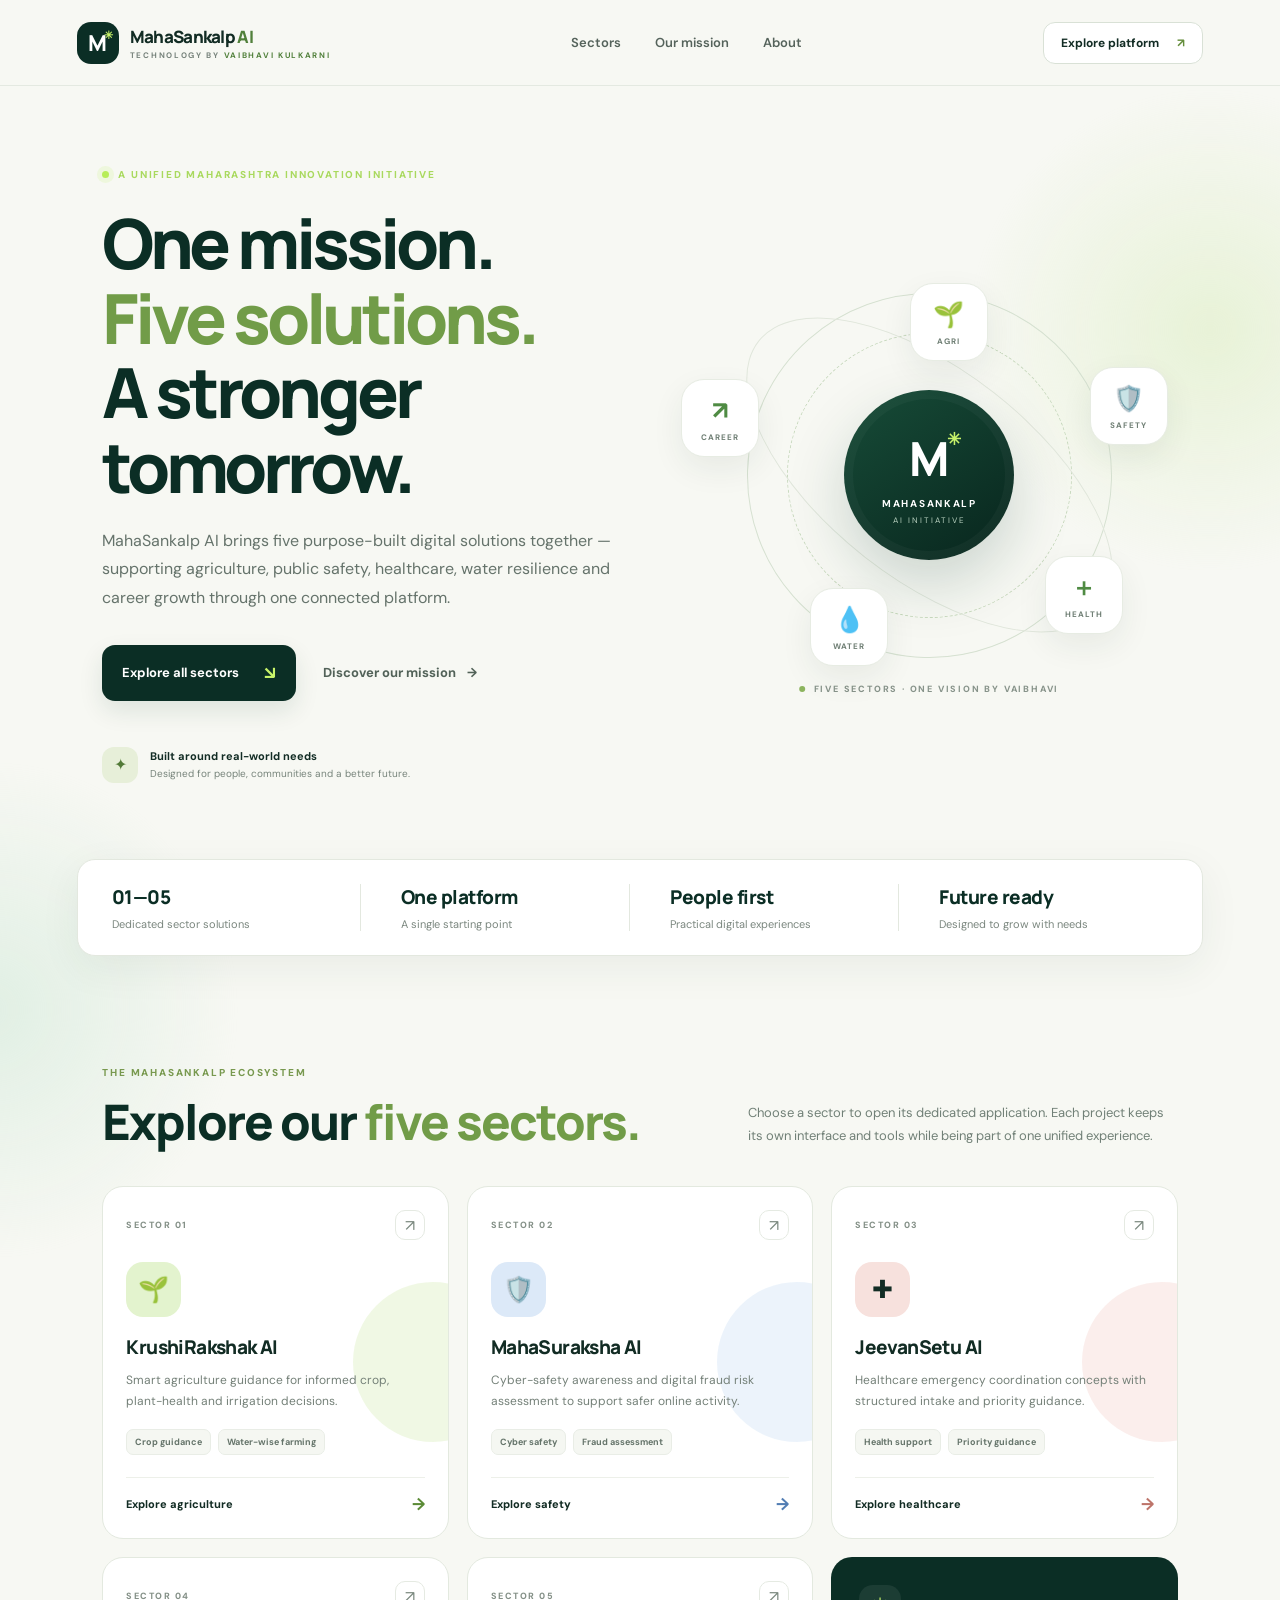
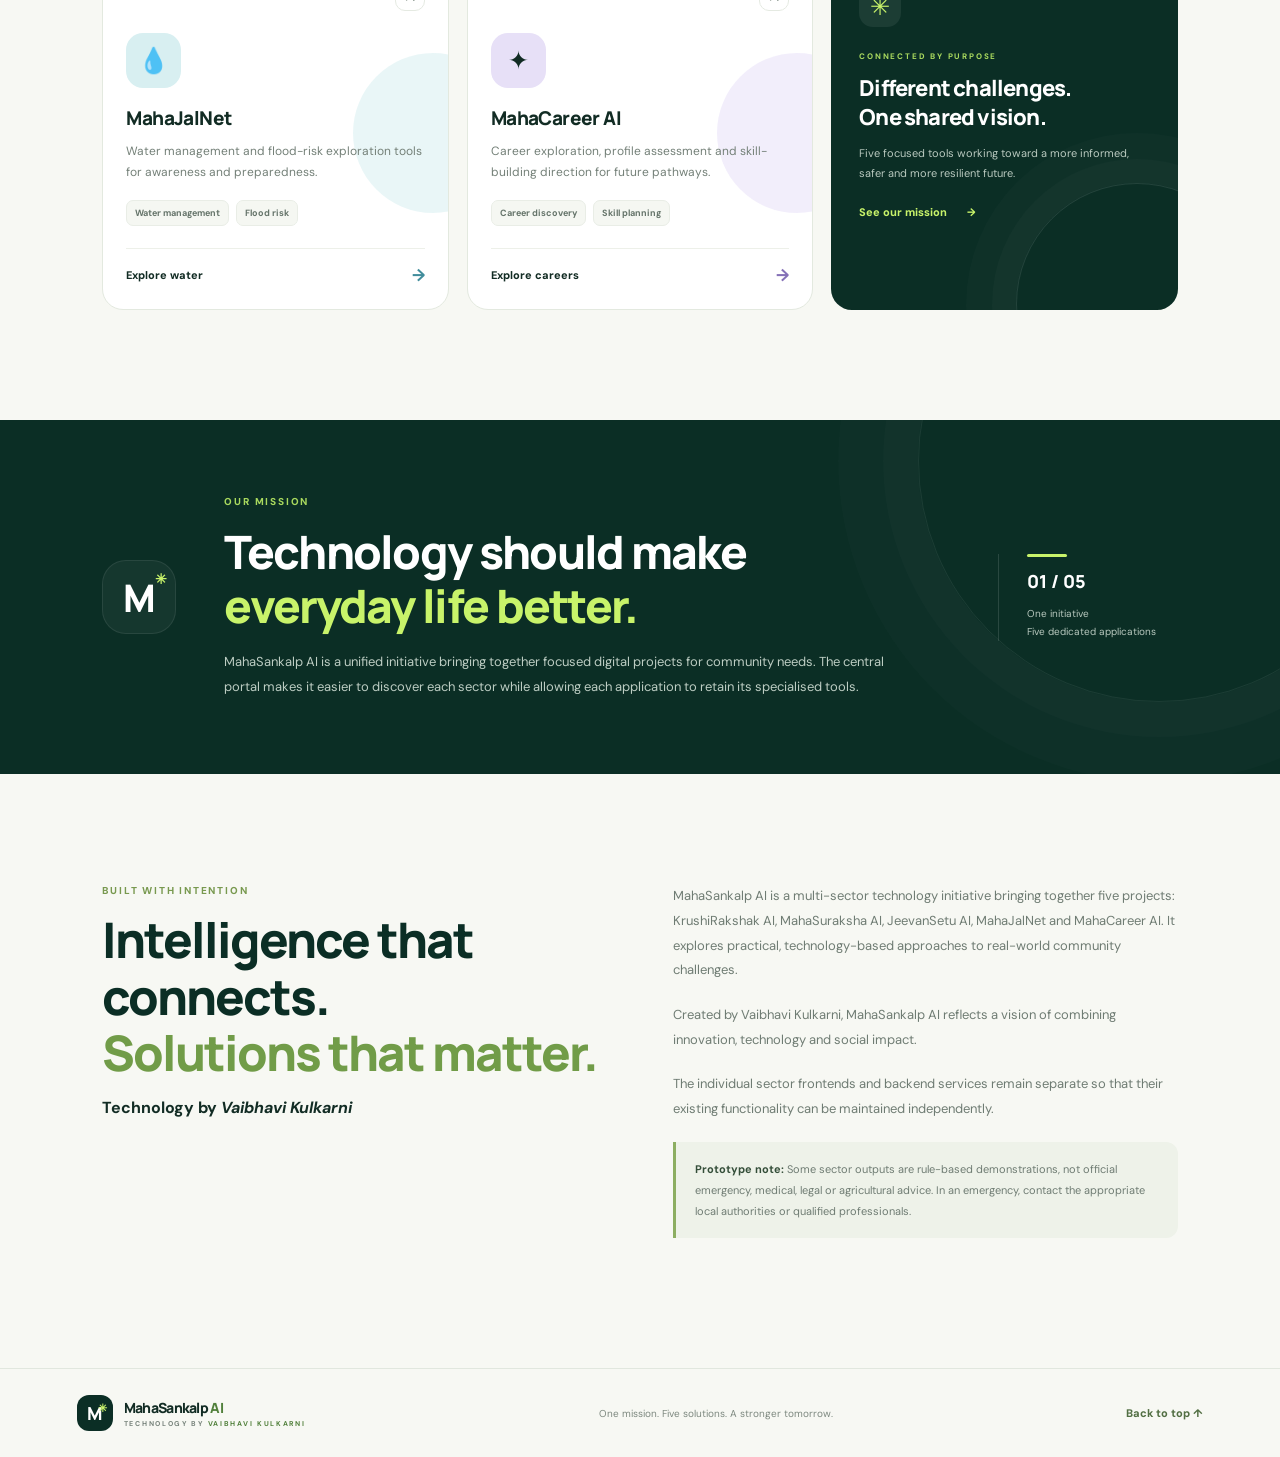
<file: index.html>
<!doctype html>
<html lang="en">
<head>
<meta charset="utf-8"><meta name="viewport" content="width=device-width,initial-scale=1">
<meta name="theme-color" content="#0c2e25"><meta name="description" content="MahaSankalp AI — one platform for five public-impact technology sectors.">
<title>MahaSankalp AI | One Mission. Five Solutions.</title><link rel="preconnect" href="https://fonts.googleapis.com"><link rel="preconnect" href="https://fonts.gstatic.com" crossorigin><link href="https://fonts.googleapis.com/css2?family=DM+Sans:wght@400;500;600;700&family=Manrope:wght@400;500;600;700;800&display=swap" rel="stylesheet"><link rel="stylesheet" href="style.css">
</head>
<body>
<div class="ambient ambient-a"></div><div class="ambient ambient-b"></div>
<header class="topbar"><a class="brand" href="#home" aria-label="MahaSankalp AI home"><span class="brand-symbol">M<span>✳</span></span><span class="brand-copy"><b>MahaSankalp <em>AI</em></b><small>TECHNOLOGY BY <em>VAIBHAVI KULKARNI</em></small></span></a><button class="menu-toggle" id="menuToggle" aria-label="Open navigation" aria-expanded="false">☰</button><nav id="nav"><a href="#sectors">Sectors</a><a href="#mission">Our mission</a><a href="#about">About</a></nav><a class="nav-cta" href="#sectors">Explore platform <span>↗</span></a></header>
<main id="home">
<section class="hero"><div class="hero-copy"><div class="eyebrow"><span class="pulse"></span> A UNIFIED MAHARASHTRA INNOVATION INITIATIVE</div><h1>One mission.<br><span>Five solutions.</span><br>A stronger tomorrow.</h1><p class="hero-text">MahaSankalp AI brings five purpose-built digital solutions together — supporting agriculture, public safety, healthcare, water resilience and career growth through one connected platform.</p><div class="hero-actions"><a class="button button-primary" href="#sectors">Explore all sectors <span>↘</span></a><a class="text-link" href="#mission">Discover our mission <span>→</span></a></div><div class="hero-meta"><div class="meta-icon">✦</div><p><b>Built around real-world needs</b><span>Designed for people, communities and a better future.</span></p></div></div>
<div class="hero-art" aria-label="Five connected sectors illustration"><div class="orbit orbit-one"></div><div class="orbit orbit-two"></div><div class="orbit orbit-three"></div><div class="core"><div class="core-mark">M<span>✳</span></div><b>MAHASANKALP</b><small>AI INITIATIVE</small></div><div class="orbit-node node-agri"><span>🌱</span><small>AGRI</small></div><div class="orbit-node node-safe"><span>🛡️</span><small>SAFETY</small></div><div class="orbit-node node-health"><span>＋</span><small>HEALTH</small></div><div class="orbit-node node-water"><span>💧</span><small>WATER</small></div><div class="orbit-node node-career"><span>↗</span><small>CAREER</small></div><div class="art-caption"><span class="caption-dot"></span> FIVE SECTORS · ONE VISION BY VAIBHAVI </div></div></section>
<section class="impact-strip"><div><strong>01—05</strong><span>Dedicated sector solutions</span></div><div><strong>One platform</strong><span>A single starting point</span></div><div><strong>People first</strong><span>Practical digital experiences</span></div><div><strong>Future ready</strong><span>Designed to grow with needs</span></div></section>
<section class="sectors section-wrap" id="sectors"><div class="section-head"><div><div class="eyebrow dark-eyebrow">THE MAHASANKALP ECOSYSTEM</div><h2>Explore our <span>five sectors.</span></h2></div><p>Choose a sector to open its dedicated application. Each project keeps its own interface and tools while being part of one unified experience.</p></div>
<div class="sector-grid">
<a class="sector-card agri" href="KrushiRakshak_AI/frontend/index.html"><div class="card-top"><span class="sector-number">SECTOR 01</span><span class="card-arrow">↗</span></div><div class="sector-icon">🌱</div><h3>KrushiRakshak AI</h3><p>Smart agriculture guidance for informed crop, plant-health and irrigation decisions.</p><div class="card-tags"><span>Crop guidance</span><span>Water-wise farming</span></div><div class="card-bottom"><span>Explore agriculture</span><b>→</b></div></a>
<a class="sector-card safety" href="MahaSuraksha_AI/frontend/index.html"><div class="card-top"><span class="sector-number">SECTOR 02</span><span class="card-arrow">↗</span></div><div class="sector-icon">🛡️</div><h3>MahaSuraksha AI</h3><p>Cyber-safety awareness and digital fraud risk assessment to support safer online activity.</p><div class="card-tags"><span>Cyber safety</span><span>Fraud assessment</span></div><div class="card-bottom"><span>Explore safety</span><b>→</b></div></a>
<a class="sector-card health" href="JeevanSetu_AI/frontend/index.html"><div class="card-top"><span class="sector-number">SECTOR 03</span><span class="card-arrow">↗</span></div><div class="sector-icon">✚</div><h3>JeevanSetu AI</h3><p>Healthcare emergency coordination concepts with structured intake and priority guidance.</p><div class="card-tags"><span>Health support</span><span>Priority guidance</span></div><div class="card-bottom"><span>Explore healthcare</span><b>→</b></div></a>
<a class="sector-card water" href="MahaJalNet/frontend/index.html"><div class="card-top"><span class="sector-number">SECTOR 04</span><span class="card-arrow">↗</span></div><div class="sector-icon">💧</div><h3>MahaJalNet</h3><p>Water management and flood-risk exploration tools for awareness and preparedness.</p><div class="card-tags"><span>Water management</span><span>Flood risk</span></div><div class="card-bottom"><span>Explore water</span><b>→</b></div></a>
<a class="sector-card career" href="http://127.0.0.1:8004/" target="_blank" rel="noopener"><div class="card-top"><span class="sector-number">SECTOR 05</span><span class="card-arrow">↗</span></div><div class="sector-icon">✦</div><h3>MahaCareer AI</h3><p>Career exploration, profile assessment and skill-building direction for future pathways.</p><div class="card-tags"><span>Career discovery</span><span>Skill planning</span></div><div class="card-bottom"><span>Explore careers</span><b>→</b></div></a>
<div class="ecosystem-card"><div class="ecosystem-orb">✳</div><div class="eyebrow">CONNECTED BY PURPOSE</div><h3>Different challenges.<br>One shared vision.</h3><p>Five focused tools working toward a more informed, safer and more resilient future.</p><a href="#mission">See our mission <span>→</span></a></div>
</div></section>
<section class="mission" id="mission"><div class="mission-inner"><div class="mission-mark">M<span>✳</span></div><div><div class="eyebrow">OUR MISSION</div><h2>Technology should make<br><span>everyday life better.</span></h2><p>MahaSankalp AI is a unified initiative bringing together focused digital projects for community needs. The central portal makes it easier to discover each sector while allowing each application to retain its specialised tools.</p></div><div class="mission-side"><div class="mission-line"></div><strong>01 / 05</strong><span>One initiative<br>Five dedicated applications</span></div></div></section>

<section class="about section-wrap" id="about">
  <div>
    <div class="eyebrow dark-eyebrow">BUILT WITH INTENTION</div>

    <h2>Intelligence that connects.<br>
      <span>Solutions that matter.</span>
    </h2>

    <p class="about-creator">
      <strong>Technology by <em>Vaibhavi Kulkarni</em></strong>
    </p>
  </div>

  <div class="about-copy">
    <p>
      MahaSankalp AI is a multi-sector technology initiative
      bringing together five projects: KrushiRakshak AI,
      MahaSuraksha AI, JeevanSetu AI, MahaJalNet and
      MahaCareer AI. It explores practical, technology-based
      approaches to real-world community challenges.
    </p>
    <p>
      Created by Vaibhavi Kulkarni, MahaSankalp AI reflects
      a vision of combining innovation, technology and
      social impact.
    </p>
    <p>
      The individual sector frontends and backend services
      remain separate so that their existing functionality
      can be maintained independently.
    </p>
    <p class="note">
      <b>Prototype note:</b> Some sector outputs are
      rule-based demonstrations, not official emergency,
      medical, legal or agricultural advice. In an emergency,
      contact the appropriate local authorities or qualified
      professionals.
    </p>
    </div>
</section>

</main><footer><a class="brand footer-brand" href="#home"><span class="brand-symbol">M<span>✳</span></span><span class="brand-copy"><b>MahaSankalp <em>AI</em></b><small>TECHNOLOGY BY <em>VAIBHAVI KULKARNI</em> </small></span></a><span>One mission. Five solutions. A stronger tomorrow.</span><a href="#home">Back to top ↑</a></footer><script src="script.js"></script></body></html>
</file>
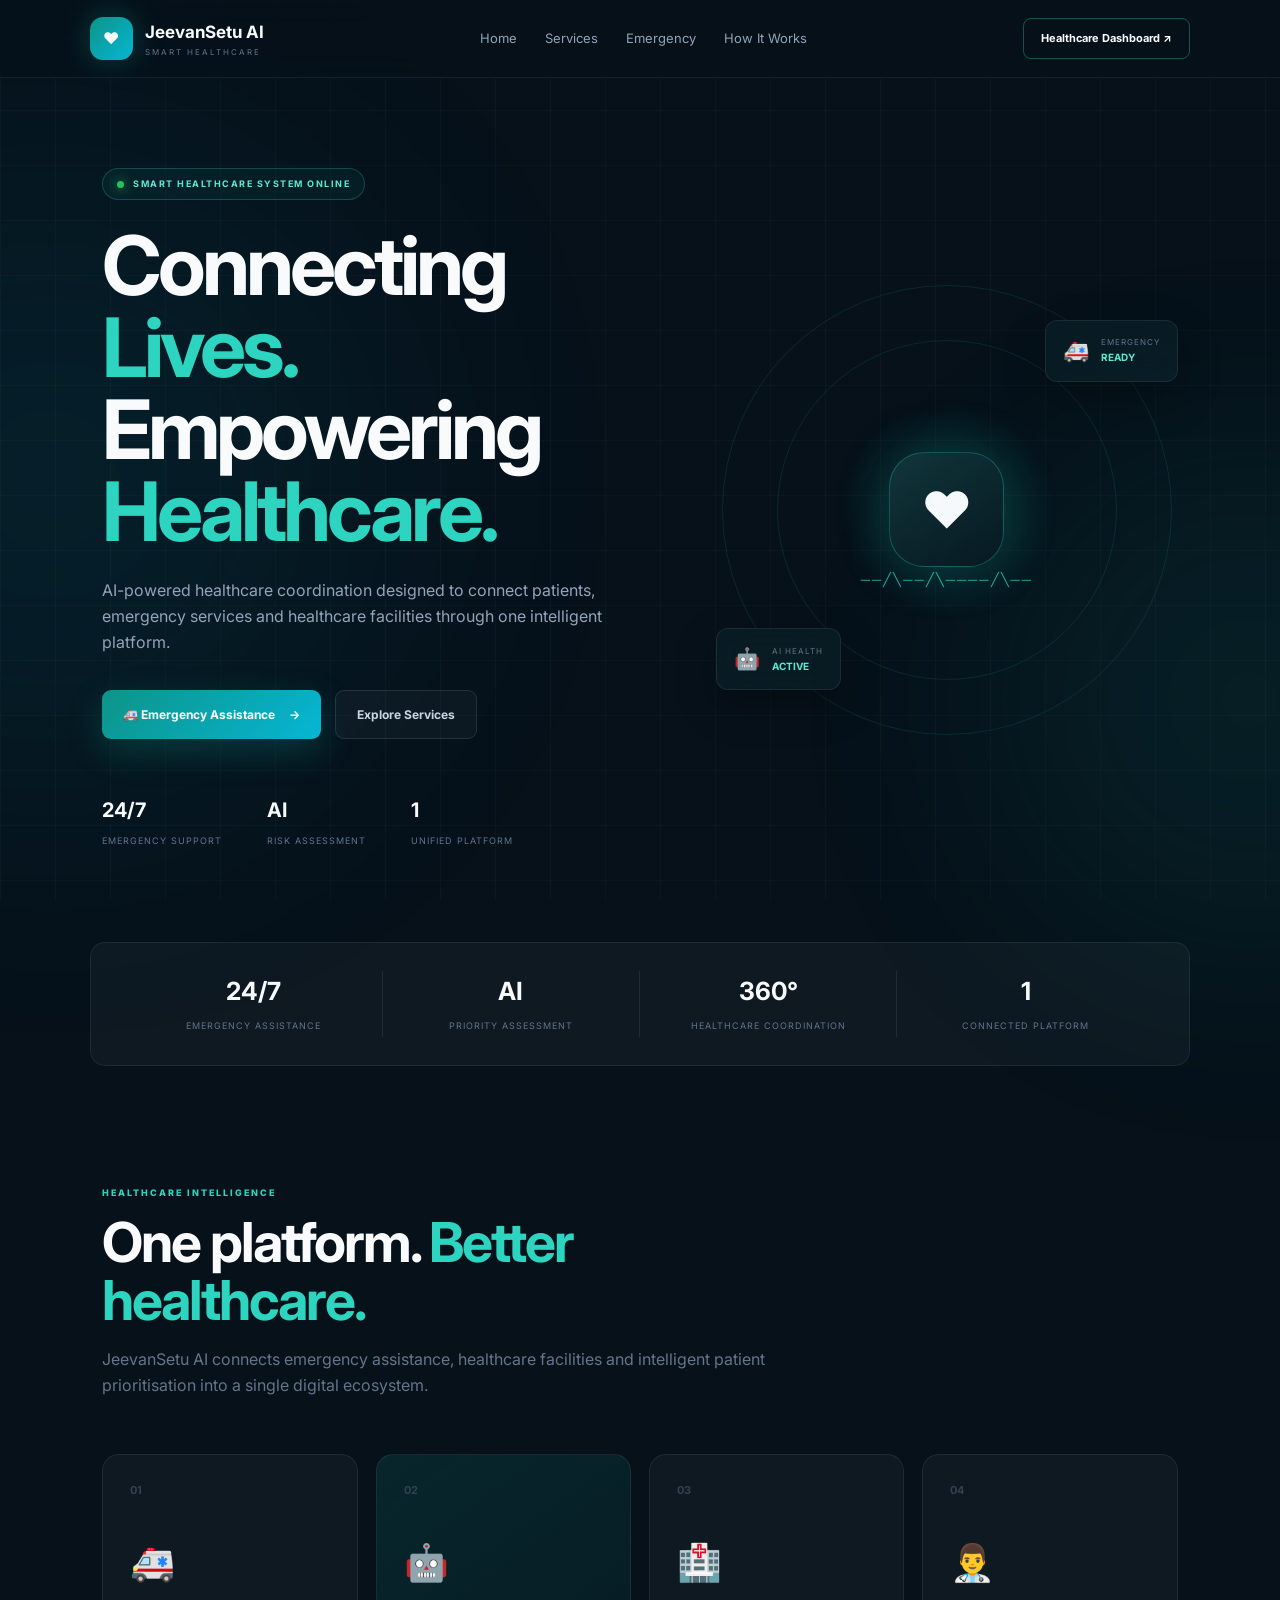
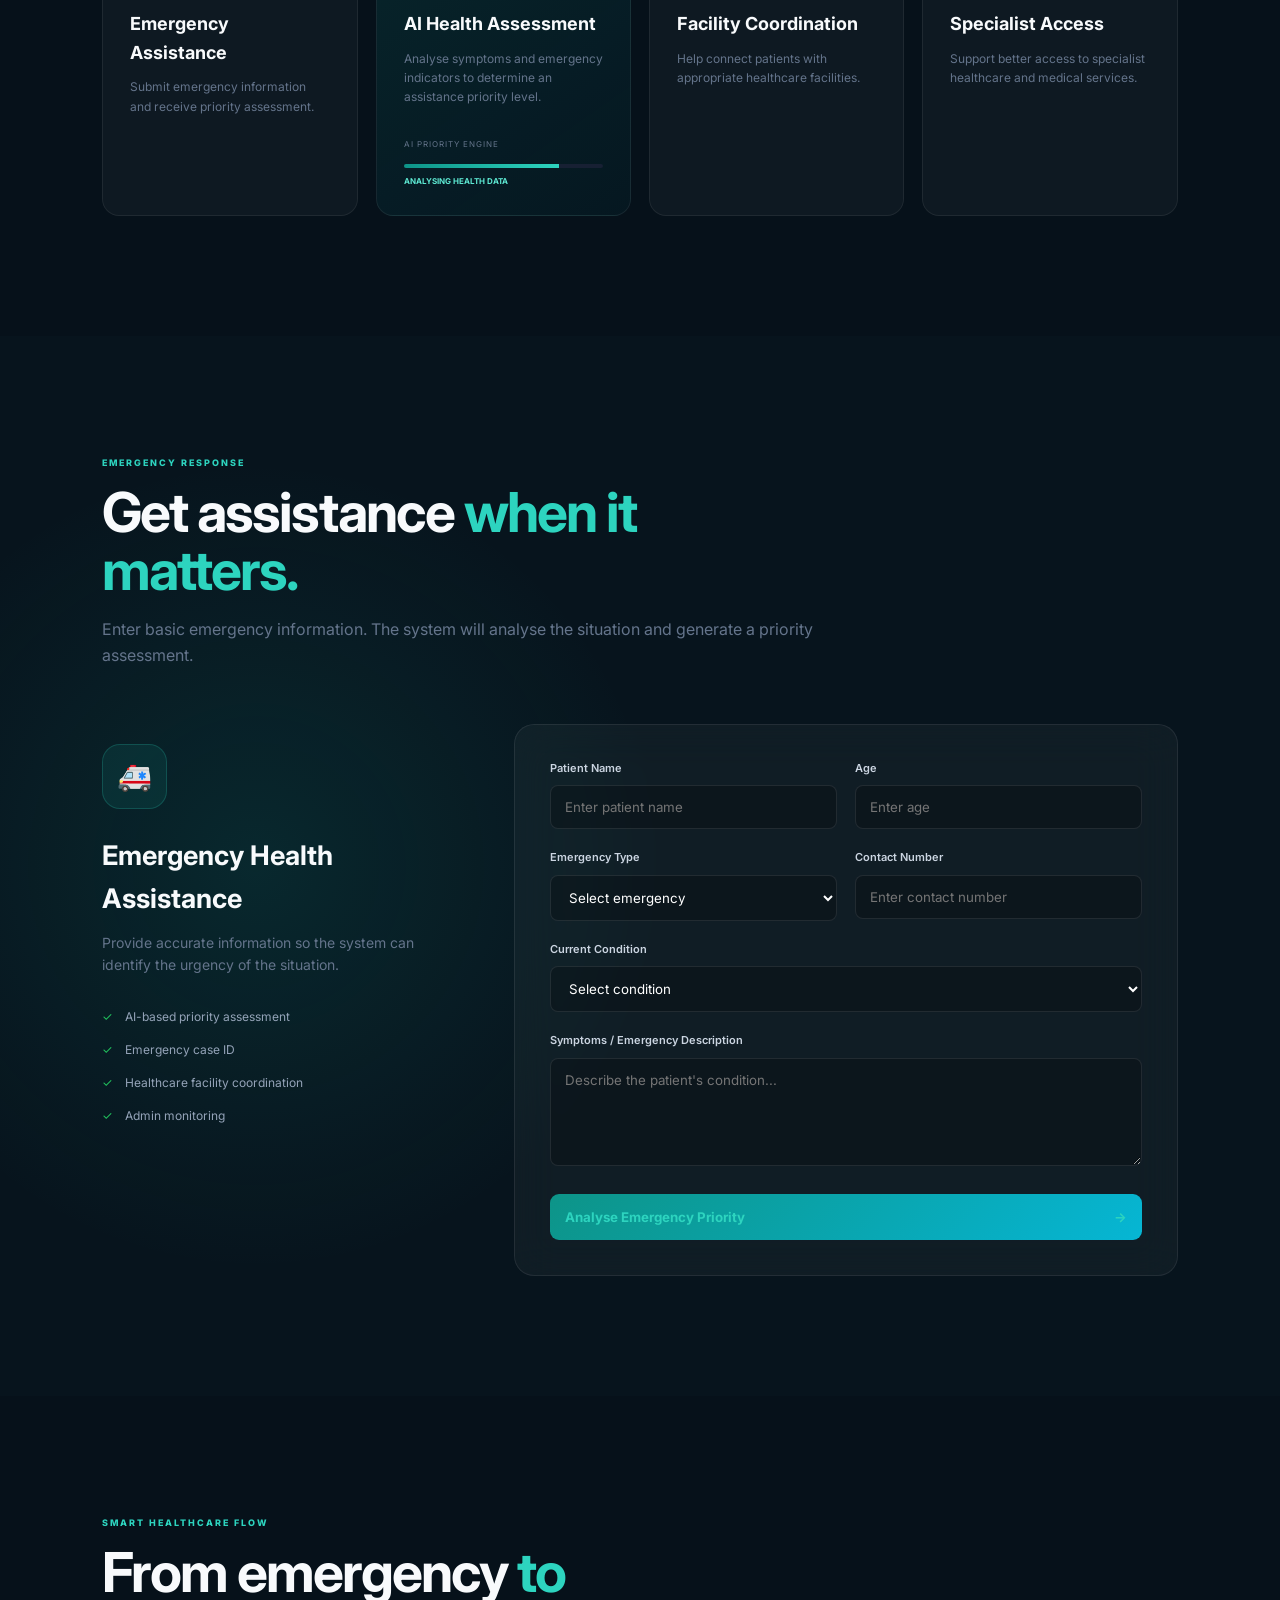
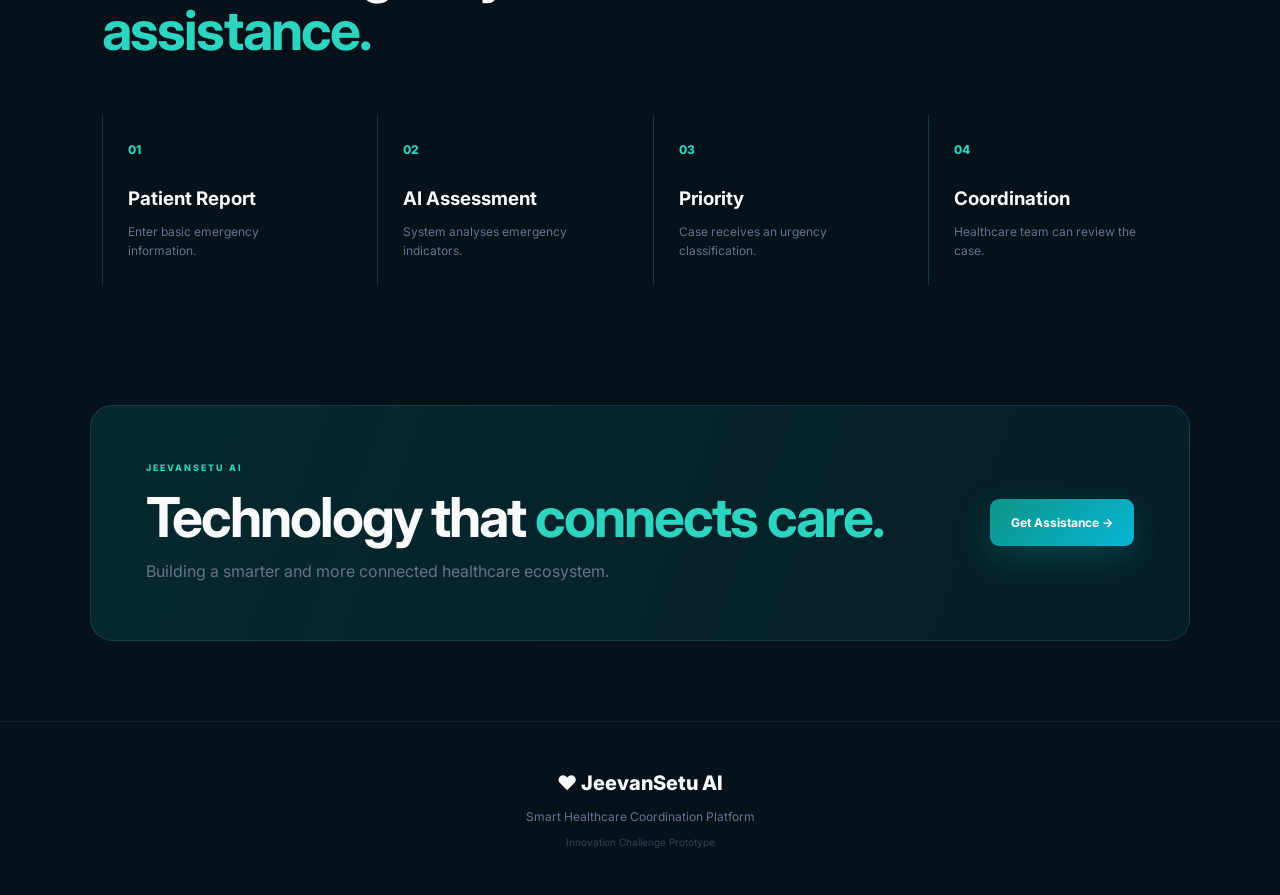
<file: JeevanSetu_AI/frontend/index.html>
<!DOCTYPE html>
<html lang="en">
<head>
    <meta charset="UTF-8">
    <meta name="viewport" content="width=device-width, initial-scale=1.0">

    <title>JeevanSetu AI | Smart Healthcare</title>

    <link rel="stylesheet" href="style.css">

    <link rel="preconnect" href="https://fonts.googleapis.com">
    <link rel="preconnect" href="https://fonts.gstatic.com" crossorigin>

    <link href="https://fonts.googleapis.com/css2?family=Inter:wght@400;500;600;700;800&display=swap" rel="stylesheet">
</head>

<body>

<div class="background"></div>


<!-- NAVBAR -->

<header class="navbar">

    <div class="brand">

        <div class="brand-icon">
            ❤️
        </div>

        <div>
            <strong>JeevanSetu AI</strong>
            <span>SMART HEALTHCARE</span>
        </div>

    </div>


    <nav>
        <a href="#home">Home</a>
        <a href="#services">Services</a>
        <a href="#emergency">Emergency</a>
        <a href="#process">How It Works</a>
    </nav>


    <a href="admin.html" class="dashboard-btn">
        Healthcare Dashboard ↗
    </a>

</header>


<!-- HERO -->

<section id="home" class="hero">

    <div class="hero-content">

        <div class="status-pill">

            <span class="pulse"></span>

            SMART HEALTHCARE SYSTEM ONLINE

        </div>


        <h1>

            Connecting
            <span>Lives.</span>

            Empowering
            <span>Healthcare.</span>

        </h1>


        <p>

            AI-powered healthcare coordination designed to
            connect patients, emergency services and healthcare
            facilities through one intelligent platform.

        </p>


        <div class="hero-buttons">

            <a href="#emergency" class="primary-btn">

                🚑 Emergency Assistance
                <span>→</span>

            </a>


            <a href="#services" class="secondary-btn">

                Explore Services

            </a>

        </div>


        <div class="hero-stats">

            <div>

                <strong>24/7</strong>

                <span>Emergency Support</span>

            </div>


            <div>

                <strong>AI</strong>

                <span>Risk Assessment</span>

            </div>


            <div>

                <strong>1</strong>

                <span>Unified Platform</span>

            </div>

        </div>

    </div>


    <!-- HEALTH VISUAL -->

    <div class="health-visual">

        <div class="circle circle-one"></div>

        <div class="circle circle-two"></div>


        <div class="health-core">

            <div class="heart">

                ❤️

            </div>

            <div class="ecg">

                ──╱╲──╱╲────╱╲──

            </div>

        </div>


        <div class="floating-card card-one">

            <span>🚑</span>

            <div>

                <small>EMERGENCY</small>

                <strong>READY</strong>

            </div>

        </div>


        <div class="floating-card card-two">

            <span>🤖</span>

            <div>

                <small>AI HEALTH</small>

                <strong>ACTIVE</strong>

            </div>

        </div>

    </div>

</section>


<!-- STATS -->

<section class="stats-section">

    <div class="stat">

        <strong>24/7</strong>

        <span>Emergency Assistance</span>

    </div>


    <div class="stat">

        <strong>AI</strong>

        <span>Priority Assessment</span>

    </div>


    <div class="stat">

        <strong>360°</strong>

        <span>Healthcare Coordination</span>

    </div>


    <div class="stat">

        <strong>1</strong>

        <span>Connected Platform</span>

    </div>

</section>


<!-- SERVICES -->

<section id="services" class="section">

    <div class="section-heading">

        <div class="mini-label">
            HEALTHCARE INTELLIGENCE
        </div>


        <h2>

            One platform.
            <span>Better healthcare.</span>

        </h2>


        <p>

            JeevanSetu AI connects emergency assistance,
            healthcare facilities and intelligent patient
            prioritisation into a single digital ecosystem.

        </p>

    </div>


    <div class="service-grid">


        <div class="service-card">

            <div class="number">01</div>

            <div class="service-icon">
                🚑
            </div>

            <h3>
                Emergency Assistance
            </h3>

            <p>

                Submit emergency information and
                receive priority assessment.

            </p>

            <div class="bottom-line"></div>

        </div>


        <div class="service-card featured">

            <div class="number">02</div>

            <div class="service-icon">
                🤖
            </div>

            <h3>
                AI Health Assessment
            </h3>

            <p>

                Analyse symptoms and emergency indicators
                to determine an assistance priority level.

            </p>


            <div class="ai-meter">

                <small>AI PRIORITY ENGINE</small>

                <div class="meter">

                    <div></div>

                </div>

                <strong>
                    ANALYSING HEALTH DATA
                </strong>

            </div>

        </div>


        <div class="service-card">

            <div class="number">03</div>

            <div class="service-icon">
                🏥
            </div>

            <h3>
                Facility Coordination
            </h3>

            <p>

                Help connect patients with appropriate
                healthcare facilities.

            </p>

            <div class="bottom-line"></div>

        </div>


        <div class="service-card">

            <div class="number">04</div>

            <div class="service-icon">
                👨‍⚕️
            </div>

            <h3>
                Specialist Access
            </h3>

            <p>

                Support better access to specialist
                healthcare and medical services.

            </p>

            <div class="bottom-line"></div>

        </div>

    </div>

</section>


<!-- EMERGENCY -->

<section id="emergency" class="emergency-section">

    <div class="section-heading">

        <div class="mini-label">
            EMERGENCY RESPONSE
        </div>


        <h2>

            Get assistance
            <span>when it matters.</span>

        </h2>


        <p>

            Enter basic emergency information.
            The system will analyse the situation and
            generate a priority assessment.

        </p>

    </div>


    <div class="emergency-layout">


        <!-- INFORMATION -->

        <div class="emergency-info">

            <div class="emergency-icon">
                🚑
            </div>


            <h3>
                Emergency Health Assistance
            </h3>


            <p>

                Provide accurate information so the system
                can identify the urgency of the situation.

            </p>


            <div class="points">

                <div>

                    <span>✓</span>

                    AI-based priority assessment

                </div>


                <div>

                    <span>✓</span>

                    Emergency case ID

                </div>


                <div>

                    <span>✓</span>

                    Healthcare facility coordination

                </div>


                <div>

                    <span>✓</span>

                    Admin monitoring

                </div>

            </div>

        </div>


        <!-- FORM -->

        <div class="emergency-card">

            <form id="healthForm">


                <div class="input-row">

                    <div class="input-box">

                        <label>
                            Patient Name
                        </label>

                        <input
                            type="text"
                            id="patientName"
                            placeholder="Enter patient name"
                            required
                        >

                    </div>


                    <div class="input-box">

                        <label>
                            Age
                        </label>

                        <input
                            type="number"
                            id="age"
                            min="1"
                            max="120"
                            placeholder="Enter age"
                            required
                        >

                    </div>

                </div>


                <div class="input-row">

                    <div class="input-box">

                        <label>
                            Emergency Type
                        </label>


                        <select
                            id="emergencyType"
                            required
                        >

                            <option value="">
                                Select emergency
                            </option>

                            <option>
                                Accident
                            </option>

                            <option>
                                Breathing Difficulty
                            </option>

                            <option>
                                Chest Pain
                            </option>

                            <option>
                                Severe Injury
                            </option>

                            <option>
                                High Fever
                            </option>

                            <option>
                                Pregnancy Emergency
                            </option>

                            <option>
                                Other
                            </option>

                        </select>

                    </div>


                    <div class="input-box">

                        <label>
                            Contact Number
                        </label>

                        <input
                            type="tel"
                            id="phone"
                            placeholder="Enter contact number"
                            required
                        >

                    </div>

                </div>


                <div class="input-box">

                    <label>
                        Current Condition
                    </label>


                    <select
                        id="condition"
                        required
                    >

                        <option value="">
                            Select condition
                        </option>

                        <option>
                            Stable
                        </option>

                        <option>
                            Serious
                        </option>

                        <option>
                            Critical
                        </option>

                        <option>
                            Unconscious
                        </option>

                    </select>

                </div>


                <div class="input-box">

                    <label>
                        Symptoms / Emergency Description
                    </label>


                    <textarea
                        id="description"
                        rows="5"
                        placeholder="Describe the patient's condition..."
                        required
                    ></textarea>

                </div>


                <button
                    type="submit"
                    class="analyse-btn"
                >

                    <span>
                        Analyse Emergency Priority
                    </span>

                    <span>
                        →
                    </span>

                </button>

            </form>


            <!-- RESULT -->

            <div
                id="result"
                class="result-box"
            >

                <div class="result-top">

                    <div>

                        <small>
                            AI HEALTH ASSESSMENT
                        </small>

                        <h3 id="priority">
                            Awaiting analysis...
                        </h3>

                    </div>


                    <div class="result-icon">
                        ❤️
                    </div>

                </div>


                <div class="result-details">

                    <div>

                        <small>
                            PRIORITY SCORE
                        </small>

                        <strong id="score">
                            -
                        </strong>

                    </div>


                    <div>

                        <small>
                            CASE ID
                        </small>

                        <strong id="caseId">
                            -
                        </strong>

                    </div>

                </div>


                <p id="message"></p>

            </div>

        </div>

    </div>

</section>


<!-- PROCESS -->

<section
    id="process"
    class="section process-section"
>

    <div class="section-heading">

        <div class="mini-label">
            SMART HEALTHCARE FLOW
        </div>


        <h2>

            From emergency
            <span>to assistance.</span>

        </h2>

    </div>


    <div class="timeline">


        <div class="timeline-item">

            <div class="timeline-number">
                01
            </div>

            <h3>
                Patient Report
            </h3>

            <p>
                Enter basic emergency information.
            </p>

        </div>


        <div class="timeline-item">

            <div class="timeline-number">
                02
            </div>

            <h3>
                AI Assessment
            </h3>

            <p>
                System analyses emergency indicators.
            </p>

        </div>


        <div class="timeline-item">

            <div class="timeline-number">
                03
            </div>

            <h3>
                Priority
            </h3>

            <p>
                Case receives an urgency classification.
            </p>

        </div>


        <div class="timeline-item">

            <div class="timeline-number">
                04
            </div>

            <h3>
                Coordination
            </h3>

            <p>
                Healthcare team can review the case.
            </p>

        </div>

    </div>

</section>


<!-- CTA -->

<section class="cta">

    <div>

        <div class="mini-label">
            JEEVANSETU AI
        </div>


        <h2>

            Technology that
            <span>connects care.</span>

        </h2>


        <p>

            Building a smarter and more connected
            healthcare ecosystem.

        </p>

    </div>


    <a
        href="#emergency"
        class="primary-btn"
    >

        Get Assistance →

    </a>

</section>


<!-- FOOTER -->

<footer>

    <div class="footer-brand">
        ❤️ JeevanSetu AI
    </div>


    <p>
        Smart Healthcare Coordination Platform
    </p>


    <span>
        Innovation Challenge Prototype
    </span>

</footer>


<script>

const form =
    document.getElementById("healthForm");


form.addEventListener(
    "submit",
    async function(event) {

        event.preventDefault();


        const patientName =
            document.getElementById(
                "patientName"
            ).value;


        const age =
            Number(
                document.getElementById(
                    "age"
                ).value
            );


        const emergencyType =
            document.getElementById(
                "emergencyType"
            ).value;


        const phone =
            document.getElementById(
                "phone"
            ).value;


        const condition =
            document.getElementById(
                "condition"
            ).value;


        const description =
            document.getElementById(
                "description"
            ).value;


        const result =
            document.getElementById(
                "result"
            );


        result.classList.add("show");


        try {

            const response =
                await fetch(
                    "http://127.0.0.1:8002/analyse",
                    {

                        method: "POST",

                        headers: {
                            "Content-Type":
                                "application/json"
                        },

                        body: JSON.stringify({

                            patient_name:
                                patientName,

                            age:
                                age,

                            emergency_type:
                                emergencyType,

                            phone:
                                phone,

                            condition:
                                condition,

                            description:
                                description

                        })

                    }
                );


            if (!response.ok) {

                throw new Error(
                    "Server error"
                );

            }


            const data =
                await response.json();


            document.getElementById(
                "priority"
            ).textContent =
                data.priority;


            document.getElementById(
                "score"
            ).textContent =
                data.score + "/100";


            document.getElementById(
                "caseId"
            ).textContent =
                data.case_id;


            document.getElementById(
                "message"
            ).textContent =
                data.message;


            const report = {

                case_id:
                    data.case_id,

                patient_name:
                    patientName,

                age:
                    age,

                emergency_type:
                    emergencyType,

                phone:
                    phone,

                condition:
                    condition,

                description:
                    description,

                priority:
                    data.priority,

                score:
                    data.score,

                date:
                    new Date()
                        .toLocaleString()

            };


            let reports =
                JSON.parse(
                    localStorage.getItem(
                        "jeevanSetuReports"
                    )
                ) || [];


            reports.push(report);


            localStorage.setItem(
                "jeevanSetuReports",
                JSON.stringify(reports)
            );


            result.scrollIntoView({
                behavior: "smooth",
                block: "center"
            });

        }

        catch(error) {

            document.getElementById(
                "priority"
            ).textContent =
                "BACKEND OFFLINE";


            document.getElementById(
                "score"
            ).textContent =
                "-";


            document.getElementById(
                "caseId"
            ).textContent =
                "-";


            document.getElementById(
                "message"
            ).textContent =
                "Please start the JeevanSetu AI backend.";

        }

    }

);

</script>

</body>
</html>
</file>
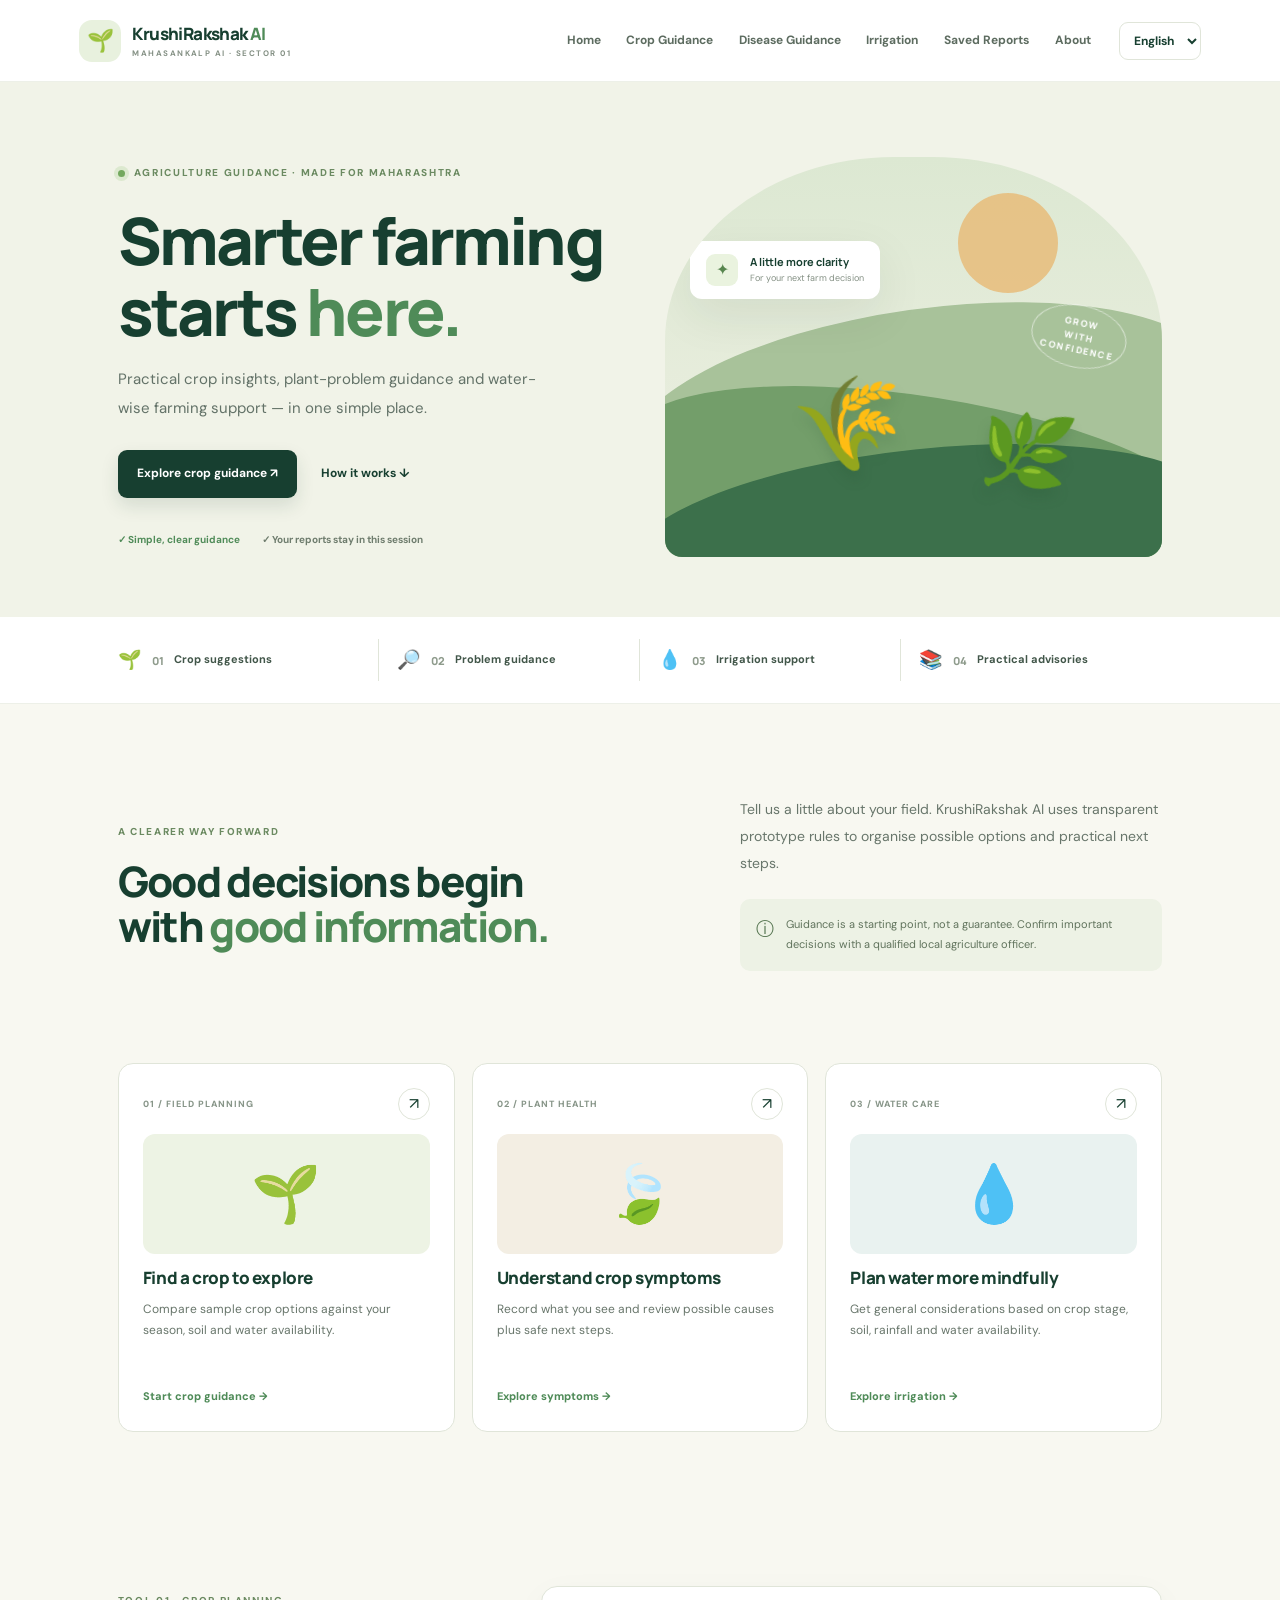
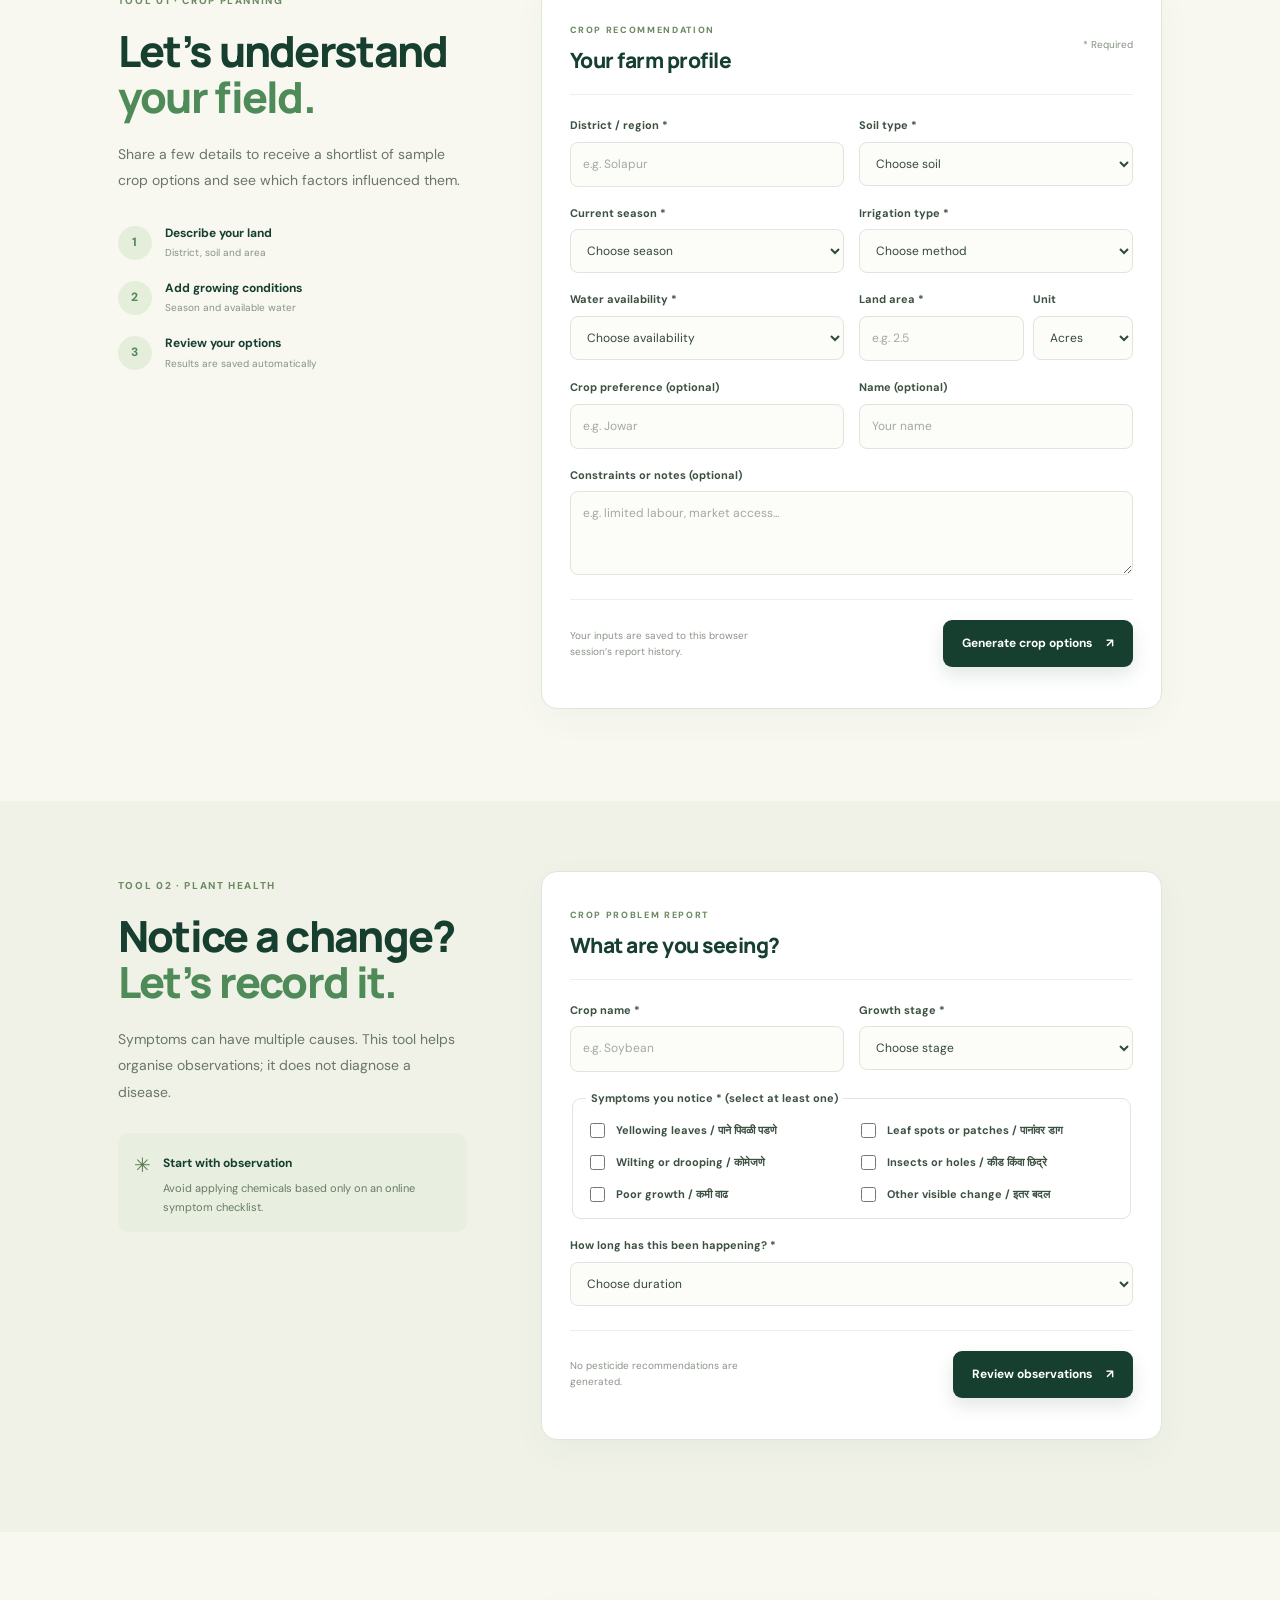
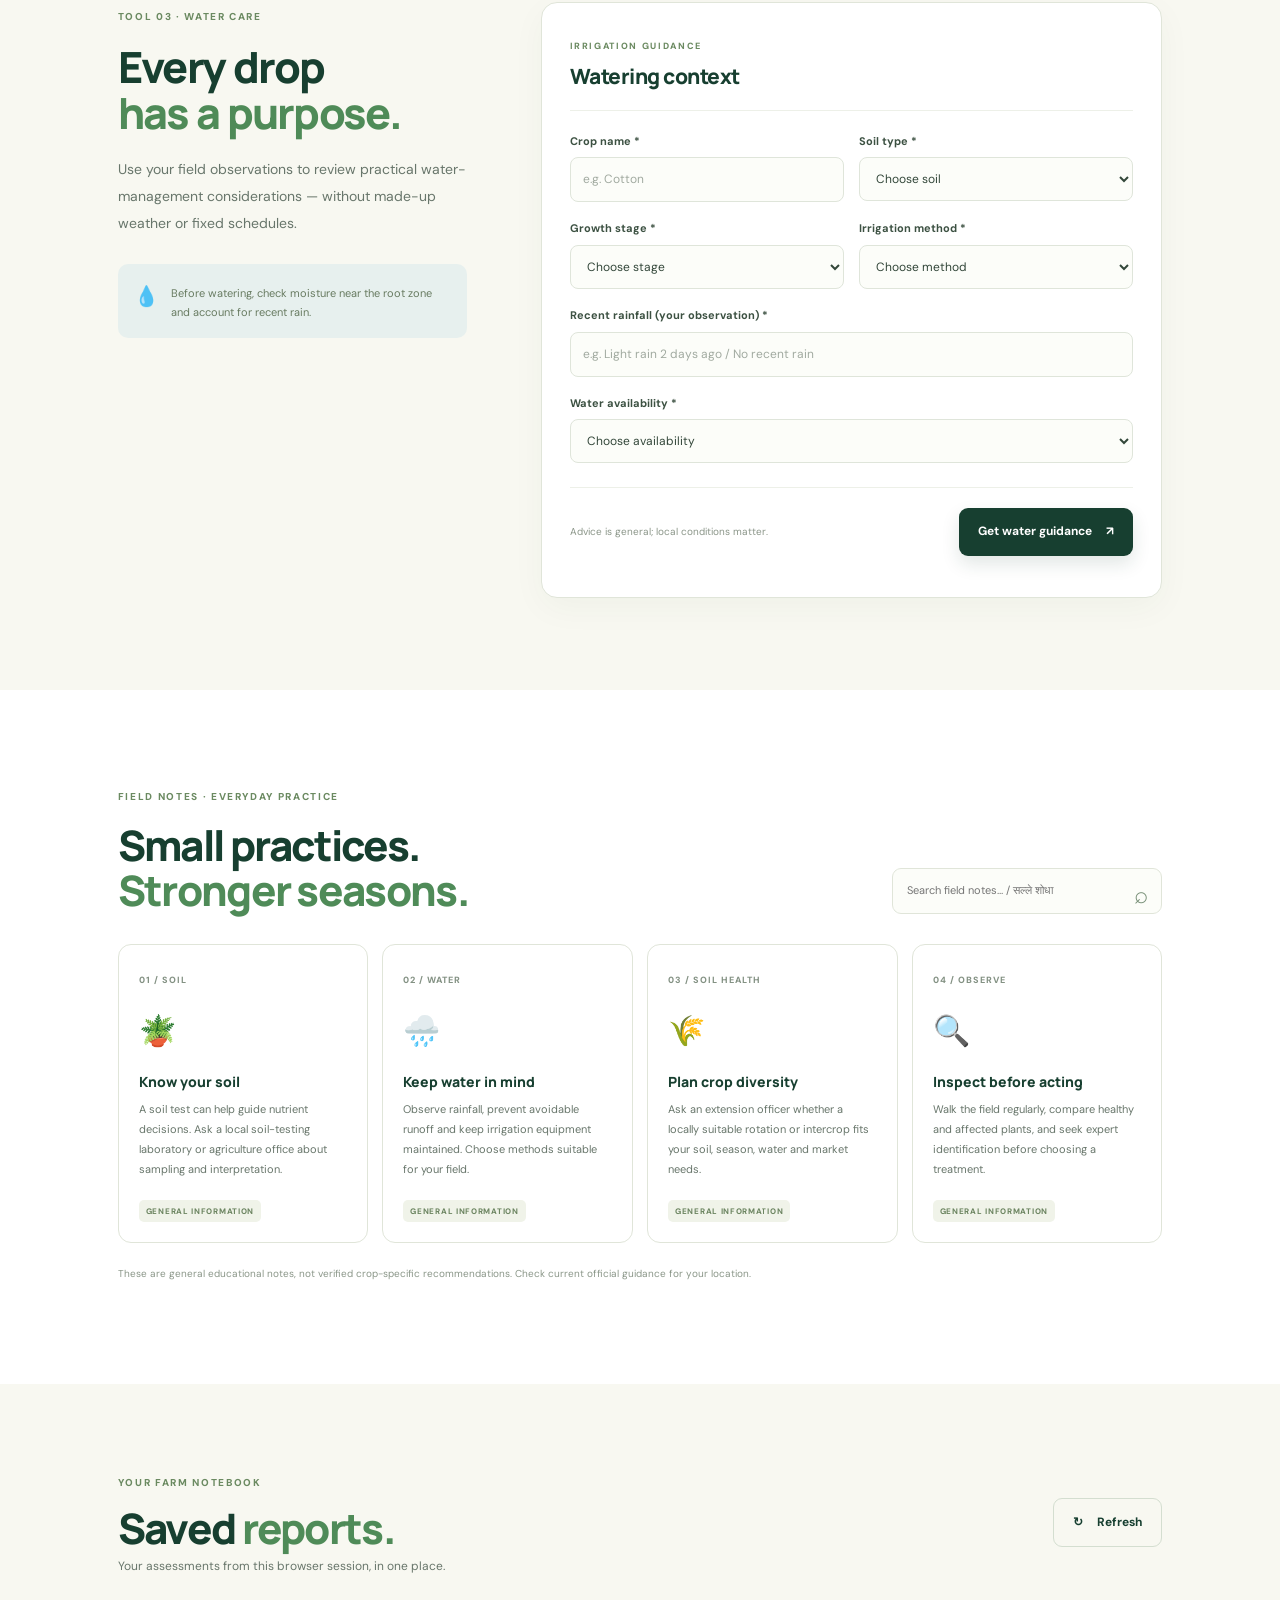
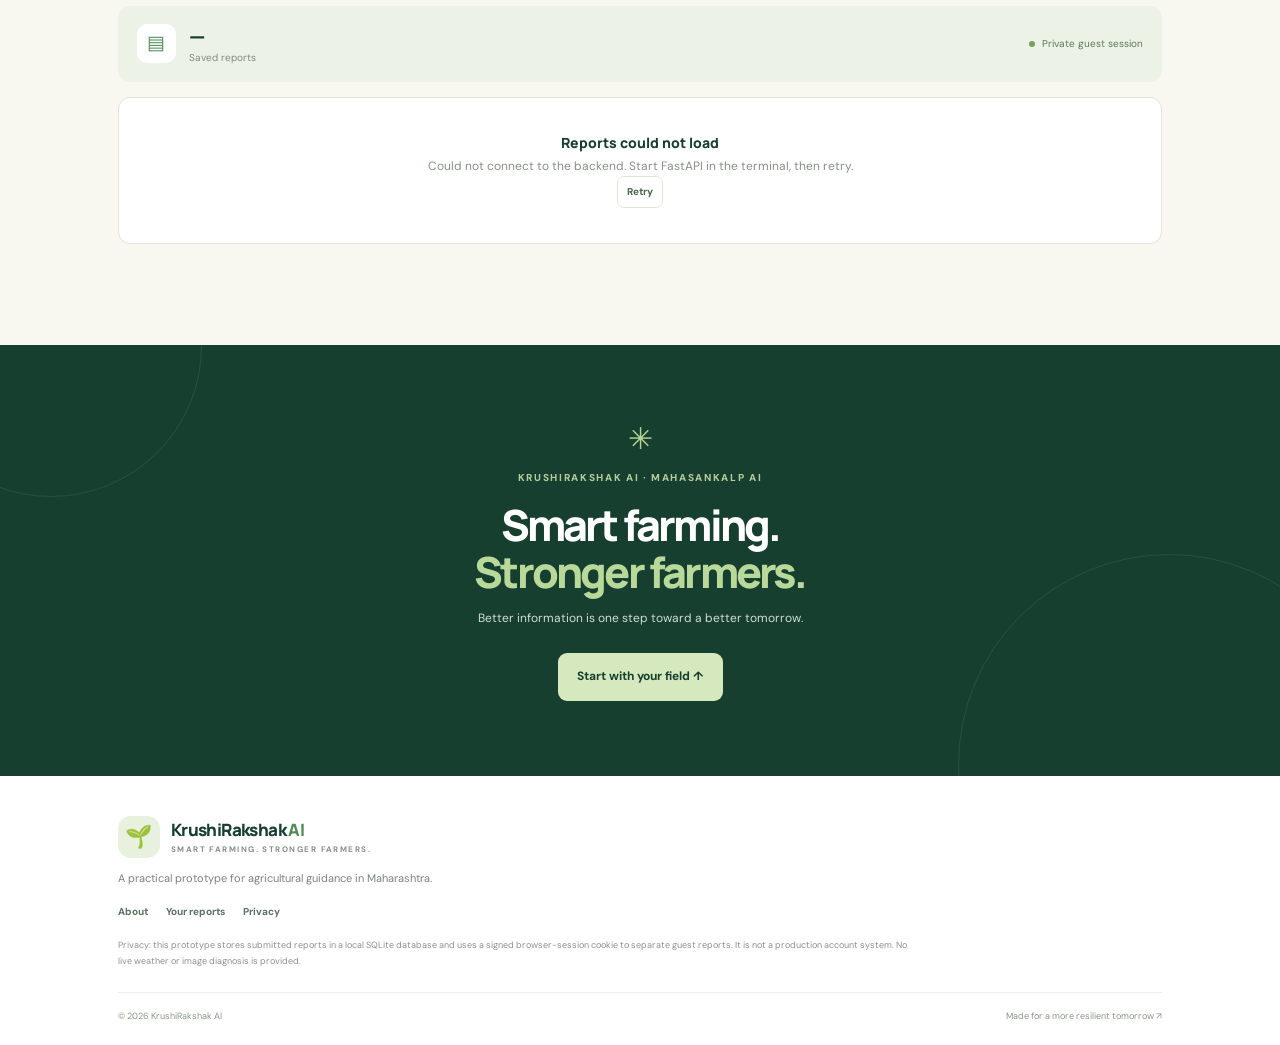
<file: KrushiRakshak_AI/frontend/index.html>
<!doctype html>
<html lang="en">
<head><meta charset="utf-8"><meta name="viewport" content="width=device-width,initial-scale=1"><meta name="theme-color" content="#174b35"><meta name="description" content="Practical, understandable agriculture guidance for Maharashtra farmers."><title>KrushiRakshak AI — Smart Farming</title><link rel="stylesheet" href="style.css"></head>
<body>
<header class="topbar"><a class="brand" href="#home"><span class="brand-mark">🌱</span><span><b>KrushiRakshak <em>AI</em></b><small>MAHASANKALP AI · SECTOR 01</small></span></a><button class="menu-toggle" id="menuToggle" aria-label="Toggle navigation">☰</button><nav id="mainNav"><a href="#home" data-en="Home" data-mr="मुख्यपृष्ठ">Home</a><a href="#crop" data-en="Crop Guidance" data-mr="पीक मार्गदर्शन">Crop Guidance</a><a href="#disease" data-en="Disease Guidance" data-mr="पीक समस्या">Disease Guidance</a><a href="#irrigation" data-en="Irrigation" data-mr="सिंचन">Irrigation</a><a href="#reports" data-en="Saved Reports" data-mr="जतन केलेले अहवाल">Saved Reports</a><a href="#about" data-en="About" data-mr="माहिती">About</a></nav><label class="language-picker"><span class="sr-only">Language</span><select id="languageSelect" aria-label="Language"><option value="en">English</option><option value="mr">मराठी</option></select></label></header>
<main>
<section class="hero" id="home"><div class="hero-copy"><div class="eyebrow"><span class="live-dot"></span><span data-en="AGRICULTURE GUIDANCE · MADE FOR MAHARASHTRA" data-mr="कृषी मार्गदर्शन · महाराष्ट्रासाठी">AGRICULTURE GUIDANCE · MADE FOR MAHARASHTRA</span></div><h1 data-en="Smarter farming<br>starts <span>here.</span>" data-mr="स्मार्ट शेतीची<br>सुरुवात <span>इथून.</span>">Smarter farming<br>starts <span>here.</span></h1><p data-en="Practical crop insights, plant-problem guidance and water-wise farming support — in one simple place." data-mr="पीक निवड, पिकांच्या समस्यांसाठी मार्गदर्शन आणि पाणी बचतीचे उपाय — आता एकाच ठिकाणी.">Practical crop insights, plant-problem guidance and water-wise farming support — in one simple place.</p><div class="hero-actions"><a class="btn btn-primary" href="#crop" data-en="Explore crop guidance ↗" data-mr="पीक मार्गदर्शन पहा ↗">Explore crop guidance ↗</a><a class="text-link" href="#how" data-en="How it works ↓" data-mr="हे कसे कार्य करते ↓">How it works ↓</a></div><div class="trust-row"><span>✓ <span data-en="Simple, clear guidance" data-mr="सोपे आणि स्पष्ट मार्गदर्शन">Simple, clear guidance</span></span><span>✓ <span data-en="Your reports stay in this session" data-mr="अहवाल या सत्रात जतन होतात">Your reports stay in this session</span></span></div></div><div class="hero-art"><div class="sun"></div><div class="field field-back"></div><div class="field field-mid"></div><div class="field field-front"></div><div class="plant plant-one">🌾</div><div class="plant plant-two">🌿</div><div class="floating-card"><span class="float-icon">✦</span><div><b data-en="A little more clarity" data-mr="अधिक स्पष्ट मार्गदर्शन">A little more clarity</b><small data-en="For your next farm decision" data-mr="तुमच्या पुढील शेती निर्णयासाठी">For your next farm decision</small></div></div><div class="hero-stamp">GROW<br>WITH<br>CONFIDENCE</div></div></section>
<section class="quick-stats" aria-label="Available tools"><div><span class="stat-icon">🌱</span><b>01</b><span data-en="Crop suggestions" data-mr="पीक सूचना">Crop suggestions</span></div><div><span class="stat-icon">🔎</span><b>02</b><span data-en="Problem guidance" data-mr="समस्या मार्गदर्शन">Problem guidance</span></div><div><span class="stat-icon">💧</span><b>03</b><span data-en="Irrigation support" data-mr="सिंचन सहाय्य">Irrigation support</span></div><div><span class="stat-icon">📚</span><b>04</b><span data-en="Practical advisories" data-mr="उपयुक्त सल्ले">Practical advisories</span></div></section>
<section class="section intro" id="how"><div class="section-heading"><span class="kicker">A CLEARER WAY FORWARD</span><h2 data-en="Good decisions begin<br>with <span>good information.</span>" data-mr="योग्य माहितीमुळे<br><span>योग्य निर्णय.</span>">Good decisions begin<br>with <span>good information.</span></h2></div><div class="intro-text"><p data-en="Tell us a little about your field. KrushiRakshak AI uses transparent prototype rules to organise possible options and practical next steps." data-mr="तुमच्या शेताबद्दल थोडी माहिती द्या. KrushiRakshak AI नमुना नियमांच्या आधारे पर्याय आणि पुढील पावले सुचवते.">Tell us a little about your field. KrushiRakshak AI uses transparent prototype rules to organise possible options and practical next steps.</p><div class="note"><span>ⓘ</span><p data-en="Guidance is a starting point, not a guarantee. Confirm important decisions with a qualified local agriculture officer." data-mr="हे मार्गदर्शन सुरुवातीचा आधार आहे, हमी नाही. महत्त्वाचे निर्णय स्थानिक कृषी अधिकाऱ्यांशी तपासून घ्या.">Guidance is a starting point, not a guarantee. Confirm important decisions with a qualified local agriculture officer.</p></div></div></section>
<section class="tools-grid"><a class="tool-card crop-card" href="#crop"><div class="tool-top"><span class="tool-number">01 / FIELD PLANNING</span><span class="round-arrow">↗</span></div><div class="tool-illustration crop-illustration">🌱</div><h3 data-en="Find a crop to explore" data-mr="पीक पर्याय शोधा">Find a crop to explore</h3><p data-en="Compare sample crop options against your season, soil and water availability." data-mr="हंगाम, माती आणि पाण्याच्या उपलब्धतेनुसार नमुना पीक पर्याय तपासा.">Compare sample crop options against your season, soil and water availability.</p><span class="card-link" data-en="Start crop guidance →" data-mr="पीक मार्गदर्शन सुरू करा →">Start crop guidance →</span></a><a class="tool-card disease-card" href="#disease"><div class="tool-top"><span class="tool-number">02 / PLANT HEALTH</span><span class="round-arrow">↗</span></div><div class="tool-illustration disease-illustration">🍃</div><h3 data-en="Understand crop symptoms" data-mr="पिकांची लक्षणे समजून घ्या">Understand crop symptoms</h3><p data-en="Record what you see and review possible causes plus safe next steps." data-mr="दिसणारी लक्षणे नोंदवा आणि संभाव्य कारणे व सुरक्षित पुढील पावले पहा.">Record what you see and review possible causes plus safe next steps.</p><span class="card-link" data-en="Explore symptoms →" data-mr="लक्षणे नोंदवा →">Explore symptoms →</span></a><a class="tool-card water-card" href="#irrigation"><div class="tool-top"><span class="tool-number">03 / WATER CARE</span><span class="round-arrow">↗</span></div><div class="tool-illustration water-illustration">💧</div><h3 data-en="Plan water more mindfully" data-mr="पाण्याचे नियोजन करा">Plan water more mindfully</h3><p data-en="Get general considerations based on crop stage, soil, rainfall and water availability." data-mr="पीक अवस्था, माती, पाऊस आणि पाण्याच्या उपलब्धतेनुसार सामान्य सूचना मिळवा.">Get general considerations based on crop stage, soil, rainfall and water availability.</p><span class="card-link" data-en="Explore irrigation →" data-mr="सिंचन मार्गदर्शन →">Explore irrigation →</span></a></section>
<section class="section form-section" id="crop"><div class="form-intro"><span class="kicker">TOOL 01 · CROP PLANNING</span><h2 data-en="Let’s understand<br><span>your field.</span>" data-mr="चला, तुमचे शेत<br><span>समजून घेऊया.</span>">Let’s understand<br><span>your field.</span></h2><p data-en="Share a few details to receive a shortlist of sample crop options and see which factors influenced them." data-mr="काही माहिती भरा. नमुना पीक पर्याय आणि त्यामागील कारणे पाहा.">Share a few details to receive a shortlist of sample crop options and see which factors influenced them.</p><div class="step-list"><div><i>1</i><span><b data-en="Describe your land" data-mr="जमिनीची माहिती">Describe your land</b><small data-en="District, soil and area" data-mr="जिल्हा, माती आणि क्षेत्र">District, soil and area</small></span></div><div><i>2</i><span><b data-en="Add growing conditions" data-mr="शेतीच्या परिस्थितीची माहिती">Add growing conditions</b><small data-en="Season and available water" data-mr="हंगाम आणि पाणी">Season and available water</small></span></div><div><i>3</i><span><b data-en="Review your options" data-mr="पर्याय तपासा">Review your options</b><small data-en="Results are saved automatically" data-mr="निकाल आपोआप जतन होतात">Results are saved automatically</small></span></div></div></div><form id="cropForm" class="form-card"><div class="form-card-head"><div><span class="kicker">CROP RECOMMENDATION</span><h3 data-en="Your farm profile" data-mr="तुमच्या शेताची माहिती">Your farm profile</h3></div><span class="required-label">* <span data-en="Required" data-mr="आवश्यक">Required</span></span></div><div class="form-grid"><label><span data-en="District / region *" data-mr="जिल्हा / प्रदेश *">District / region *</span><input name="district" required maxlength="80" placeholder="e.g. Solapur"></label><label><span data-en="Soil type *" data-mr="मातीचा प्रकार *">Soil type *</span><select name="soil_type" required><option value="">Choose soil</option><option>Black soil</option><option>Alluvial soil</option><option>Red soil</option><option>Laterite soil</option><option>Sandy soil</option><option>Mixed/unknown</option></select></label><label><span data-en="Current season *" data-mr="सध्याचा हंगाम *">Current season *</span><select name="season" required><option value="">Choose season</option><option>Kharif</option><option>Rabi</option><option>Summer</option><option>Year-round / protected</option></select></label><label><span data-en="Irrigation type *" data-mr="सिंचनाचा प्रकार *">Irrigation type *</span><select name="irrigation_type" required><option value="">Choose method</option><option>Rainfed</option><option>Canal</option><option>Well / borewell</option><option>Drip</option><option>Sprinkler</option><option>Other / mixed</option></select></label><label><span data-en="Water availability *" data-mr="पाण्याची उपलब्धता *">Water availability *</span><select name="water_availability" required><option value="">Choose availability</option><option>Low</option><option>Moderate</option><option>High</option></select></label><div class="area-field"><label><span data-en="Land area *" data-mr="जमिनीचे क्षेत्र *">Land area *</span><input name="land_area" type="number" min="0.01" max="100000" step="0.01" required placeholder="e.g. 2.5"></label><label><span data-en="Unit" data-mr="एकक">Unit</span><select name="land_unit"><option value="acre">Acres</option><option value="hectare">Hectares</option></select></label></div><label><span data-en="Crop preference (optional)" data-mr="पीक पसंती (ऐच्छिक)">Crop preference (optional)</span><input name="crop_preference" maxlength="80" placeholder="e.g. Jowar"></label><label><span data-en="Name (optional)" data-mr="नाव (ऐच्छिक)">Name (optional)</span><input name="name" maxlength="100" placeholder="Your name"></label><label class="full-width"><span data-en="Constraints or notes (optional)" data-mr="अडचणी किंवा नोंदी (ऐच्छिक)">Constraints or notes (optional)</span><textarea name="constraints" maxlength="500" rows="3" placeholder="e.g. limited labour, market access..."></textarea></label></div><input type="hidden" name="preferred_language" value="en"><div class="form-footer"><p data-en="Your inputs are saved to this browser session’s report history." data-mr="तुमची माहिती या ब्राउझर सत्राच्या अहवाल इतिहासात जतन होते.">Your inputs are saved to this browser session’s report history.</p><button class="btn btn-primary" type="submit"><span data-en="Generate crop options" data-mr="पीक पर्याय तयार करा">Generate crop options</span> <span>↗</span></button></div><div class="form-status" id="cropStatus" role="status" aria-live="polite"></div></form></section>
<section class="section form-section reverse" id="disease"><div class="form-intro"><span class="kicker">TOOL 02 · PLANT HEALTH</span><h2 data-en="Notice a change?<br><span>Let’s record it.</span>" data-mr="पिकात बदल दिसतोय?<br><span>नोंद करूया.</span>">Notice a change?<br><span>Let’s record it.</span></h2><p data-en="Symptoms can have multiple causes. This tool helps organise observations; it does not diagnose a disease." data-mr="लक्षणांची अनेक कारणे असू शकतात. हे साधन निरीक्षणे नोंदवते; रोगाचे निदान करत नाही.">Symptoms can have multiple causes. This tool helps organise observations; it does not diagnose a disease.</p><div class="safety-note"><span>✳</span><div><b data-en="Start with observation" data-mr="निरीक्षणापासून सुरुवात करा">Start with observation</b><p data-en="Avoid applying chemicals based only on an online symptom checklist." data-mr="फक्त ऑनलाइन लक्षणांच्या आधारे रसायनांचा वापर करू नका.">Avoid applying chemicals based only on an online symptom checklist.</p></div></div></div><form id="problemForm" class="form-card"><div class="form-card-head"><div><span class="kicker">CROP PROBLEM REPORT</span><h3 data-en="What are you seeing?" data-mr="तुम्हाला काय दिसत आहे?">What are you seeing?</h3></div></div><div class="form-grid"><label><span data-en="Crop name *" data-mr="पिकाचे नाव *">Crop name *</span><input name="crop_name" required maxlength="80" placeholder="e.g. Soybean"></label><label><span data-en="Growth stage *" data-mr="वाढीची अवस्था *">Growth stage *</span><select name="growth_stage" required><option value="">Choose stage</option><option>Seedling</option><option>Vegetative</option><option>Flowering</option><option>Fruiting / grain filling</option><option>Maturity</option><option>Unknown</option></select></label><fieldset class="full-width symptom-field"><legend data-en="Symptoms you notice * (select at least one)" data-mr="दिसणारी लक्षणे * (किमान एक निवडा)">Symptoms you notice * (select at least one)</legend><label class="check-option"><input type="checkbox" name="symptoms" value="Yellowing leaves"><span>Yellowing leaves / पाने पिवळी पडणे</span></label><label class="check-option"><input type="checkbox" name="symptoms" value="Leaf spots or patches"><span>Leaf spots or patches / पानांवर डाग</span></label><label class="check-option"><input type="checkbox" name="symptoms" value="Wilting or drooping"><span>Wilting or drooping / कोमेजणे</span></label><label class="check-option"><input type="checkbox" name="symptoms" value="Insects or holes"><span>Insects or holes / कीड किंवा छिद्रे</span></label><label class="check-option"><input type="checkbox" name="symptoms" value="Poor growth"><span>Poor growth / कमी वाढ</span></label><label class="check-option"><input type="checkbox" name="symptoms" value="Other visible change"><span>Other visible change / इतर बदल</span></label></fieldset><label class="full-width"><span data-en="How long has this been happening? *" data-mr="ही समस्या किती दिवसांपासून आहे? *">How long has this been happening? *</span><select name="duration" required><option value="">Choose duration</option><option>1–2 days</option><option>3–7 days</option><option>More than a week</option><option>Not sure</option></select></label></div><div class="form-footer"><p data-en="No pesticide recommendations are generated." data-mr="कीटकनाशकांची शिफारस केली जात नाही.">No pesticide recommendations are generated.</p><button class="btn btn-primary" type="submit"><span data-en="Review observations" data-mr="निरीक्षणे तपासा">Review observations</span> <span>↗</span></button></div><div class="form-status" id="problemStatus" role="status" aria-live="polite"></div></form></section>
<section class="section form-section" id="irrigation"><div class="form-intro"><span class="kicker">TOOL 03 · WATER CARE</span><h2 data-en="Every drop<br><span>has a purpose.</span>" data-mr="प्रत्येक थेंब<br><span>मोलाचा आहे.</span>">Every drop<br><span>has a purpose.</span></h2><p data-en="Use your field observations to review practical water-management considerations — without made-up weather or fixed schedules." data-mr="बनावट हवामान किंवा ठराविक वेळापत्रक न वापरता, शेतातील निरीक्षणांवर आधारित पाणी व्यवस्थापन सूचना पहा.">Use your field observations to review practical water-management considerations — without made-up weather or fixed schedules.</p><div class="water-callout"><span>💧</span><p data-en="Before watering, check moisture near the root zone and account for recent rain." data-mr="पाणी देण्यापूर्वी मुळांच्या भागातील ओलावा आणि अलीकडील पाऊस तपासा.">Before watering, check moisture near the root zone and account for recent rain.</p></div></div><form id="irrigationForm" class="form-card"><div class="form-card-head"><div><span class="kicker">IRRIGATION GUIDANCE</span><h3 data-en="Watering context" data-mr="सिंचनाची माहिती">Watering context</h3></div></div><div class="form-grid"><label><span data-en="Crop name *" data-mr="पिकाचे नाव *">Crop name *</span><input name="crop_name" required maxlength="80" placeholder="e.g. Cotton"></label><label><span data-en="Soil type *" data-mr="मातीचा प्रकार *">Soil type *</span><select name="soil_type" required><option value="">Choose soil</option><option>Black soil</option><option>Alluvial soil</option><option>Red soil</option><option>Laterite soil</option><option>Sandy soil</option><option>Mixed/unknown</option></select></label><label><span data-en="Growth stage *" data-mr="वाढीची अवस्था *">Growth stage *</span><select name="growth_stage" required><option value="">Choose stage</option><option>Seedling</option><option>Vegetative</option><option>Flowering</option><option>Fruiting / grain filling</option><option>Maturity</option><option>Unknown</option></select></label><label><span data-en="Irrigation method *" data-mr="सिंचन पद्धत *">Irrigation method *</span><select name="irrigation_method" required><option value="">Choose method</option><option>Flood / furrow</option><option>Drip</option><option>Sprinkler</option><option>Rainfed</option><option>Other</option></select></label><label class="full-width"><span data-en="Recent rainfall (your observation) *" data-mr="अलीकडील पाऊस (तुमचे निरीक्षण) *">Recent rainfall (your observation) *</span><input name="rainfall_input" required maxlength="100" placeholder="e.g. Light rain 2 days ago / No recent rain"></label><label class="full-width"><span data-en="Water availability *" data-mr="पाण्याची उपलब्धता *">Water availability *</span><select name="water_availability" required><option value="">Choose availability</option><option>Low</option><option>Moderate</option><option>High</option></select></label></div><div class="form-footer"><p data-en="Advice is general; local conditions matter." data-mr="सूचना सामान्य आहेत; स्थानिक परिस्थिती महत्त्वाची आहे.">Advice is general; local conditions matter.</p><button class="btn btn-primary" type="submit"><span data-en="Get water guidance" data-mr="सिंचन सूचना मिळवा">Get water guidance</span> <span>↗</span></button></div><div class="form-status" id="irrigationStatus" role="status" aria-live="polite"></div></form></section>
<section class="advisory-section" id="advisory"><div class="section"><div class="advisory-head"><div><span class="kicker">FIELD NOTES · EVERYDAY PRACTICE</span><h2 data-en="Small practices.<br><span>Stronger seasons.</span>" data-mr="छोट्या सवयी.<br><span>चांगली शेती.</span>">Small practices.<br><span>Stronger seasons.</span></h2></div><div class="search-wrap"><label class="sr-only" for="advisorySearch">Search advisory topics</label><input id="advisorySearch" type="search" placeholder="Search field notes… / सल्ले शोधा"><span>⌕</span></div></div><div class="advisory-grid" id="advisoryGrid"><article class="advisory-card" data-search="soil testing soil care माती परीक्षण"><span>01 / SOIL</span><div>🪴</div><h3 data-en="Know your soil" data-mr="माती ओळखा">Know your soil</h3><p data-en="A soil test can help guide nutrient decisions. Ask a local soil-testing laboratory or agriculture office about sampling and interpretation." data-mr="माती परीक्षणामुळे पोषकद्रव्यांबाबत निर्णय घेण्यास मदत होते. नमुना आणि अहवालासाठी स्थानिक प्रयोगशाळेशी संपर्क साधा.">A soil test can help guide nutrient decisions. Ask a local soil-testing laboratory or agriculture office about sampling and interpretation.</p><small class="sample-tag">GENERAL INFORMATION</small></article><article class="advisory-card" data-search="water conservation rain water पाणी संवर्धन"><span>02 / WATER</span><div>🌧️</div><h3 data-en="Keep water in mind" data-mr="पाण्याची बचत करा">Keep water in mind</h3><p data-en="Observe rainfall, prevent avoidable runoff and keep irrigation equipment maintained. Choose methods suitable for your field." data-mr="पावसाचे निरीक्षण करा, अनावश्यक पाणी वाहून जाणे टाळा आणि सिंचन उपकरणांची देखभाल करा.">Observe rainfall, prevent avoidable runoff and keep irrigation equipment maintained. Choose methods suitable for your field.</p><small class="sample-tag">GENERAL INFORMATION</small></article><article class="advisory-card" data-search="crop rotation sustainable farming पीक फेरपालट"><span>03 / SOIL HEALTH</span><div>🌾</div><h3 data-en="Plan crop diversity" data-mr="पीक विविधतेचे नियोजन">Plan crop diversity</h3><p data-en="Ask an extension officer whether a locally suitable rotation or intercrop fits your soil, season, water and market needs." data-mr="तुमची माती, हंगाम, पाणी आणि बाजारपेठ पाहून योग्य पीक फेरपालटाबद्दल कृषी अधिकाऱ्यांचा सल्ला घ्या.">Ask an extension officer whether a locally suitable rotation or intercrop fits your soil, season, water and market needs.</p><small class="sample-tag">GENERAL INFORMATION</small></article><article class="advisory-card" data-search="pest prevention field inspection कीड निरीक्षण"><span>04 / OBSERVE</span><div>🔍</div><h3 data-en="Inspect before acting" data-mr="कृतीपूर्वी निरीक्षण करा">Inspect before acting</h3><p data-en="Walk the field regularly, compare healthy and affected plants, and seek expert identification before choosing a treatment." data-mr="शेताची नियमित पाहणी करा, निरोगी व बाधित झाडांची तुलना करा आणि उपाय निवडण्यापूर्वी तज्ज्ञांचा सल्ला घ्या.">Walk the field regularly, compare healthy and affected plants, and seek expert identification before choosing a treatment.</p><small class="sample-tag">GENERAL INFORMATION</small></article></div><p class="advisory-disclaimer" data-en="These are general educational notes, not verified crop-specific recommendations. Check current official guidance for your location." data-mr="या सामान्य शैक्षणिक सूचना आहेत; विशिष्ट पिकासाठी प्रमाणित शिफारसी नाहीत. तुमच्या भागातील अद्ययावत अधिकृत मार्गदर्शन तपासा.">These are general educational notes, not verified crop-specific recommendations. Check current official guidance for your location.</p></div></section>
<section class="section reports-section" id="reports"><div class="reports-heading"><div><span class="kicker">YOUR FARM NOTEBOOK</span><h2 data-en="Saved <span>reports.</span>" data-mr="जतन केलेले <span>अहवाल.</span>">Saved <span>reports.</span></h2><p data-en="Your assessments from this browser session, in one place." data-mr="या ब्राउझर सत्रातील तुमचे सर्व अहवाल एकाच ठिकाणी.">Your assessments from this browser session, in one place.</p></div><button class="btn btn-outline" id="refreshReports" type="button">↻ <span data-en="Refresh" data-mr="रिफ्रेश">Refresh</span></button></div><div class="report-count"><div><span class="count-icon">▤</span><span><b id="reportTotal">—</b><small data-en="Saved reports" data-mr="जतन केलेले अहवाल">Saved reports</small></span></div><span class="session-pill"><i></i><span data-en="Private guest session" data-mr="खाजगी अतिथी सत्र">Private guest session</span></span></div><div id="reportsList" class="reports-list"><div class="loading-line">Loading reports…</div></div><div id="reportDetail" class="report-detail" hidden></div><div id="reportsStatus" class="form-status" role="status" aria-live="polite"></div></section>
<section class="closing-cta" id="about"><div class="closing-leaf">✳</div><span class="kicker">KRUSHIRAKSHAK AI · MAHASANKALP AI</span><h2 data-en="Smart farming.<br><span>Stronger farmers.</span>" data-mr="स्मार्ट शेती.<br><span>सक्षम शेतकरी.</span>">Smart farming.<br><span>Stronger farmers.</span></h2><p data-en="Better information is one step toward a better tomorrow." data-mr="चांगल्या उद्यासाठी योग्य माहिती हे एक महत्त्वाचे पाऊल आहे.">Better information is one step toward a better tomorrow.</p><a class="btn btn-light" href="#crop" data-en="Start with your field ↑" data-mr="तुमच्या शेतापासून सुरुवात करा ↑">Start with your field ↑</a></section>
</main><footer class="footer"><a class="brand footer-brand" href="#home"><span class="brand-mark">🌱</span><span><b>KrushiRakshak <em>AI</em></b><small>SMART FARMING. STRONGER FARMERS.</small></span></a><p data-en="A practical prototype for agricultural guidance in Maharashtra." data-mr="महाराष्ट्रातील कृषी मार्गदर्शनासाठी एक प्रायोगिक व्यासपीठ.">A practical prototype for agricultural guidance in Maharashtra.</p><div class="footer-links"><a href="#about" data-en="About" data-mr="माहिती">About</a><a href="#reports" data-en="Your reports" data-mr="तुमचे अहवाल">Your reports</a><a href="#privacy" id="privacyLink">Privacy</a></div><small class="footer-disclaimer" id="privacy">Privacy: this prototype stores submitted reports in a local SQLite database and uses a signed browser-session cookie to separate guest reports. It is not a production account system. No live weather or image diagnosis is provided.</small><div class="footer-bottom"><span>© 2026 KrushiRakshak AI</span><span>Made for a more resilient tomorrow ↗</span></div></footer><div class="toast" id="toast" role="status" aria-live="polite"></div><script src="script.js"></script></body></html>
</file>
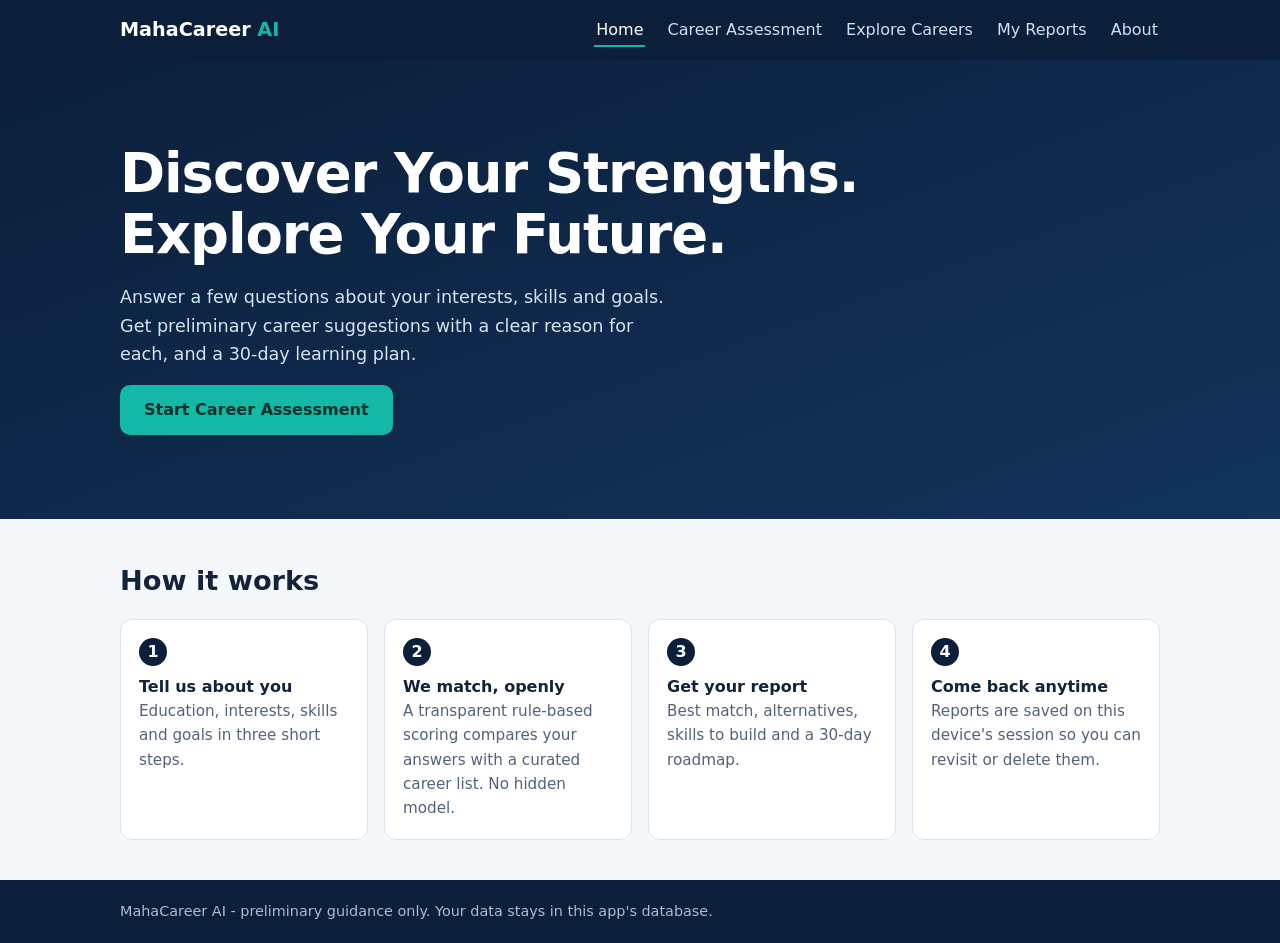
<file: MahaCareer_AI/frontend/index.html>
<!DOCTYPE html>
<html lang="en"><head><meta charset="utf-8"><meta name="viewport" content="width=device-width,initial-scale=1">
<title>MahaCareer AI - Discover Your Strengths. Explore Your Future.</title><link rel="stylesheet" href="style.css"></head>
<body>
<a class="skip" href="#main">Skip to content</a>
<header class="nav"><div class="wrap navin"><a class="logo" href="#home" data-v="home">MahaCareer <b>AI</b></a>
<button class="menu" id="menu" aria-label="Menu" aria-expanded="false">Menu</button>
<nav id="links"><a href="#home" data-v="home">Home</a><a href="#assess" data-v="assess">Career Assessment</a><a href="#explore" data-v="explore">Explore Careers</a><a href="#reports" data-v="reports">My Reports</a><a href="#about" data-v="about">About</a></nav></div></header>
<div id="toast" role="status" aria-live="polite"></div>
<main id="main">
<section id="home" class="view"><div class="hero"><div class="wrap">
<h1>Discover Your Strengths.<br>Explore Your Future.</h1>
<p>Answer a few questions about your interests, skills and goals. Get preliminary career suggestions with a clear reason for each, and a 30-day learning plan.</p>
<a class="btn" href="#assess" data-v="assess">Start Career Assessment</a></div></div>
<div class="wrap"><h2>How it works</h2><ol class="steps">
<li><b>Tell us about you</b><span>Education, interests, skills and goals in three short steps.</span></li>
<li><b>We match, openly</b><span>A transparent rule-based scoring compares your answers with a curated career list. No hidden model.</span></li>
<li><b>Get your report</b><span>Best match, alternatives, skills to build and a 30-day roadmap.</span></li>
<li><b>Come back anytime</b><span>Reports are saved on this device's session so you can revisit or delete them.</span></li></ol></div></section>

<section id="assess" class="view" hidden><div class="wrap narrow">
<div id="formArea"><h2>Career assessment</h2><p class="muted">Fields marked * are required.</p>
<div class="bar" aria-hidden="true"><i id="barfill"></i></div><p id="stepLabel" class="muted"></p>
<div id="formError" class="alert" role="alert" hidden></div>
<form id="form" novalidate>
<fieldset data-step="1"><legend>About you</legend>
<label>Full name *<input name="name" maxlength="80" autocomplete="name"></label><span class="err" data-for="name"></span>
<label>Age range *<select name="age_range"><option value="">Choose...</option><option>Under 15</option><option>15-17</option><option>18-21</option><option>22-25</option><option>26-35</option><option>36+</option></select></label><span class="err" data-for="age_range"></span>
<label>Current education level *<select name="education_level"><option value="">Choose...</option><option>School (up to 10th)</option><option>Higher secondary (11th-12th)</option><option>Diploma</option><option>Undergraduate</option><option>Postgraduate</option><option>Working professional</option></select></label><span class="err" data-for="education_level"></span>
<label>Academic stream or field of study *<input name="field_of_study" maxlength="80" placeholder="e.g. Science, Commerce, Computer Engineering"></label><span class="err" data-for="field_of_study"></span>
<div class="grp"><span class="gl">Favourite subjects</span><div class="chips" data-opts="subjects" data-name="favourite_subjects"></div></div></fieldset>
<fieldset data-step="2" hidden><legend>Interests and skills</legend>
<div class="grp"><span class="gl">Interests * (pick at least one)</span><div class="chips" data-opts="interests" data-name="interests"></div><span class="err" data-for="interests"></span></div>
<div class="grp"><span class="gl">Skills you already have</span><div class="chips" data-opts="skills" data-name="existing_skills"></div></div>
<div class="grp"><span class="gl">Skills you want to learn</span><div class="chips" data-opts="skills" data-name="desired_skills"></div></div></fieldset>
<fieldset data-step="3" hidden><legend>Goals</legend>
<label>Preferred work style *<select name="work_style"><option value="">Choose...</option><option>Independent</option><option>Team-based</option><option>Mix of both</option><option>Remote or flexible</option></select></label><span class="err" data-for="work_style"></span>
<label>Career goals * (10+ characters)<textarea name="career_goals" rows="3" maxlength="1000" placeholder="What would you like to do or achieve?"></textarea></label><span class="err" data-for="career_goals"></span>
<div class="grp"><span class="gl">Preferred industries</span><div class="chips" data-opts="industries" data-name="industries"></div></div>
<label>Experience or projects (optional)<textarea name="experience" rows="3" maxlength="1000"></textarea></label></fieldset>
<div class="row"><button type="button" class="btn ghost" id="back">Back</button><button type="button" class="btn" id="next">Next</button><button type="submit" class="btn" id="submit" hidden>Analyze my profile</button></div></form></div>
<div id="loading" hidden><div class="spin"></div><p>Analysing your answers...</p></div></div></section>

<section id="results" class="view" hidden><div class="wrap" id="report"></div></section>
<section id="explore" class="view" hidden><div class="wrap"><h2>Explore careers</h2><div id="careerList" class="grid"></div></div></section>
<section id="reports" class="view" hidden><div class="wrap narrow"><h2>My reports</h2><div id="historyList"></div></div></section>
<section id="about" class="view" hidden><div class="wrap narrow"><h2>About MahaCareer AI</h2>
<p>MahaCareer AI helps students reflect on their interests and skills and suggests careers to explore. It uses a visible rule-based scoring system, not a trained machine-learning model.</p>
<h3>Limitations</h3><p>Results are preliminary. They do not predict jobs, salaries, admissions or success. Use them as one input alongside advice from teachers, family and counsellors.</p>
<h3>Privacy</h3><p>We store your form answers and generated report, linked to a random session cookie in your browser (no account, no email). We keep only what is needed to show your reports. You can delete any report, or all of them, from My Reports. Do not enter phone numbers or addresses.</p>
<h3>Contact</h3><p>contact@mahacareer.example (replace with your own address)</p></div></section>
</main>
<footer><div class="wrap">MahaCareer AI - preliminary guidance only. Your data stays in this app's database.</div></footer>
<script src="script.js"></script></body></html>
</file>
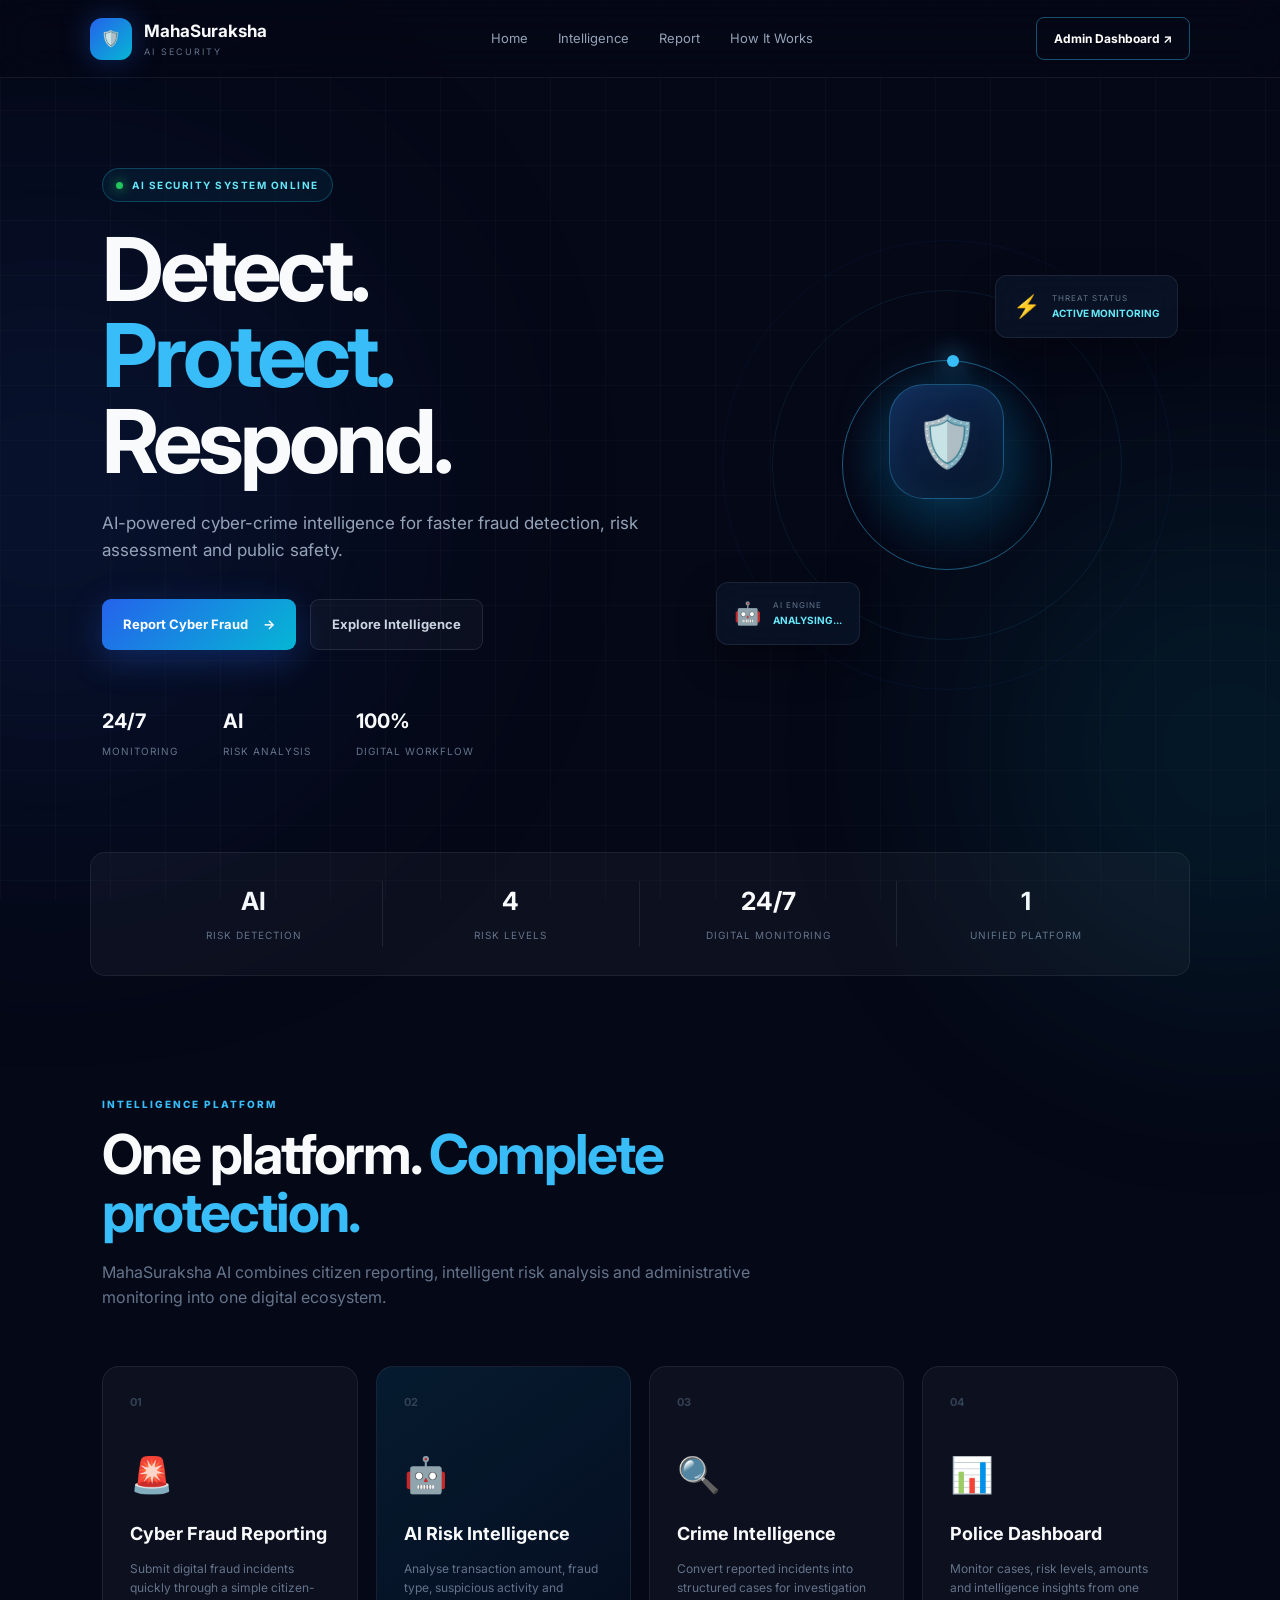
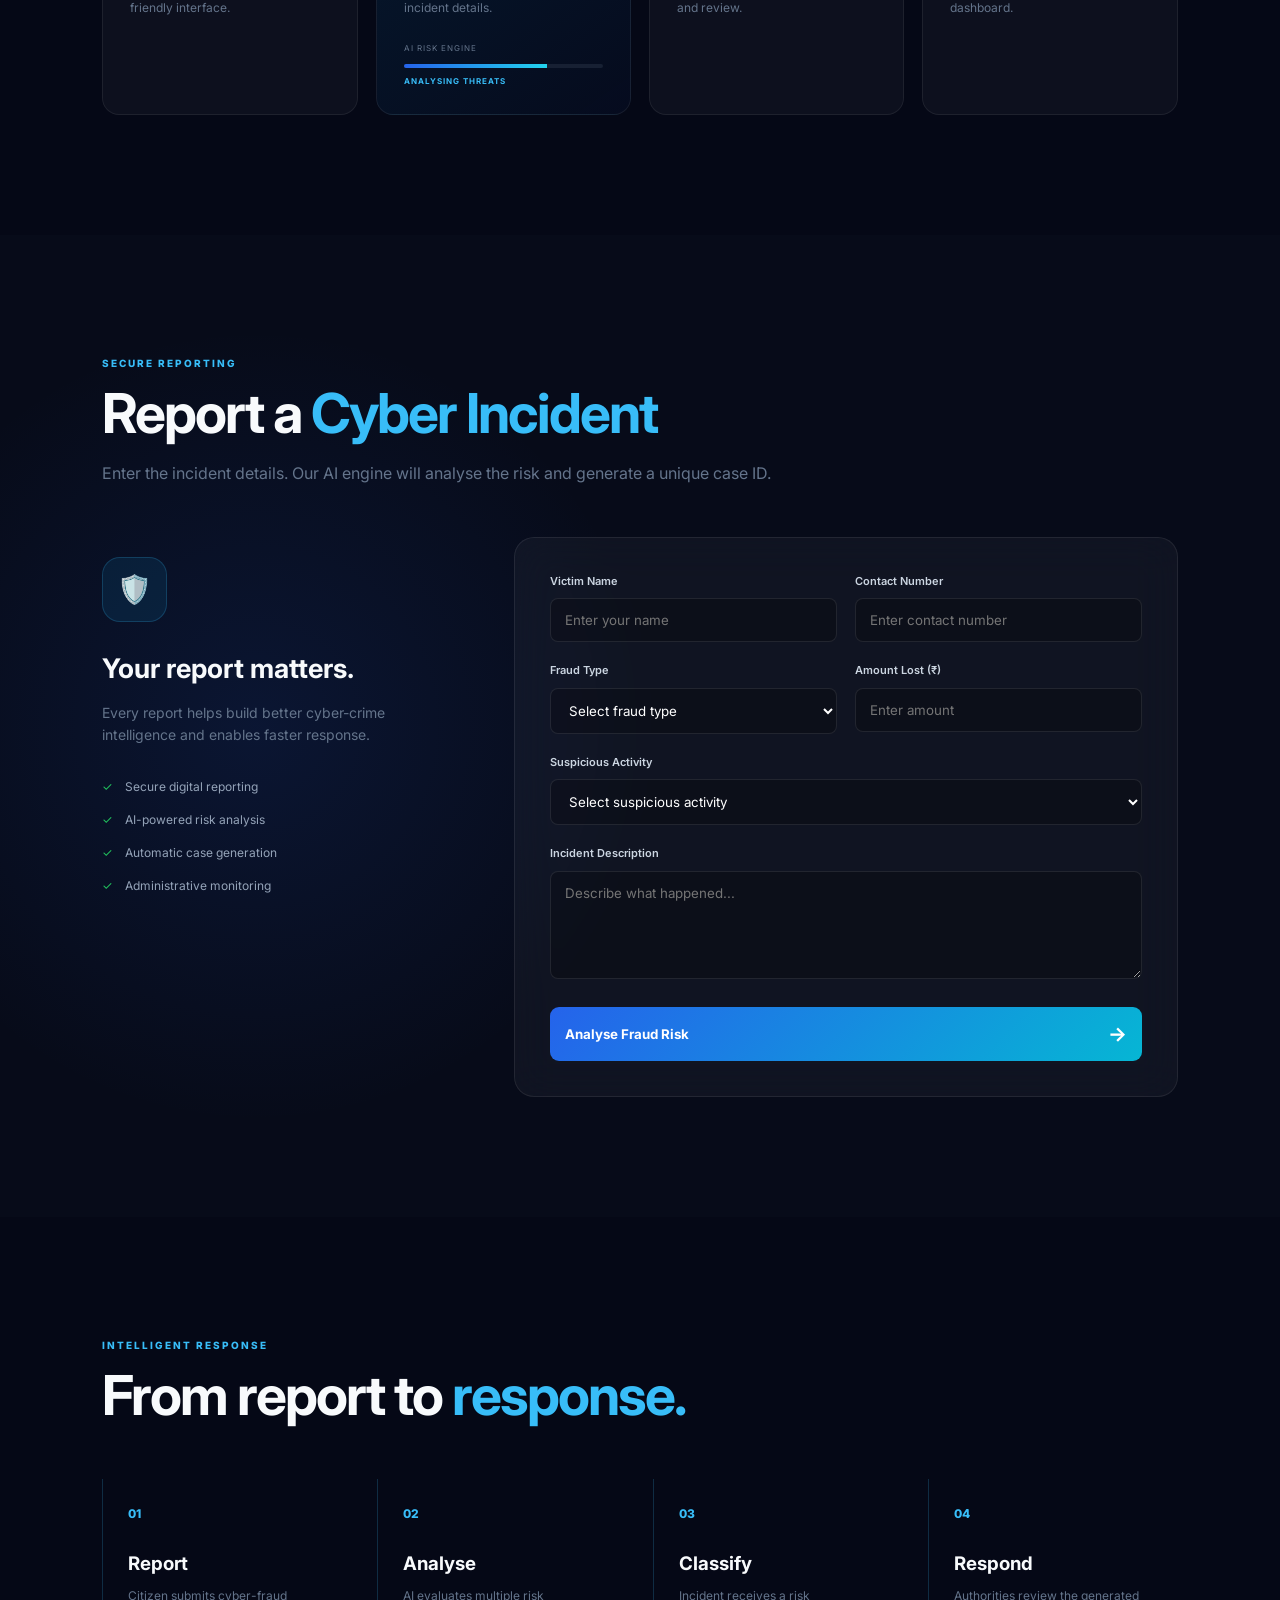
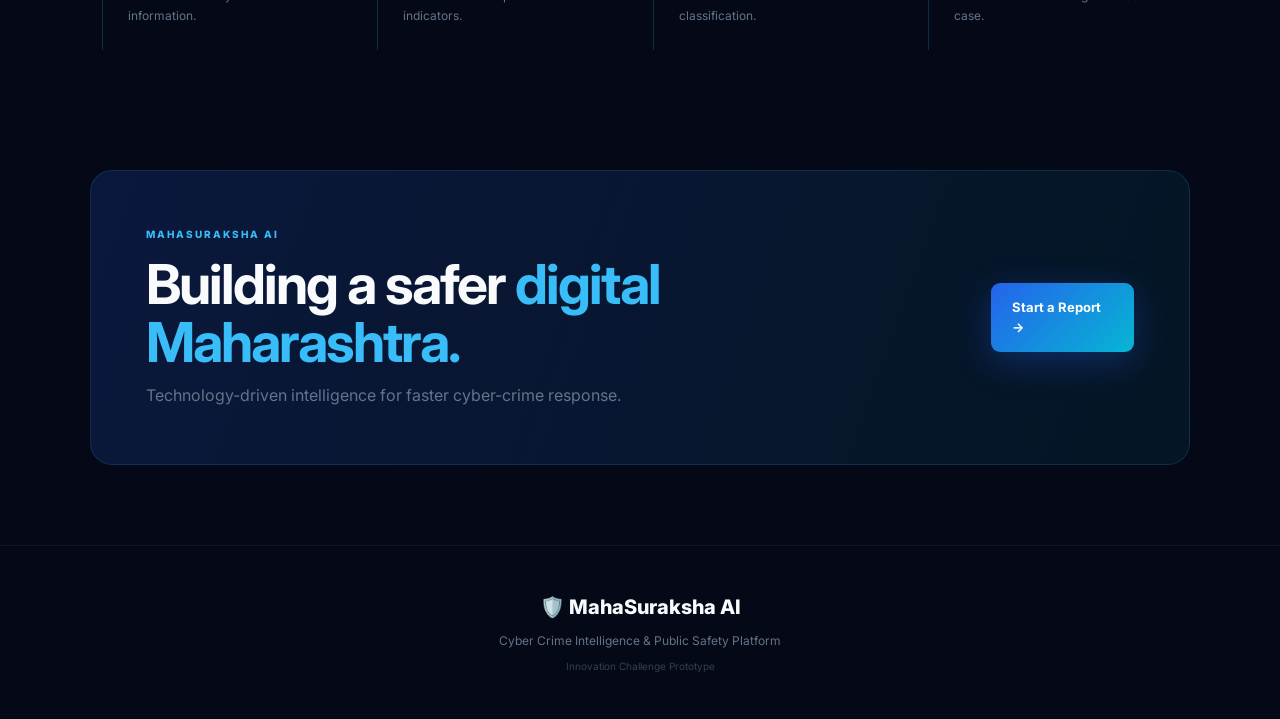
<file: MahaSuraksha_AI/frontend/index.html>
<!DOCTYPE html>
<html lang="en">
<head>
    <meta charset="UTF-8">
    <meta name="viewport" content="width=device-width, initial-scale=1.0">

    <title>MahaSuraksha AI | Cyber Crime Intelligence</title>

    <link rel="stylesheet" href="style.css">

    <link rel="preconnect" href="https://fonts.googleapis.com">
    <link rel="preconnect" href="https://fonts.gstatic.com" crossorigin>
    <link href="https://fonts.googleapis.com/css2?family=Inter:wght@400;500;600;700;800&display=swap" rel="stylesheet">
</head>

<body>

<div class="background-grid"></div>

<!-- NAVBAR -->

<header class="navbar">

    <div class="brand">
        <div class="brand-icon">🛡️</div>

        <div>
            <strong>MahaSuraksha</strong>
            <span>AI SECURITY</span>
        </div>
    </div>

    <nav>
        <a href="#home">Home</a>
        <a href="#features">Intelligence</a>
        <a href="#report">Report</a>
        <a href="#process">How It Works</a>
    </nav>

    <a href="admin.html" class="dashboard-btn">
        Admin Dashboard ↗
    </a>

</header>


<!-- HERO -->

<section id="home" class="hero">

    <div class="hero-content">

        <div class="status-pill">
            <span class="pulse-dot"></span>
            AI SECURITY SYSTEM ONLINE
        </div>

        <h1>
            Detect.
            <span>Protect.</span>
            Respond.
        </h1>

        <p>
            AI-powered cyber-crime intelligence for faster
            fraud detection, risk assessment and public safety.
        </p>

        <div class="hero-buttons">

            <a href="#report" class="primary-btn">
                Report Cyber Fraud
                <span>→</span>
            </a>

            <a href="#features" class="secondary-btn">
                Explore Intelligence
            </a>

        </div>

        <div class="hero-trust">

            <div>
                <strong>24/7</strong>
                <span>Monitoring</span>
            </div>

            <div>
                <strong>AI</strong>
                <span>Risk Analysis</span>
            </div>

            <div>
                <strong>100%</strong>
                <span>Digital Workflow</span>
            </div>

        </div>

    </div>


    <!-- AI VISUAL -->

    <div class="hero-visual">

        <div class="orbit orbit-one"></div>
        <div class="orbit orbit-two"></div>

        <div class="security-core">

            <div class="core-ring"></div>

            <div class="core-icon">
                🛡️
            </div>

            <div class="scan-line"></div>

        </div>

        <div class="floating-card card-top">
            <span>⚡</span>
            <div>
                <small>THREAT STATUS</small>
                <strong>ACTIVE MONITORING</strong>
            </div>
        </div>

        <div class="floating-card card-bottom">
            <span>🤖</span>
            <div>
                <small>AI ENGINE</small>
                <strong>ANALYSING...</strong>
            </div>
        </div>

    </div>

</section>


<!-- STATS -->

<section class="stats-section">

    <div class="stat">
        <strong>AI</strong>
        <span>Risk Detection</span>
    </div>

    <div class="stat">
        <strong>4</strong>
        <span>Risk Levels</span>
    </div>

    <div class="stat">
        <strong>24/7</strong>
        <span>Digital Monitoring</span>
    </div>

    <div class="stat">
        <strong>1</strong>
        <span>Unified Platform</span>
    </div>

</section>


<!-- FEATURES -->

<section id="features" class="section">

    <div class="section-heading">

        <div class="mini-label">
            INTELLIGENCE PLATFORM
        </div>

        <h2>
            One platform.
            <span>Complete protection.</span>
        </h2>

        <p>
            MahaSuraksha AI combines citizen reporting,
            intelligent risk analysis and administrative
            monitoring into one digital ecosystem.
        </p>

    </div>


    <div class="feature-grid">

        <div class="glass-card">

            <div class="feature-number">01</div>

            <div class="feature-icon">🚨</div>

            <h3>Cyber Fraud Reporting</h3>

            <p>
                Submit digital fraud incidents quickly
                through a simple citizen-friendly interface.
            </p>

            <div class="card-line"></div>

        </div>


        <div class="glass-card featured-card">

            <div class="feature-number">02</div>

            <div class="feature-icon">🤖</div>

            <h3>AI Risk Intelligence</h3>

            <p>
                Analyse transaction amount, fraud type,
                suspicious activity and incident details.
            </p>

            <div class="risk-preview">

                <span>AI RISK ENGINE</span>

                <div class="risk-bar">
                    <div></div>
                </div>

                <strong>ANALYSING THREATS</strong>

            </div>

        </div>


        <div class="glass-card">

            <div class="feature-number">03</div>

            <div class="feature-icon">🔍</div>

            <h3>Crime Intelligence</h3>

            <p>
                Convert reported incidents into structured
                cases for investigation and review.
            </p>

            <div class="card-line"></div>

        </div>


        <div class="glass-card">

            <div class="feature-number">04</div>

            <div class="feature-icon">📊</div>

            <h3>Police Dashboard</h3>

            <p>
                Monitor cases, risk levels, amounts and
                intelligence insights from one dashboard.
            </p>

            <div class="card-line"></div>

        </div>

    </div>

</section>


<!-- REPORT SECTION -->

<section id="report" class="report-section">

    <div class="report-heading">

        <div class="mini-label">
            SECURE REPORTING
        </div>

        <h2>
            Report a
            <span>Cyber Incident</span>
        </h2>

        <p>
            Enter the incident details. Our AI engine will
            analyse the risk and generate a unique case ID.
        </p>

    </div>


    <div class="report-layout">


        <!-- LEFT INFO -->

        <div class="report-info">

            <div class="security-badge">
                🛡️
            </div>

            <h3>
                Your report matters.
            </h3>

            <p>
                Every report helps build better cyber-crime
                intelligence and enables faster response.
            </p>


            <div class="security-points">

                <div>
                    <span>✓</span>
                    Secure digital reporting
                </div>

                <div>
                    <span>✓</span>
                    AI-powered risk analysis
                </div>

                <div>
                    <span>✓</span>
                    Automatic case generation
                </div>

                <div>
                    <span>✓</span>
                    Administrative monitoring
                </div>

            </div>

        </div>


        <!-- FORM -->

        <div class="report-card">

            <form id="fraudForm">

                <div class="input-row">

                    <div class="input-box">

                        <label>Victim Name</label>

                        <input
                            type="text"
                            id="victimName"
                            placeholder="Enter your name"
                            required
                        >

                    </div>


                    <div class="input-box">

                        <label>Contact Number</label>

                        <input
                            type="tel"
                            id="phone"
                            placeholder="Enter contact number"
                            required
                        >

                    </div>

                </div>


                <div class="input-row">

                    <div class="input-box">

                        <label>Fraud Type</label>

                        <select id="fraudType" required>

                            <option value="">
                                Select fraud type
                            </option>

                            <option>UPI Fraud</option>
                            <option>Bank Fraud</option>
                            <option>Online Shopping Fraud</option>
                            <option>Phishing</option>
                            <option>Investment Fraud</option>
                            <option>Digital Extortion</option>
                            <option>Other</option>

                        </select>

                    </div>


                    <div class="input-box">

                        <label>Amount Lost (₹)</label>

                        <input
                            type="number"
                            id="amount"
                            min="0"
                            placeholder="Enter amount"
                            required
                        >

                    </div>

                </div>


                <div class="input-box">

                    <label>Suspicious Activity</label>

                    <select id="suspiciousActivity" required>

                        <option value="">
                            Select suspicious activity
                        </option>

                        <option>Clicked Unknown Link</option>
                        <option>Received Unknown Call</option>
                        <option>OTP Sharing</option>
                        <option>Remote Access</option>
                        <option>Fake Website</option>
                        <option>Suspicious Transaction</option>

                    </select>

                </div>


                <div class="input-box">

                    <label>Incident Description</label>

                    <textarea
                        id="description"
                        rows="5"
                        placeholder="Describe what happened..."
                        required
                    ></textarea>

                </div>


                <button type="submit" class="analyse-btn">

                    <span>Analyse Fraud Risk</span>

                    <span class="arrow">→</span>

                </button>

            </form>


            <!-- RESULT -->

            <div id="result" class="result-box">

                <div class="result-top">

                    <div>
                        <small>AI ANALYSIS RESULT</small>

                        <h3 id="riskLevel">
                            Awaiting analysis...
                        </h3>
                    </div>

                    <div class="result-shield">
                        🤖
                    </div>

                </div>


                <div class="result-details">

                    <div>
                        <small>RISK SCORE</small>
                        <strong id="riskScore">-</strong>
                    </div>

                    <div>
                        <small>CASE ID</small>
                        <strong id="caseId">-</strong>
                    </div>

                </div>


                <p id="riskMessage"></p>

            </div>

        </div>

    </div>

</section>


<!-- PROCESS -->

<section id="process" class="section process-section">

    <div class="section-heading">

        <div class="mini-label">
            INTELLIGENT RESPONSE
        </div>

        <h2>
            From report to
            <span>response.</span>
        </h2>

    </div>


    <div class="timeline">

        <div class="timeline-item">

            <div class="timeline-number">01</div>

            <div>
                <h3>Report</h3>
                <p>
                    Citizen submits cyber-fraud information.
                </p>
            </div>

        </div>


        <div class="timeline-item">

            <div class="timeline-number">02</div>

            <div>
                <h3>Analyse</h3>
                <p>
                    AI evaluates multiple risk indicators.
                </p>
            </div>

        </div>


        <div class="timeline-item">

            <div class="timeline-number">03</div>

            <div>
                <h3>Classify</h3>
                <p>
                    Incident receives a risk classification.
                </p>
            </div>

        </div>


        <div class="timeline-item">

            <div class="timeline-number">04</div>

            <div>
                <h3>Respond</h3>
                <p>
                    Authorities review the generated case.
                </p>
            </div>

        </div>

    </div>

</section>


<!-- CTA -->

<section class="cta-section">

    <div>

        <div class="mini-label">
            MAHASURAKSHA AI
        </div>

        <h2>
            Building a safer
            <span>digital Maharashtra.</span>
        </h2>

        <p>
            Technology-driven intelligence for faster
            cyber-crime response.
        </p>

    </div>

    <a href="#report" class="primary-btn">
        Start a Report →
    </a>

</section>


<!-- FOOTER -->

<footer>

    <div class="footer-brand">
        🛡️ MahaSuraksha AI
    </div>

    <p>
        Cyber Crime Intelligence & Public Safety Platform
    </p>

    <span>
        Innovation Challenge Prototype
    </span>

</footer>


<script>

const form = document.getElementById("fraudForm");

form.addEventListener("submit", async function(event) {

    event.preventDefault();

    const victimName =
        document.getElementById("victimName").value;

    const phone =
        document.getElementById("phone").value;

    const fraudType =
        document.getElementById("fraudType").value;

    const amount =
        Number(document.getElementById("amount").value);

    const suspiciousActivity =
        document.getElementById("suspiciousActivity").value;

    const description =
        document.getElementById("description").value;


    const resultBox =
        document.getElementById("result");

    resultBox.classList.add("show");


    try {

        const response = await fetch(
            "https://mahasuraksha-ai-api.onrender.com/analyse",
            {
                method: "POST",

                headers: {
                    "Content-Type": "application/json"
                },

                body: JSON.stringify({

                    victim_name: victimName,
                    phone: phone,
                    fraud_type: fraudType,
                    amount: amount,
                    suspicious_activity: suspiciousActivity,
                    description: description

                })
            }
        );


        if (!response.ok) {
            throw new Error("Server error");
        }


        const data = await response.json();


        document.getElementById("riskLevel").textContent =
            data.risk_level;

        document.getElementById("riskScore").textContent =
            data.risk_score + "/100";

        document.getElementById("caseId").textContent =
            data.case_id;

        document.getElementById("riskMessage").textContent =
            data.message;


        const report = {

            case_id: data.case_id,

            victim_name: victimName,

            phone: phone,

            fraud_type: fraudType,

            amount: amount,

            suspicious_activity: suspiciousActivity,

            description: description,

            risk_level: data.risk_level,

            risk_score: data.risk_score,

            date: new Date().toLocaleString()

        };


        let reports =
            JSON.parse(
                localStorage.getItem("mahaSurakshaReports")
            ) || [];


        reports.push(report);


        localStorage.setItem(
            "mahaSurakshaReports",
            JSON.stringify(reports)
        );


        resultBox.scrollIntoView({
            behavior: "smooth",
            block: "center"
        });

    }

    catch (error) {

        document.getElementById("riskLevel").textContent =
            "BACKEND OFFLINE";

        document.getElementById("riskScore").textContent =
            "-";

        document.getElementById("caseId").textContent =
            "-";

        document.getElementById("riskMessage").textContent =
            "Please start the FastAPI backend and try again.";

    }

});

</script>

</body>
</html>
</file>
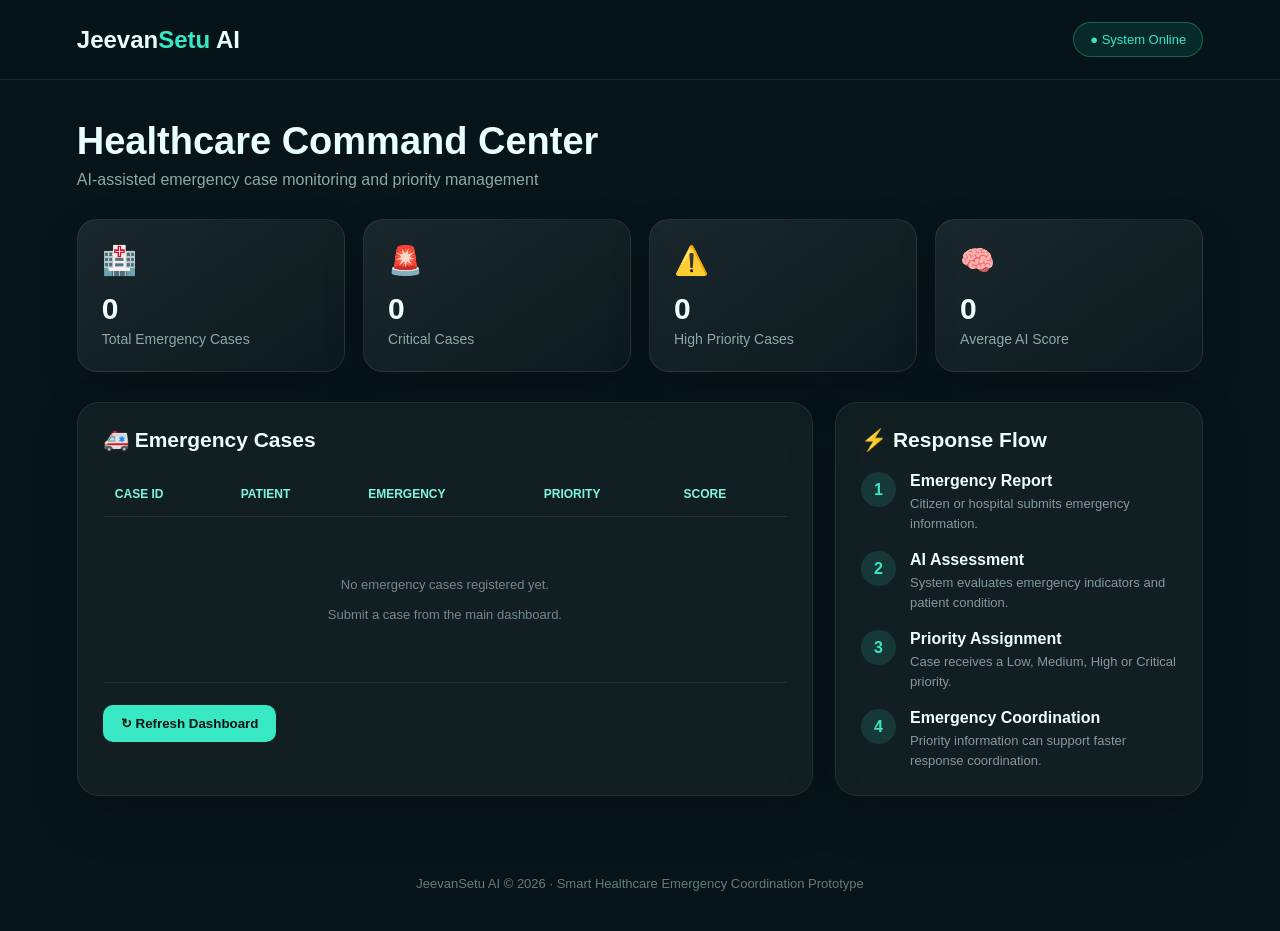
<file: JeevanSetu_AI/frontend/admin.html>
<!DOCTYPE html>
<html lang="en">
<head>
    <meta charset="UTF-8">
    <meta name="viewport" content="width=device-width, initial-scale=1.0">
    <title>JeevanSetu AI | Admin Dashboard</title>

    <style>
        * {
            margin: 0;
            padding: 0;
            box-sizing: border-box;
            font-family: "Segoe UI", sans-serif;
        }

        body {
            background: #07151a;
            color: #eaffff;
            min-height: 100vh;
        }

        header {
            padding: 22px 6%;
            display: flex;
            justify-content: space-between;
            align-items: center;
            border-bottom: 1px solid rgba(255,255,255,0.08);
            background: rgba(5,20,25,0.9);
            position: sticky;
            top: 0;
            z-index: 10;
        }

        .logo {
            font-size: 24px;
            font-weight: 800;
        }

        .logo span {
            color: #38e8c5;
        }

        .status {
            padding: 9px 16px;
            border-radius: 30px;
            background: rgba(56,232,197,0.1);
            border: 1px solid rgba(56,232,197,0.3);
            color: #38e8c5;
            font-size: 13px;
        }

        .container {
            width: 88%;
            max-width: 1400px;
            margin: 40px auto;
        }

        .heading {
            margin-bottom: 30px;
        }

        .heading h1 {
            font-size: 38px;
            margin-bottom: 8px;
        }

        .heading p {
            color: #8da8ad;
        }

        .stats {
            display: grid;
            grid-template-columns: repeat(4, 1fr);
            gap: 18px;
            margin-bottom: 30px;
        }

        .stat-card {
            padding: 24px;
            border-radius: 20px;
            background: linear-gradient(
                145deg,
                rgba(255,255,255,0.08),
                rgba(255,255,255,0.025)
            );
            border: 1px solid rgba(255,255,255,0.08);
            box-shadow: 0 15px 40px rgba(0,0,0,0.2);
            transition: 0.3s;
        }

        .stat-card:hover {
            transform: translateY(-5px);
        }

        .stat-icon {
            font-size: 28px;
            margin-bottom: 15px;
        }

        .stat-card h3 {
            font-size: 30px;
            margin-bottom: 5px;
        }

        .stat-card p {
            color: #8da8ad;
            font-size: 14px;
        }

        .dashboard-grid {
            display: grid;
            grid-template-columns: 2fr 1fr;
            gap: 22px;
        }

        .panel {
            background: rgba(255,255,255,0.045);
            border: 1px solid rgba(255,255,255,0.08);
            border-radius: 22px;
            padding: 25px;
            box-shadow: 0 20px 50px rgba(0,0,0,0.2);
        }

        .panel h2 {
            margin-bottom: 20px;
            font-size: 21px;
        }

        .table-wrapper {
            overflow-x: auto;
        }

        table {
            width: 100%;
            border-collapse: collapse;
        }

        th,
        td {
            padding: 15px 12px;
            text-align: left;
            border-bottom: 1px solid rgba(255,255,255,0.07);
            font-size: 13px;
        }

        th {
            color: #7ff5df;
            font-size: 12px;
            text-transform: uppercase;
        }

        td {
            color: #c8d9dc;
        }

        .priority {
            display: inline-block;
            padding: 6px 11px;
            border-radius: 20px;
            font-size: 11px;
            font-weight: 700;
        }

        .critical {
            background: rgba(255,70,70,0.15);
            color: #ff7777;
        }

        .high {
            background: rgba(255,170,50,0.15);
            color: #ffbd5c;
        }

        .medium {
            background: rgba(255,220,70,0.15);
            color: #ffe16a;
        }

        .low {
            background: rgba(56,232,197,0.12);
            color: #52e6ca;
        }

        .flow {
            display: flex;
            flex-direction: column;
            gap: 18px;
        }

        .flow-item {
            display: flex;
            gap: 14px;
            align-items: flex-start;
        }

        .flow-number {
            min-width: 35px;
            height: 35px;
            border-radius: 50%;
            display: flex;
            align-items: center;
            justify-content: center;
            background: rgba(56,232,197,0.12);
            color: #38e8c5;
            font-weight: 700;
        }

        .flow-item h4 {
            margin-bottom: 4px;
        }

        .flow-item p {
            color: #81999e;
            font-size: 13px;
            line-height: 1.5;
        }

        .empty {
            text-align: center;
            padding: 45px 20px;
            color: #71898e;
        }

        .refresh {
            margin-top: 22px;
            padding: 11px 18px;
            border: none;
            border-radius: 10px;
            background: #38e8c5;
            color: #041412;
            font-weight: 700;
            cursor: pointer;
        }

        .refresh:hover {
            opacity: 0.85;
        }

        footer {
            text-align: center;
            padding: 40px 20px;
            color: #627b80;
            font-size: 13px;
        }

        @media (max-width: 950px) {
            .stats {
                grid-template-columns: repeat(2, 1fr);
            }

            .dashboard-grid {
                grid-template-columns: 1fr;
            }
        }

        @media (max-width: 600px) {
            .stats {
                grid-template-columns: 1fr;
            }

            .heading h1 {
                font-size: 28px;
            }

            header {
                padding: 18px 5%;
            }
        }
    </style>
</head>

<body>

<header>
    <div class="logo">
        Jeevan<span>Setu</span> AI
    </div>

    <div class="status">
        ● System Online
    </div>
</header>

<main class="container">

    <div class="heading">
        <h1>Healthcare Command Center</h1>
        <p>AI-assisted emergency case monitoring and priority management</p>
    </div>

    <!-- STATISTICS -->

    <section class="stats">

        <div class="stat-card">
            <div class="stat-icon">🏥</div>
            <h3 id="totalCases">0</h3>
            <p>Total Emergency Cases</p>
        </div>

        <div class="stat-card">
            <div class="stat-icon">🚨</div>
            <h3 id="criticalCases">0</h3>
            <p>Critical Cases</p>
        </div>

        <div class="stat-card">
            <div class="stat-icon">⚠️</div>
            <h3 id="highCases">0</h3>
            <p>High Priority Cases</p>
        </div>

        <div class="stat-card">
            <div class="stat-icon">🧠</div>
            <h3 id="avgScore">0</h3>
            <p>Average AI Score</p>
        </div>

    </section>

    <section class="dashboard-grid">

        <!-- CASE TABLE -->

        <div class="panel">

            <h2>🚑 Emergency Cases</h2>

            <div class="table-wrapper">

                <table>

                    <thead>
                        <tr>
                            <th>Case ID</th>
                            <th>Patient</th>
                            <th>Emergency</th>
                            <th>Priority</th>
                            <th>Score</th>
                        </tr>
                    </thead>

                    <tbody id="caseTable">

                    </tbody>

                </table>

            </div>

            <button class="refresh" onclick="loadCases()">
                ↻ Refresh Dashboard
            </button>

        </div>

        <!-- SYSTEM FLOW -->

        <div class="panel">

            <h2>⚡ Response Flow</h2>

            <div class="flow">

                <div class="flow-item">
                    <div class="flow-number">1</div>
                    <div>
                        <h4>Emergency Report</h4>
                        <p>Citizen or hospital submits emergency information.</p>
                    </div>
                </div>

                <div class="flow-item">
                    <div class="flow-number">2</div>
                    <div>
                        <h4>AI Assessment</h4>
                        <p>System evaluates emergency indicators and patient condition.</p>
                    </div>
                </div>

                <div class="flow-item">
                    <div class="flow-number">3</div>
                    <div>
                        <h4>Priority Assignment</h4>
                        <p>Case receives a Low, Medium, High or Critical priority.</p>
                    </div>
                </div>

                <div class="flow-item">
                    <div class="flow-number">4</div>
                    <div>
                        <h4>Emergency Coordination</h4>
                        <p>Priority information can support faster response coordination.</p>
                    </div>
                </div>

            </div>

        </div>

    </section>

</main>

<footer>
    JeevanSetu AI © 2026 · Smart Healthcare Emergency Coordination Prototype
</footer>


<script>

function loadCases() {

    const cases =
        JSON.parse(localStorage.getItem("jeevanSetuReports")) || [];

    document.getElementById("totalCases").textContent =
        cases.length;

    const critical =
        cases.filter(c =>
            String(c.priority).toUpperCase() === "CRITICAL"
        ).length;

    const high =
        cases.filter(c =>
            String(c.priority).toUpperCase() === "HIGH"
        ).length;

    document.getElementById("criticalCases").textContent =
        critical;

    document.getElementById("highCases").textContent =
        high;

    let totalScore = 0;

    cases.forEach(c => {
        totalScore += Number(c.score) || 0;
    });

    const average =
        cases.length > 0
            ? Math.round(totalScore / cases.length)
            : 0;

    document.getElementById("avgScore").textContent =
        average;

    const table =
        document.getElementById("caseTable");

    table.innerHTML = "";

    if (cases.length === 0) {

        table.innerHTML = `
            <tr>
                <td colspan="5">
                    <div class="empty">
                        No emergency cases registered yet.
                        <br><br>
                        Submit a case from the main dashboard.
                    </div>
                </td>
            </tr>
        `;

        return;
    }

    cases.slice().reverse().forEach(c => {

        const priority =
            String(c.priority || "LOW").toUpperCase();

        const priorityClass =
            priority.toLowerCase();

        const row = document.createElement("tr");

        row.innerHTML = `
            <td>${c.case_id || "JSA-XXXX"}</td>

            <td>${c.patient_name || "Unknown"}</td>

            <td>${c.emergency_type || "Other"}</td>

            <td>
                <span class="priority ${priorityClass}">
                    ${priority}
                </span>
            </td>

            <td>${c.score || 0}/100</td>
        `;

        table.appendChild(row);

    });
}

loadCases();

</script>

</body>
</html>
</file>
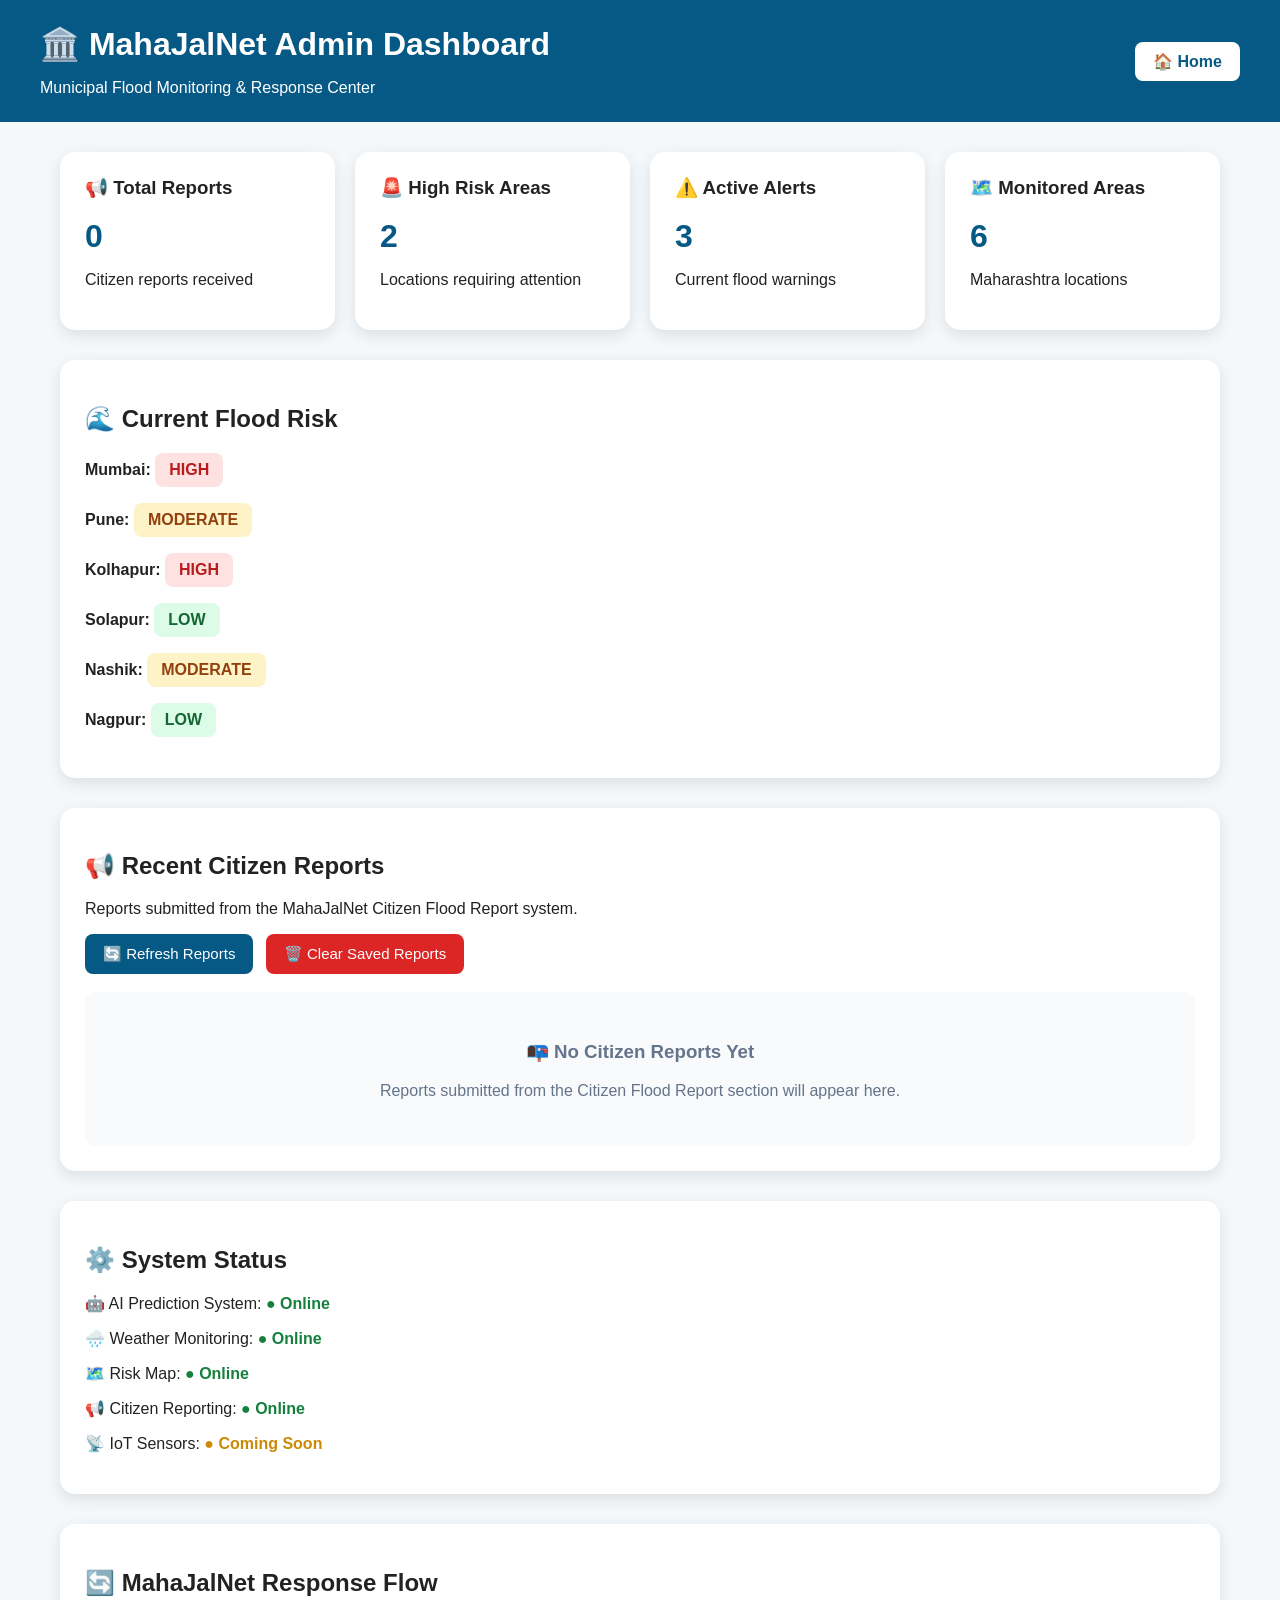
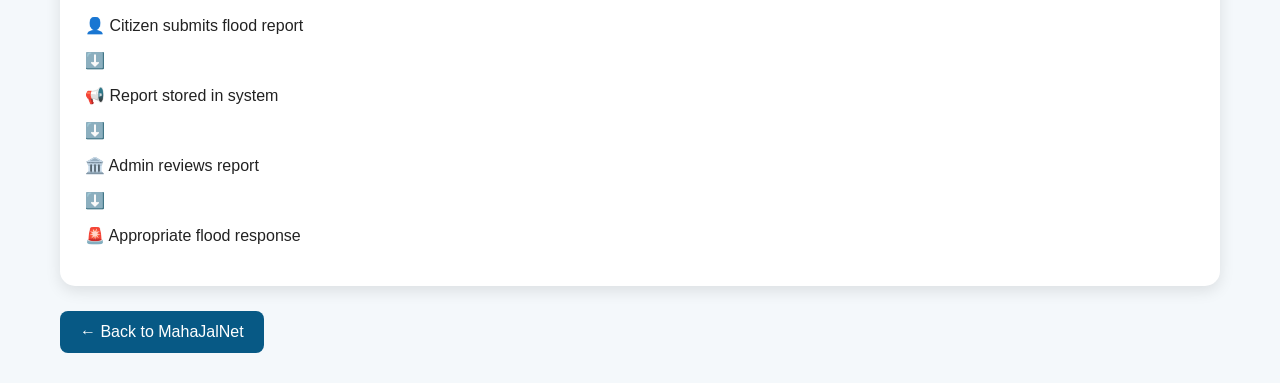
<file: MahaJalNet/frontend/admin.html>
<!DOCTYPE html>
<html lang="en">

<head>

    <meta charset="UTF-8">

    <meta
        name="viewport"
        content="width=device-width, initial-scale=1.0"
    >

    <title>MahaJalNet - Admin Dashboard</title>


    <style>

        * {
            box-sizing: border-box;
        }

        body {
            margin: 0;
            font-family: Arial, sans-serif;
            background: #f4f8fb;
            color: #222;
        }


        /* =========================
           HEADER
        ========================== */

        .admin-header {
            background: #075985;
            color: white;
            padding: 25px 40px;

            display: flex;
            justify-content: space-between;
            align-items: center;

            flex-wrap: wrap;
            gap: 15px;
        }

        .admin-header h1 {
            margin: 0;
        }

        .admin-header p {
            margin-bottom: 0;
        }


        .home-button {
            text-decoration: none;
            background: white;
            color: #075985;
            padding: 10px 18px;
            border-radius: 8px;
            font-weight: bold;
        }

        .home-button:hover {
            background: #e0f2fe;
        }


        /* =========================
           CONTAINER
        ========================== */

        .admin-container {
            max-width: 1200px;
            margin: auto;
            padding: 30px 20px;
        }


        /* =========================
           STATISTICS
        ========================== */

        .stats {
            display: grid;
            grid-template-columns: repeat(4, 1fr);
            gap: 20px;
        }


        .stat-card {
            background: white;
            padding: 25px;
            border-radius: 15px;

            box-shadow:
                0 5px 15px rgba(0,0,0,0.10);
        }


        .stat-card h3 {
            margin-top: 0;
        }


        .stat-number {
            font-size: 32px;
            font-weight: bold;
            margin: 10px 0;
            color: #075985;
        }


        /* =========================
           SECTIONS
        ========================== */

        .dashboard-section {
            background: white;

            margin-top: 30px;

            padding: 25px;

            border-radius: 15px;

            box-shadow:
                0 5px 15px rgba(0,0,0,0.10);
        }


        /* =========================
           RISK
        ========================== */

        .risk {
            padding: 8px 14px;

            border-radius: 8px;

            font-weight: bold;

            display: inline-block;
        }


        .high {
            background: #fee2e2;
            color: #b91c1c;
        }


        .moderate {
            background: #fef3c7;
            color: #92400e;
        }


        .low {
            background: #dcfce7;
            color: #166534;
        }


        /* =========================
           REPORT
        ========================== */

        .report {
            border-left: 5px solid #075985;

            padding: 18px;

            margin-bottom: 15px;

            background: #f8fafc;

            border-radius: 8px;
        }


        .report:last-child {
            margin-bottom: 0;
        }


        .report-id {
            font-weight: bold;
            color: #075985;
        }


        .report-date {
            color: #64748b;
            font-size: 14px;
        }


        .no-reports {
            text-align: center;

            padding: 30px;

            color: #64748b;

            background: #f8fafc;

            border-radius: 10px;
        }


        /* =========================
           BUTTONS
        ========================== */

        .dashboard-button {
            background: #075985;
            color: white;

            border: none;

            padding: 11px 18px;

            border-radius: 8px;

            cursor: pointer;

            font-size: 15px;

            margin-right: 8px;
        }


        .dashboard-button:hover {
            background: #0369a1;
        }


        .danger-button {
            background: #dc2626;
        }


        .danger-button:hover {
            background: #b91c1c;
        }


        /* =========================
           STATUS
        ========================== */

        .online {
            color: #15803d;
            font-weight: bold;
        }


        .coming {
            color: #ca8a04;
            font-weight: bold;
        }


        /* =========================
           BACK BUTTON
        ========================== */

        .back-button {
            margin-top: 25px;
        }


        .back-button a {
            text-decoration: none;

            background: #075985;

            color: white;

            padding: 12px 20px;

            border-radius: 8px;

            display: inline-block;
        }


        .back-button a:hover {
            background: #0369a1;
        }


        /* =========================
           RESPONSIVE
        ========================== */

        @media (max-width: 900px) {

            .stats {
                grid-template-columns:
                    repeat(2, 1fr);
            }

        }


        @media (max-width: 600px) {

            .stats {
                grid-template-columns: 1fr;
            }


            .admin-header {
                padding: 20px;
            }


            .admin-container {
                padding: 20px 15px;
            }

        }

    </style>

</head>


<body>


<!-- =====================================================
     HEADER
====================================================== -->

<header class="admin-header">

    <div>

        <h1>
            🏛️ MahaJalNet Admin Dashboard
        </h1>

        <p>
            Municipal Flood Monitoring & Response Center
        </p>

    </div>


    <a
        class="home-button"
        href="index.html"
    >
        🏠 Home
    </a>

</header>



<div class="admin-container">


    <!-- =================================================
         STATISTICS
    ================================================== -->

    <section class="stats">


        <div class="stat-card">

            <h3>
                📢 Total Reports
            </h3>

            <div
                class="stat-number"
                id="totalReports"
            >
                0
            </div>

            <p>
                Citizen reports received
            </p>

        </div>



        <div class="stat-card">

            <h3>
                🚨 High Risk Areas
            </h3>

            <div class="stat-number">
                2
            </div>

            <p>
                Locations requiring attention
            </p>

        </div>



        <div class="stat-card">

            <h3>
                ⚠️ Active Alerts
            </h3>

            <div class="stat-number">
                3
            </div>

            <p>
                Current flood warnings
            </p>

        </div>



        <div class="stat-card">

            <h3>
                🗺️ Monitored Areas
            </h3>

            <div class="stat-number">
                6
            </div>

            <p>
                Maharashtra locations
            </p>

        </div>


    </section>



    <!-- =================================================
         CURRENT FLOOD RISK
    ================================================== -->

    <section class="dashboard-section">

        <h2>
            🌊 Current Flood Risk
        </h2>

        <p>

            <strong>
                Mumbai:
            </strong>

            <span class="risk high">
                HIGH
            </span>

        </p>


        <p>

            <strong>
                Pune:
            </strong>

            <span class="risk moderate">
                MODERATE
            </span>

        </p>


        <p>

            <strong>
                Kolhapur:
            </strong>

            <span class="risk high">
                HIGH
            </span>

        </p>


        <p>

            <strong>
                Solapur:
            </strong>

            <span class="risk low">
                LOW
            </span>

        </p>


        <p>

            <strong>
                Nashik:
            </strong>

            <span class="risk moderate">
                MODERATE
            </span>

        </p>


        <p>

            <strong>
                Nagpur:
            </strong>

            <span class="risk low">
                LOW
            </span>

        </p>

    </section>



    <!-- =================================================
         CITIZEN REPORTS
    ================================================== -->

    <section class="dashboard-section">

        <h2>
            📢 Recent Citizen Reports
        </h2>


        <p>
            Reports submitted from the MahaJalNet
            Citizen Flood Report system.
        </p>


        <button
            class="dashboard-button"
            onclick="loadReports()"
        >
            🔄 Refresh Reports
        </button>


        <button
            class="dashboard-button danger-button"
            onclick="clearReports()"
        >
            🗑️ Clear Saved Reports
        </button>


        <br><br>


        <div id="reportsContainer">

            Loading reports...

        </div>


    </section>



    <!-- =================================================
         SYSTEM STATUS
    ================================================== -->

    <section class="dashboard-section">

        <h2>
            ⚙️ System Status
        </h2>


        <p>
            🤖 AI Prediction System:
            <span class="online">
                ● Online
            </span>
        </p>


        <p>
            🌧️ Weather Monitoring:
            <span class="online">
                ● Online
            </span>
        </p>


        <p>
            🗺️ Risk Map:
            <span class="online">
                ● Online
            </span>
        </p>


        <p>
            📢 Citizen Reporting:
            <span class="online">
                ● Online
            </span>
        </p>


        <p>
            📡 IoT Sensors:
            <span class="coming">
                ● Coming Soon
            </span>
        </p>

    </section>



    <!-- =================================================
         PROJECT FLOW
    ================================================== -->

    <section class="dashboard-section">

        <h2>
            🔄 MahaJalNet Response Flow
        </h2>


        <p>
            👤 Citizen submits flood report
        </p>


        <p>
            ⬇️
        </p>


        <p>
            📢 Report stored in system
        </p>


        <p>
            ⬇️
        </p>


        <p>
            🏛️ Admin reviews report
        </p>


        <p>
            ⬇️
        </p>


        <p>
            🚨 Appropriate flood response
        </p>

    </section>



    <!-- =================================================
         BACK
    ================================================== -->

    <div class="back-button">

        <a href="index.html">
            ← Back to MahaJalNet
        </a>

    </div>


</div>



<!-- =====================================================
     JAVASCRIPT
====================================================== -->

<script>


    /* =================================================
       LOAD REPORTS FROM LOCAL STORAGE
    ================================================= */

    function loadReports() {

        const container =
            document.getElementById(
                "reportsContainer"
            );


        const totalReports =
            document.getElementById(
                "totalReports"
            );


        let reports = [];


        try {

            reports =
                JSON.parse(
                    localStorage.getItem(
                        "mahaJalNetReports"
                    )
                ) || [];

        }

        catch (error) {

            console.error(
                "Unable to read reports:",
                error
            );

            reports = [];

        }


        /* Update total */

        totalReports.innerText =
            reports.length;


        /* No reports */

        if (reports.length === 0) {

            container.innerHTML = `

                <div class="no-reports">

                    <h3>
                        📭 No Citizen Reports Yet
                    </h3>

                    <p>
                        Reports submitted from the
                        Citizen Flood Report section
                        will appear here.
                    </p>

                </div>

            `;

            return;

        }


        /* Newest report first */

        reports.reverse();


        let html = "";


        reports.forEach(
            function(report) {


                let statusClass =
                    "moderate";


                let statusText =
                    "UNDER REVIEW";


                const problem =
                    String(
                        report.problem || ""
                    ).toLowerCase();


                if (
                    problem.includes("flood") ||
                    problem.includes("waterlogging")
                ) {

                    statusClass =
                        "high";

                    statusText =
                        "ACTION REQUIRED";

                }


                else if (
                    problem.includes(
                        "drainage"
                    )
                ) {

                    statusClass =
                        "moderate";

                    statusText =
                        "UNDER REVIEW";

                }


                html += `

                    <div class="report">

                        <div class="report-id">

                            🆔 Report ID:
                            ${escapeHTML(
                                report.id || "N/A"
                            )}

                        </div>


                        <br>


                        <strong>
                            📍 Location:
                        </strong>

                        ${escapeHTML(
                            report.location || "N/A"
                        )}


                        <br><br>


                        <strong>
                            🌊 Problem:
                        </strong>

                        ${escapeHTML(
                            report.problem || "N/A"
                        )}


                        <br><br>


                        <strong>
                            📝 Description:
                        </strong>

                        <p>
                            ${escapeHTML(
                                report.description ||
                                "No description"
                            )}
                        </p>


                        <p class="report-date">

                            🕒 Submitted:
                            ${escapeHTML(
                                report.date || "N/A"
                            )}

                        </p>


                        <span
                            class="risk ${statusClass}"
                        >
                            ${statusText}
                        </span>

                    </div>

                `;

            }
        );


        container.innerHTML =
            html;

    }



    /* =================================================
       CLEAR REPORTS
    ================================================= */

    function clearReports() {

        const reports =
            localStorage.getItem(
                "mahaJalNetReports"
            );


        if (!reports) {

            alert(
                "There are no saved reports."
            );

            return;

        }


        const confirmation =
            confirm(
                "Are you sure you want to delete all citizen reports?"
            );


        if (!confirmation) {

            return;

        }


        localStorage.removeItem(
            "mahaJalNetReports"
        );


        loadReports();


        alert(
            "All saved citizen reports have been cleared."
        );

    }



    /* =================================================
       ESCAPE HTML
    ================================================= */

    function escapeHTML(value) {

        return String(value)

            .replace(
                /&/g,
                "&amp;"
            )

            .replace(
                /</g,
                "&lt;"
            )

            .replace(
                />/g,
                "&gt;"
            )

            .replace(
                /"/g,
                "&quot;"
            )

            .replace(
                /'/g,
                "&#039;"
            );

    }



    /* =================================================
       LOAD WHEN PAGE OPENS
    ================================================= */

    window.addEventListener(
        "load",
        function() {

            loadReports();

        }
    );


</script>


</body>

</html>
</file>
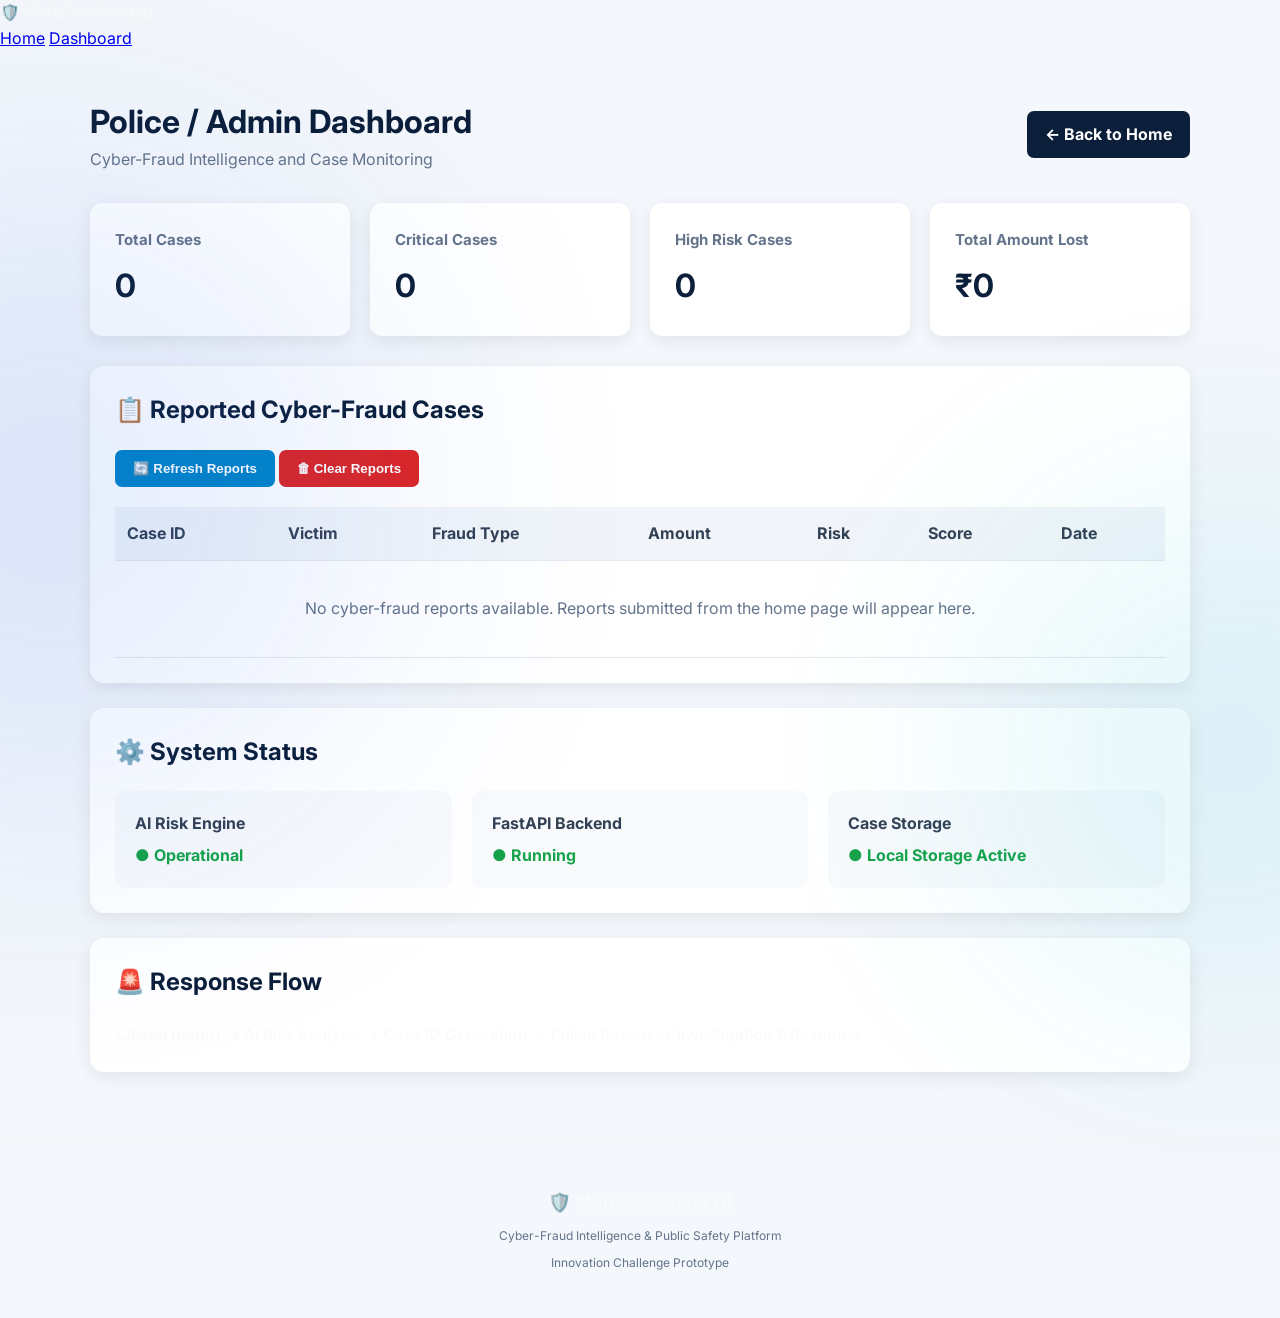
<file: MahaSuraksha_AI/frontend/admin.html>
<!DOCTYPE html>
<html lang="en">

<head>
    <meta charset="UTF-8">
    <meta name="viewport" content="width=device-width, initial-scale=1.0">

    <title>MahaSuraksha AI - Admin Dashboard</title>

    <link rel="stylesheet" href="style.css">

    <style>
        body {
            background: #f4f7fb;
        }

        .dashboard {
            padding: 45px 7%;
        }

        .dashboard-header {
            display: flex;
            justify-content: space-between;
            align-items: center;
            margin-bottom: 30px;
            gap: 20px;
        }

        .dashboard-header h1 {
            color: #0b1f3a;
        }

        .dashboard-header p {
            color: #64748b;
        }

        .back-btn,
        .refresh-btn,
        .clear-btn {
            border: none;
            padding: 11px 18px;
            border-radius: 7px;
            cursor: pointer;
            font-weight: bold;
            text-decoration: none;
        }

        .back-btn {
            background: #0b1f3a;
            color: white;
        }

        .refresh-btn {
            background: #0284c7;
            color: white;
        }

        .clear-btn {
            background: #dc2626;
            color: white;
        }

        .stats {
            display: grid;
            grid-template-columns: repeat(4, 1fr);
            gap: 20px;
            margin-bottom: 30px;
        }

        .stat-card {
            background: white;
            padding: 25px;
            border-radius: 12px;
            box-shadow: 0 5px 18px rgba(0, 0, 0, 0.08);
        }

        .stat-card h3 {
            color: #64748b;
            font-size: 15px;
        }

        .stat-card .number {
            font-size: 32px;
            font-weight: bold;
            color: #0b1f3a;
            margin-top: 8px;
        }

        .dashboard-card {
            background: white;
            padding: 25px;
            border-radius: 14px;
            box-shadow: 0 5px 18px rgba(0, 0, 0, 0.08);
            margin-bottom: 25px;
        }

        .dashboard-card h2 {
            color: #0b1f3a;
            margin-bottom: 20px;
        }

        .table-container {
            overflow-x: auto;
        }

        table {
            width: 100%;
            border-collapse: collapse;
        }

        th,
        td {
            padding: 14px 12px;
            text-align: left;
            border-bottom: 1px solid #e2e8f0;
        }

        th {
            background: #f1f5f9;
            color: #334155;
        }

        td {
            color: #475569;
        }

        .risk {
            display: inline-block;
            padding: 5px 10px;
            border-radius: 20px;
            font-size: 12px;
            font-weight: bold;
        }

        .critical {
            background: #fee2e2;
            color: #b91c1c;
        }

        .high {
            background: #ffedd5;
            color: #c2410c;
        }

        .medium {
            background: #fef3c7;
            color: #a16207;
        }

        .low {
            background: #dcfce7;
            color: #15803d;
        }

        .empty {
            text-align: center;
            padding: 35px;
            color: #64748b;
        }

        .status-box {
            display: grid;
            grid-template-columns: repeat(3, 1fr);
            gap: 20px;
        }

        .status-item {
            padding: 20px;
            background: #f8fafc;
            border-radius: 10px;
        }

        .status-item strong {
            display: block;
            margin-bottom: 6px;
            color: #334155;
        }

        .online {
            color: #16a34a;
            font-weight: bold;
        }

        @media (max-width: 900px) {

            .stats {
                grid-template-columns: repeat(2, 1fr);
            }

            .status-box {
                grid-template-columns: 1fr;
            }
        }

        @media (max-width: 600px) {

            .dashboard-header {
                flex-direction: column;
                align-items: flex-start;
            }

            .stats {
                grid-template-columns: 1fr;
            }
        }
    </style>

</head>

<body>

<header>

    <div class="logo">
        🛡️ MahaSuraksha AI
    </div>

    <nav>
        <a href="index.html">Home</a>
        <a href="admin.html">Dashboard</a>
    </nav>

</header>


<main class="dashboard">

    <div class="dashboard-header">

        <div>
            <h1>Police / Admin Dashboard</h1>
            <p>
                Cyber-Fraud Intelligence and Case Monitoring
            </p>
        </div>

        <a href="index.html" class="back-btn">
            ← Back to Home
        </a>

    </div>


    <!-- STATISTICS -->

    <section class="stats">

        <div class="stat-card">
            <h3>Total Cases</h3>
            <div class="number" id="totalCases">0</div>
        </div>

        <div class="stat-card">
            <h3>Critical Cases</h3>
            <div class="number" id="criticalCases">0</div>
        </div>

        <div class="stat-card">
            <h3>High Risk Cases</h3>
            <div class="number" id="highCases">0</div>
        </div>

        <div class="stat-card">
            <h3>Total Amount Lost</h3>
            <div class="number" id="totalAmount">₹0</div>
        </div>

    </section>


    <!-- CASE REPORTS -->

    <section class="dashboard-card">

        <h2>📋 Reported Cyber-Fraud Cases</h2>

        <div style="margin-bottom:20px;">

            <button
                class="refresh-btn"
                onclick="loadReports()">
                🔄 Refresh Reports
            </button>

            <button
                class="clear-btn"
                onclick="clearReports()">
                🗑 Clear Reports
            </button>

        </div>


        <div class="table-container">

            <table>

                <thead>

                    <tr>
                        <th>Case ID</th>
                        <th>Victim</th>
                        <th>Fraud Type</th>
                        <th>Amount</th>
                        <th>Risk</th>
                        <th>Score</th>
                        <th>Date</th>
                    </tr>

                </thead>

                <tbody id="reportsTable">

                </tbody>

            </table>

        </div>

    </section>


    <!-- SYSTEM STATUS -->

    <section class="dashboard-card">

        <h2>⚙️ System Status</h2>

        <div class="status-box">

            <div class="status-item">

                <strong>AI Risk Engine</strong>

                <span class="online">
                    ● Operational
                </span>

            </div>


            <div class="status-item">

                <strong>FastAPI Backend</strong>

                <span class="online">
                    ● Running
                </span>

            </div>


            <div class="status-item">

                <strong>Case Storage</strong>

                <span class="online">
                    ● Local Storage Active
                </span>

            </div>

        </div>

    </section>


    <!-- RESPONSE FLOW -->

    <section class="dashboard-card">

        <h2>🚨 Response Flow</h2>

        <p>
            Citizen Report → AI Risk Analysis →
            Case ID Generation → Police Review →
            Investigation & Response
        </p>

    </section>

</main>


<footer>

    <h3>🛡️ MahaSuraksha AI</h3>

    <p>
        Cyber-Fraud Intelligence & Public Safety Platform
    </p>

    <p>
        Innovation Challenge Prototype
    </p>

</footer>


<script>

function loadReports() {

    const reports =
        JSON.parse(
            localStorage.getItem("mahaSurakshaReports")
        ) || [];


    document.getElementById("totalCases").textContent =
        reports.length;


    let critical = 0;
    let high = 0;
    let totalAmount = 0;


    reports.forEach(report => {

        if (report.risk_level === "CRITICAL") {
            critical++;
        }

        if (report.risk_level === "HIGH") {
            high++;
        }

        totalAmount += Number(report.amount) || 0;

    });


    document.getElementById("criticalCases").textContent =
        critical;


    document.getElementById("highCases").textContent =
        high;


    document.getElementById("totalAmount").textContent =
        "₹" + totalAmount.toLocaleString("en-IN");


    const table =
        document.getElementById("reportsTable");


    table.innerHTML = "";


    if (reports.length === 0) {

        table.innerHTML = `
            <tr>
                <td colspan="7" class="empty">
                    No cyber-fraud reports available.
                    Reports submitted from the home page
                    will appear here.
                </td>
            </tr>
        `;

        return;
    }


    reports
        .slice()
        .reverse()
        .forEach(report => {

            let riskClass =
                report.risk_level.toLowerCase();


            const row = document.createElement("tr");


            row.innerHTML = `

                <td>${report.case_id}</td>

                <td>${report.victim_name}</td>

                <td>${report.fraud_type}</td>

                <td>
                    ₹${Number(report.amount).toLocaleString("en-IN")}
                </td>

                <td>
                    <span class="risk ${riskClass}">
                        ${report.risk_level}
                    </span>
                </td>

                <td>
                    ${report.risk_score}/100
                </td>

                <td>
                    ${report.date}
                </td>

            `;


            table.appendChild(row);

        });

}


function clearReports() {

    const confirmDelete =
        confirm(
            "Are you sure you want to clear all saved reports?"
        );


    if (confirmDelete) {

        localStorage.removeItem(
            "mahaSurakshaReports"
        );

        loadReports();

        alert("All reports have been cleared.");

    }

}


loadReports();

</script>

</body>

</html>
</file>
<file: style.css>
:root{--forest:#0b2e25;--forest2:#123f32;--green:#c8f36a;--paper:#f7f8f3;--ink:#122c24;--muted:#65736c;--line:#e3e8df;--white:#fff;--radius:24px}*{box-sizing:border-box}html{scroll-behavior:smooth;scroll-padding-top:90px}body{margin:0;background:var(--paper);color:var(--ink);font-family:'DM Sans',sans-serif;overflow-x:hidden}a{color:inherit;text-decoration:none}.ambient{position:absolute;border-radius:50%;filter:blur(2px);pointer-events:none;z-index:-1}.ambient-a{width:500px;height:500px;right:-180px;top:80px;background:radial-gradient(circle,#d9edbc80,transparent 68%)}.ambient-b{width:500px;height:500px;left:-260px;top:760px;background:radial-gradient(circle,#cbe7d580,transparent 70%)}.topbar{height:86px;padding:0 clamp(22px,6vw,92px);display:flex;align-items:center;justify-content:space-between;border-bottom:1px solid #e4e9e1;background:#f7f8f3e8;backdrop-filter:blur(18px);position:sticky;top:0;z-index:20}.brand{display:flex;align-items:center;gap:11px}.brand-symbol{width:42px;height:42px;border-radius:14px;background:var(--forest);color:white;display:grid;place-items:center;font:800 22px Manrope;position:relative}.brand-symbol span{color:var(--green);font-size:11px;position:absolute;right:6px;top:5px}.brand-copy{display:flex;flex-direction:column;gap:2px}.brand-copy b{font:800 17px Manrope;letter-spacing:-.7px}.brand-copy em{font-style:normal;color:#51803b}.brand-copy small{font-size:8px;letter-spacing:1.7px;color:#77837b;font-weight:700}.topbar nav{display:flex;gap:34px;color:#55635b;font-size:13px;font-weight:600}.topbar nav a:hover,.text-link:hover{color:#507a31}.nav-cta{border:1px solid #d9e1d6;padding:12px 17px;border-radius:12px;font-size:12px;font-weight:700;background:#fff}.nav-cta span{margin-left:15px;color:#648d3b}.menu-toggle{display:none}.hero{padding:82px clamp(22px,8vw,124px) 76px;display:grid;grid-template-columns:1.05fr .95fr;gap:30px;align-items:center;min-height:570px}.hero-copy{max-width:650px}.eyebrow{font-size:10px;font-weight:800;letter-spacing:1.8px;color:#a9d95e;display:flex;align-items:center;gap:9px}.pulse{height:7px;width:7px;background:#b7ed58;border-radius:50%;box-shadow:0 0 0 5px #b7ed5824}.hero h1{font:800 clamp(43px,5.4vw,75px)/1.08 Manrope,sans-serif;letter-spacing:-4px;margin:25px 0 22px;color:var(--forest)}.hero h1 span{color:#719c48}.hero-text{font-size:16px;line-height:1.8;color:#65736b;max-width:570px}.hero-actions{display:flex;align-items:center;gap:27px;margin-top:32px;flex-wrap:wrap}.button{display:inline-flex;align-items:center;gap:25px;border-radius:13px;padding:16px 20px;font-size:13px;font-weight:700}.button-primary{background:var(--forest);color:white;box-shadow:0 10px 25px #123f321c}.button-primary:hover{background:#1a513d;transform:translateY(-2px)}.button-primary span{color:var(--green);font-size:18px}.text-link{font-size:13px;font-weight:700;color:#526258}.text-link span{padding-left:8px}.hero-meta{display:flex;gap:12px;align-items:center;margin-top:46px}.meta-icon{height:36px;width:36px;border-radius:12px;background:#e7efd9;display:grid;place-items:center;color:#527a37}.hero-meta p{margin:0;display:flex;flex-direction:column;gap:4px}.hero-meta b{font-size:11px}.hero-meta p span{font-size:10px;color:#77847b}.hero-art{height:440px;position:relative;display:grid;place-items:center}.orbit{position:absolute;border:1px solid #d6e1d1;border-radius:50%;transform:rotate(-20deg)}.orbit-one{width:365px;height:365px}.orbit-two{width:285px;height:285px;border-style:dashed;border-color:#c8d9be;transform:rotate(30deg)}.orbit-three{width:435px;height:210px;border-color:#e1e7dc;transform:rotate(38deg)}.core{width:170px;height:170px;border-radius:50%;background:linear-gradient(145deg,#174c38,#08251d);box-shadow:0 24px 60px #123f3230,inset 0 0 0 9px #ffffff08;display:flex;flex-direction:column;align-items:center;justify-content:center;color:white;z-index:2}.core-mark{font:800 47px Manrope;position:relative}.core-mark span{color:var(--green);font-size:17px;position:absolute;right:-12px;top:1px}.core b{font-size:10px;letter-spacing:1.7px;margin-top:7px}.core small{font-size:8px;letter-spacing:2px;color:#b8d0bf;margin-top:5px}.orbit-node{width:78px;height:78px;border-radius:23px;background:#fff;box-shadow:0 12px 32px #203c2c12;border:1px solid #e7ece3;display:flex;flex-direction:column;align-items:center;justify-content:center;gap:5px;position:absolute;z-index:3}.orbit-node span{font-size:25px;color:#4f8b43;font-weight:800}.orbit-node small{font-size:8px;font-weight:800;letter-spacing:1px;color:#718076}.node-agri{top:28px;left:46%}.node-safe{top:112px;right:2%}.node-health{bottom:61px;right:11%}.node-water{bottom:29px;left:26%}.node-career{top:124px;left:0}.art-caption{position:absolute;bottom:0;left:50%;transform:translateX(-50%);white-space:nowrap;font-size:9px;letter-spacing:1.8px;font-weight:800;color:#87938a;display:flex;align-items:center;gap:8px}.caption-dot{width:6px;height:6px;background:#8cb45e;border-radius:50%}.impact-strip{margin:0 clamp(22px,6vw,92px);padding:24px 34px;background:white;border:1px solid var(--line);border-radius:18px;display:grid;grid-template-columns:repeat(4,1fr);gap:20px;box-shadow:0 12px 40px #183c2810}.impact-strip div{display:flex;flex-direction:column;gap:7px;border-right:1px solid var(--line);padding-left:20px}.impact-strip div:first-child{padding-left:0}.impact-strip div:last-child{border:0}.impact-strip strong{font:800 19px Manrope;color:var(--forest);letter-spacing:-.5px}.impact-strip span{font-size:11px;color:#7b877f}.section-wrap{padding:110px clamp(22px,8vw,124px)}.section-head{display:flex;align-items:end;justify-content:space-between;gap:30px;margin-bottom:36px}.dark-eyebrow{color:#78994f}.section-head h2,.about h2{font:800 clamp(34px,4vw,49px)/1.15 Manrope;letter-spacing:-2px;margin:15px 0 0;color:var(--forest)}.section-head h2 span,.about h2 span{color:#719c48}.section-head>p{max-width:430px;font-size:13px;line-height:1.8;color:#718077;margin:0 0 3px}.sector-grid{display:grid;grid-template-columns:repeat(3,minmax(0,1fr));gap:18px}.sector-card{min-height:300px;background:#fff;border:1px solid #e3e9df;border-radius:21px;padding:23px;display:flex;flex-direction:column;transition:transform .22s ease,box-shadow .22s ease,border-color .22s ease;position:relative;overflow:hidden}.sector-card:before{content:"";position:absolute;width:160px;height:160px;border-radius:50%;right:-65px;top:95px;background:var(--tint);opacity:.55;transition:transform .3s}.sector-card:hover{transform:translateY(-5px);box-shadow:0 22px 45px #183c2814;border-color:#cfdcc9}.sector-card:hover:before{transform:scale(1.35)}.agri{--tint:#e3f3ce;--accent:#5b8b36}.safety{--tint:#dce9f8;--accent:#527db3}.health{--tint:#f7e1dd;--accent:#bd746a}.water{--tint:#d8eff1;--accent:#418d9c}.career{--tint:#e7e0f7;--accent:#8571b7}.card-top{display:flex;align-items:center;justify-content:space-between;position:relative;z-index:1}.sector-number{font-size:9px;letter-spacing:1.5px;font-weight:800;color:#849087}.card-arrow{width:30px;height:30px;display:grid;place-items:center;border:1px solid #e5eae2;border-radius:10px;color:#7a887e}.sector-icon{width:55px;height:55px;border-radius:17px;background:var(--tint);display:grid;place-items:center;font-size:25px;margin:22px 0 17px;position:relative;z-index:1}.sector-card h3{font:800 19px Manrope;letter-spacing:-.6px;margin:0 0 10px;position:relative;z-index:1}.sector-card>p{font-size:12px;line-height:1.75;color:#748078;margin:0 0 17px;max-width:340px;position:relative;z-index:1}.card-tags{display:flex;gap:7px;flex-wrap:wrap;margin-bottom:22px;position:relative;z-index:1}.card-tags span{font-size:9px;font-weight:700;color:#65746a;background:#f5f7f2;border:1px solid #e9ede6;padding:6px 8px;border-radius:7px}.card-bottom{border-top:1px solid #edf0e9;padding-top:15px;margin-top:auto;display:flex;justify-content:space-between;align-items:center;font-size:11px;font-weight:800;position:relative;z-index:1}.card-bottom b{font-size:17px;color:var(--accent)}.ecosystem-card{border-radius:21px;padding:28px;background:var(--forest);color:white;position:relative;overflow:hidden;min-height:300px}.ecosystem-card:after{content:"";position:absolute;width:240px;height:240px;border:1px solid #ffffff1a;border-radius:50%;right:-80px;bottom:-115px;box-shadow:0 0 0 24px #ffffff05,0 0 0 50px #ffffff04}.ecosystem-orb{width:42px;height:42px;border-radius:14px;background:#ffffff12;display:grid;place-items:center;color:var(--green);font-size:24px;margin-bottom:24px}.ecosystem-card .eyebrow{font-size:8px}.ecosystem-card h3{font:800 22px/1.3 Manrope;letter-spacing:-.8px;margin:13px 0}.ecosystem-card p{font-size:11px;line-height:1.8;color:#b9c9bf;max-width:290px}.ecosystem-card>a{display:inline-flex;gap:20px;margin-top:10px;font-size:11px;font-weight:800;color:var(--green)}.mission{background:#0b2e25;color:white;padding:75px clamp(22px,8vw,124px);position:relative;overflow:hidden}.mission:after{content:"";position:absolute;width:480px;height:480px;right:-120px;top:-200px;border:1px solid #ffffff12;border-radius:50%;box-shadow:0 0 0 35px #ffffff04,0 0 0 80px #ffffff03}.mission-inner{display:grid;grid-template-columns:90px 1fr 180px;gap:32px;align-items:center;max-width:1250px;margin:auto;position:relative;z-index:1}.mission-mark{width:74px;height:74px;border-radius:24px;background:#ffffff0b;border:1px solid #ffffff15;display:grid;place-items:center;font:800 38px Manrope;position:relative}.mission-mark span{position:absolute;right:8px;top:8px;color:var(--green);font-size:14px}.mission h2{font:800 clamp(32px,4vw,46px)/1.17 Manrope;letter-spacing:-1.7px;margin:17px 0}.mission h2 span{color:var(--green)}.mission p{font-size:13px;line-height:1.9;color:#bdcdc3;max-width:690px;margin:0}.mission-side{border-left:1px solid #ffffff20;padding-left:28px;display:flex;flex-direction:column;gap:12px}.mission-line{height:3px;width:40px;background:var(--green);border-radius:3px}.mission-side strong{font:800 18px Manrope}.mission-side span{font-size:10px;line-height:1.8;color:#b9c9bf}.about{display:grid;grid-template-columns:1fr 1fr;gap:65px;align-items:start}.about-copy>p{font-size:13px;line-height:1.9;color:#6f7c73;margin:0 0 20px}.about-copy .note{background:#eef2e9;border-left:3px solid #8cae61;border-radius:0 12px 12px 0;padding:17px 19px;font-size:11px}.note b{color:#344e39}footer{padding:26px clamp(22px,6vw,92px);border-top:1px solid #e1e7de;display:flex;align-items:center;justify-content:space-between;gap:20px}footer>span{font-size:10px;color:#7d887f}footer>a:last-child{font-size:11px;font-weight:800;color:#526f43}.footer-brand .brand-symbol{width:36px;height:36px;border-radius:12px;font-size:18px}.footer-brand .brand-copy b{font-size:14px}.footer-brand .brand-copy small{font-size:7px}@media(max-width:1050px){.hero{padding-top:65px;grid-template-columns:1fr 0.85fr}.hero-art{transform:scale(.86)}.sector-grid{grid-template-columns:repeat(2,minmax(0,1fr))}.ecosystem-card{min-height:280px}.mission-inner{grid-template-columns:70px 1fr}.mission-side{grid-column:2;border:0;padding:0;flex-direction:row;align-items:center}.mission-side span{margin-left:4px}}@media(max-width:720px){.topbar{height:72px;padding:0 20px}.brand-symbol{width:38px;height:38px}.brand-copy b{font-size:15px}.topbar nav{display:none;position:absolute;top:71px;left:0;right:0;background:#f7f8f3;padding:20px;flex-direction:column;gap:20px;border-bottom:1px solid var(--line)}.topbar nav.open{display:flex}.nav-cta{display:none}.menu-toggle{display:block;border:1px solid var(--line);border-radius:10px;background:white;padding:9px 12px;color:var(--forest);font-size:18px}.hero{padding:58px 22px 40px;display:block}.hero h1{font-size:47px;letter-spacing:-2.8px}.hero-text{font-size:14px}.hero-art{height:340px;transform:scale(.8);transform-origin:top center;margin:26px -20px -30px}.orbit-one{width:320px;height:320px}.orbit-two{width:250px;height:250px}.orbit-three{width:370px;height:180px}.impact-strip{margin:0 18px;padding:21px;grid-template-columns:1fr 1fr;gap:22px}.impact-strip div{padding:0;border:0}.impact-strip strong{font-size:17px}.section-wrap{padding:75px 20px}.section-head{display:block}.section-head h2,.about h2{font-size:37px}.section-head>p{margin-top:18px}.sector-grid{grid-template-columns:1fr}.sector-card{min-height:285px}.ecosystem-card{min-height:270px}.mission{padding:60px 22px}.mission-inner{grid-template-columns:1fr;gap:20px}.mission-mark{width:58px;height:58px;border-radius:18px;font-size:30px}.mission h2{font-size:36px}.mission-side{grid-column:auto;margin-top:8px}.about{grid-template-columns:1fr;gap:25px;padding-top:70px;padding-bottom:70px}footer{padding:23px 20px;flex-wrap:wrap}footer>span{order:3;width:100%}}@media(prefers-reduced-motion:reduce){*,*:before,*:after{scroll-behavior:auto!important;transition:none!important;animation:none!important}}
</file>
<file: JeevanSetu_AI/frontend/style.css>
* {
    margin: 0;
    padding: 0;
    box-sizing: border-box;
}

html {
    scroll-behavior: smooth;
}

body {
    font-family: "Inter", Arial, sans-serif;
    background: #06111a;
    color: #f8fafc;
    line-height: 1.6;
    overflow-x: hidden;
}

body::before {
    content: "";
    position: fixed;
    width: 600px;
    height: 600px;
    left: -250px;
    top: 180px;
    background: #06b6d4;
    opacity: .10;
    filter: blur(140px);
    border-radius: 50%;
    pointer-events: none;
}

body::after {
    content: "";
    position: fixed;
    width: 500px;
    height: 500px;
    right: -220px;
    top: 450px;
    background: #14b8a6;
    opacity: .09;
    filter: blur(130px);
    border-radius: 50%;
    pointer-events: none;
}

.background {
    position: fixed;
    inset: 0;
    background-image:
        linear-gradient(rgba(255,255,255,.025) 1px, transparent 1px),
        linear-gradient(90deg, rgba(255,255,255,.025) 1px, transparent 1px);
    background-size: 55px 55px;
    pointer-events: none;
    z-index: -1;
}


/* ================= NAVBAR ================= */

.navbar {
    height: 78px;
    padding: 0 7%;
    display: flex;
    align-items: center;
    justify-content: space-between;
    position: sticky;
    top: 0;
    z-index: 1000;
    background: rgba(6,17,26,.78);
    backdrop-filter: blur(20px);
    border-bottom: 1px solid rgba(255,255,255,.07);
}

.brand {
    display: flex;
    align-items: center;
    gap: 12px;
}

.brand-icon {
    width: 43px;
    height: 43px;
    display: grid;
    place-items: center;
    border-radius: 13px;
    background: linear-gradient(135deg,#0d9488,#06b6d4);
    box-shadow: 0 0 30px rgba(20,184,166,.30);
}

.brand strong {
    display: block;
    font-size: 17px;
}

.brand span {
    display: block;
    color: #64748b;
    font-size: 8px;
    letter-spacing: 2px;
}

.navbar nav {
    display: flex;
    gap: 28px;
}

.navbar nav a {
    color: #94a3b8;
    text-decoration: none;
    font-size: 13px;
    transition: .3s;
}

.navbar nav a:hover {
    color: #5eead4;
}

.dashboard-btn {
    padding: 11px 17px;
    color: white;
    text-decoration: none;
    font-size: 11px;
    font-weight: 700;
    border: 1px solid rgba(45,212,191,.35);
    border-radius: 8px;
    transition: .3s;
}

.dashboard-btn:hover {
    background: #0d9488;
    transform: translateY(-2px);
}


/* ================= HERO ================= */

.hero {
    min-height: 680px;
    padding: 90px 8%;
    display: grid;
    grid-template-columns: 1.1fr .9fr;
    align-items: center;
    gap: 50px;
}

.hero-content {
    animation: fadeUp .8s ease both;
}

.status-pill {
    display: inline-flex;
    align-items: center;
    gap: 9px;
    padding: 8px 14px;
    border: 1px solid rgba(45,212,191,.25);
    background: rgba(13,148,136,.08);
    border-radius: 50px;
    color: #5eead4;
    font-size: 9px;
    font-weight: 700;
    letter-spacing: 1.5px;
}

.pulse {
    width: 7px;
    height: 7px;
    border-radius: 50%;
    background: #22c55e;
    box-shadow: 0 0 12px #22c55e;
    animation: pulse 1.5s infinite;
}

.hero h1 {
    margin-top: 25px;
    max-width: 800px;
    font-size: clamp(48px,6.5vw,82px);
    line-height: 1;
    letter-spacing: -4px;
}

.hero h1 span,
.section-heading span,
.emergency-section span,
.cta span {
    color: #2dd4bf;
}

.hero p {
    max-width: 620px;
    margin-top: 25px;
    color: #94a3b8;
    font-size: 16px;
}

.hero-buttons {
    display: flex;
    gap: 14px;
    margin-top: 35px;
}

.primary-btn,
.secondary-btn {
    display: inline-flex;
    align-items: center;
    gap: 14px;
    padding: 14px 21px;
    border-radius: 9px;
    text-decoration: none;
    font-weight: 700;
    font-size: 12px;
    transition: .3s;
}

.primary-btn {
    color: white;
    background: linear-gradient(135deg,#0d9488,#06b6d4);
    box-shadow: 0 12px 35px rgba(20,184,166,.22);
}

.primary-btn:hover {
    transform: translateY(-4px);
    box-shadow: 0 18px 45px rgba(20,184,166,.3);
}

.secondary-btn {
    color: #cbd5e1;
    background: rgba(255,255,255,.03);
    border: 1px solid rgba(255,255,255,.1);
}

.secondary-btn:hover {
    background: rgba(255,255,255,.08);
    transform: translateY(-3px);
}

.hero-stats {
    display: flex;
    gap: 45px;
    margin-top: 55px;
}

.hero-stats strong {
    display: block;
    font-size: 20px;
}

.hero-stats span {
    color: #64748b;
    font-size: 9px;
    text-transform: uppercase;
    letter-spacing: 1px;
}


/* ================= HEALTH VISUAL ================= */

.health-visual {
    height: 470px;
    position: relative;
    display: grid;
    place-items: center;
}

.circle {
    position: absolute;
    border: 1px solid rgba(45,212,191,.12);
    border-radius: 50%;
}

.circle-one {
    width: 340px;
    height: 340px;
    animation: rotate 15s linear infinite;
}

.circle-two {
    width: 450px;
    height: 450px;
}

.health-core {
    width: 220px;
    height: 220px;
    display: grid;
    place-items: center;
    position: relative;
    border-radius: 50%;
    background: radial-gradient(
        circle,
        rgba(20,184,166,.20),
        rgba(6,17,26,0) 70%
    );
}

.heart {
    width: 115px;
    height: 115px;
    display: grid;
    place-items: center;
    border-radius: 35px;
    background: linear-gradient(145deg,#12363c,#07151d);
    border: 1px solid rgba(45,212,191,.3);
    font-size: 50px;
    box-shadow: 0 0 55px rgba(20,184,166,.18);
    animation: heartBeat 1.5s infinite;
}

.ecg {
    position: absolute;
    bottom: 30px;
    color: #2dd4bf;
    font-size: 13px;
    letter-spacing: 2px;
    opacity: .8;
}

.floating-card {
    position: absolute;
    display: flex;
    align-items: center;
    gap: 12px;
    padding: 13px 17px;
    background: rgba(10,30,38,.82);
    backdrop-filter: blur(15px);
    border: 1px solid rgba(255,255,255,.08);
    border-radius: 12px;
    box-shadow: 0 15px 40px rgba(0,0,0,.3);
}

.floating-card span {
    font-size: 21px;
}

.floating-card small {
    display: block;
    color: #64748b;
    font-size: 8px;
    letter-spacing: 1px;
}

.floating-card strong {
    display: block;
    color: #5eead4;
    font-size: 10px;
}

.card-one {
    top: 45px;
    right: 0;
    animation: float 4s ease-in-out infinite;
}

.card-two {
    bottom: 55px;
    left: 0;
    animation: float 4s 1s ease-in-out infinite;
}


/* ================= STATS ================= */

.stats-section {
    margin: 0 7%;
    padding: 28px 35px;
    display: grid;
    grid-template-columns: repeat(4,1fr);
    background: rgba(255,255,255,.035);
    border: 1px solid rgba(255,255,255,.07);
    border-radius: 15px;
}

.stat {
    text-align: center;
    border-right: 1px solid rgba(255,255,255,.08);
}

.stat:last-child {
    border-right: none;
}

.stat strong {
    display: block;
    font-size: 25px;
}

.stat span {
    color: #64748b;
    font-size: 9px;
    text-transform: uppercase;
    letter-spacing: 1px;
}


/* ================= SECTIONS ================= */

.section {
    padding: 120px 8%;
}

.section-heading {
    max-width: 720px;
    margin-bottom: 55px;
}

.mini-label {
    margin-bottom: 14px;
    color: #2dd4bf;
    font-size: 9px;
    font-weight: 800;
    letter-spacing: 2px;
}

.section-heading h2,
.emergency-section h2,
.cta h2 {
    font-size: clamp(35px,5vw,55px);
    line-height: 1.05;
    letter-spacing: -2px;
}

.section-heading p,
.emergency-section .section-heading p {
    margin-top: 18px;
    color: #64748b;
}


/* ================= SERVICES ================= */

.service-grid {
    display: grid;
    grid-template-columns: repeat(4,1fr);
    gap: 18px;
}

.service-card {
    min-height: 320px;
    padding: 27px;
    position: relative;
    overflow: hidden;
    border-radius: 17px;
    background: rgba(255,255,255,.035);
    border: 1px solid rgba(255,255,255,.07);
    transition: .4s;
}

.service-card:hover {
    transform: translateY(-9px);
    border-color: rgba(45,212,191,.35);
    background: rgba(45,212,191,.045);
    box-shadow: 0 20px 60px rgba(0,0,0,.25);
}

.service-card.featured {
    background: linear-gradient(
        145deg,
        rgba(20,184,166,.13),
        rgba(6,182,212,.04)
    );
}

.number {
    color: #334155;
    font-size: 11px;
    font-weight: 700;
}

.service-icon {
    margin-top: 35px;
    font-size: 36px;
}

.service-card h3 {
    margin-top: 18px;
    font-size: 18px;
}

.service-card p {
    margin-top: 10px;
    color: #64748b;
    font-size: 12px;
}

.bottom-line {
    position: absolute;
    left: 0;
    bottom: 0;
    width: 0;
    height: 2px;
    background: #2dd4bf;
    transition: .4s;
}

.service-card:hover .bottom-line {
    width: 100%;
}

.ai-meter {
    margin-top: 23px;
}

.ai-meter small {
    color: #64748b;
    font-size: 8px;
    letter-spacing: 1px;
}

.meter {
    height: 4px;
    margin-top: 9px;
    background: #172033;
    border-radius: 10px;
    overflow: hidden;
}

.meter div {
    width: 78%;
    height: 100%;
    background: linear-gradient(90deg,#0d9488,#2dd4bf);
    animation: scan 2s infinite alternate;
}

.ai-meter strong {
    display: block;
    margin-top: 7px;
    color: #5eead4;
    font-size: 8px;
}


/* ================= EMERGENCY ================= */

.emergency-section {
    padding: 120px 8%;
    background:
        radial-gradient(
            circle at 20% 50%,
            rgba(20,184,166,.12),
            transparent 35%
        ),
        #07141d;
}

.emergency-section .section-heading {
    max-width: 720px;
}

.emergency-layout {
    display: grid;
    grid-template-columns: .7fr 1.3fr;
    gap: 55px;
}

.emergency-info {
    padding-top: 20px;
}

.emergency-icon {
    width: 65px;
    height: 65px;
    display: grid;
    place-items: center;
    border-radius: 18px;
    background: rgba(20,184,166,.10);
    border: 1px solid rgba(45,212,191,.2);
    font-size: 28px;
}

.emergency-info h3 {
    margin-top: 25px;
    font-size: 27px;
}

.emergency-info > p {
    margin-top: 12px;
    color: #64748b;
    font-size: 14px;
}

.points {
    margin-top: 30px;
}

.points div {
    margin: 14px 0;
    color: #94a3b8;
    font-size: 12px;
}

.points span {
    color: #22c55e;
    margin-right: 9px;
}


/* ================= FORM ================= */

.emergency-card {
    padding: 35px;
    border-radius: 20px;
    background: rgba(255,255,255,.04);
    border: 1px solid rgba(255,255,255,.08);
    backdrop-filter: blur(20px);
}

.input-row {
    display: grid;
    grid-template-columns: 1fr 1fr;
    gap: 18px;
}

.input-box {
    margin-bottom: 20px;
}

.input-box label {
    display: block;
    margin-bottom: 8px;
    color: #cbd5e1;
    font-size: 11px;
    font-weight: 600;
}

.input-box input,
.input-box select,
.input-box textarea {
    width: 100%;
    padding: 13px 14px;
    color: white;
    background: rgba(0,0,0,.22);
    border: 1px solid rgba(255,255,255,.09);
    border-radius: 8px;
    outline: none;
    font-family: inherit;
    transition: .3s;
}

.input-box select option {
    background: #0b1c24;
    color: white;
}

.input-box textarea {
    resize: vertical;
}

.input-box input:focus,
.input-box select:focus,
.input-box textarea:focus {
    border-color: #2dd4bf;
    box-shadow: 0 0 0 3px rgba(45,212,191,.08);
}

.analyse-btn {
    width: 100%;
    padding: 15px;
    border: none;
    border-radius: 9px;
    cursor: pointer;
    color: white;
    font-family: inherit;
    font-weight: 700;
    background: linear-gradient(135deg,#0d9488,#06b6d4);
    display: flex;
    align-items: center;
    justify-content: space-between;
    transition: .3s;
}

.analyse-btn:hover {
    transform: translateY(-3px);
    box-shadow: 0 12px 35px rgba(20,184,166,.25);
}


/* ================= RESULT ================= */

.result-box {
    display: none;
    margin-top: 25px;
    padding: 22px;
    border: 1px solid rgba(45,212,191,.25);
    border-radius: 13px;
    background: rgba(20,184,166,.07);
}

.result-box.show {
    display: block;
    animation: fadeUp .5s ease;
}

.result-top {
    display: flex;
    justify-content: space-between;
    align-items: center;
}

.result-top small,
.result-details small {
    display: block;
    color: #64748b;
    font-size: 8px;
    letter-spacing: 1px;
}

.result-top h3 {
    margin-top: 5px;
    color: #5eead4;
    font-size: 25px;
}

.result-icon {
    font-size: 30px;
}

.result-details {
    display: grid;
    grid-template-columns: 1fr 1fr;
    gap: 15px;
    margin-top: 20px;
}

.result-details div {
    padding: 12px;
    background: rgba(0,0,0,.2);
    border-radius: 8px;
}

.result-details strong {
    display: block;
    margin-top: 5px;
    font-size: 13px;
}

#message {
    margin-top: 17px;
    color: #94a3b8;
    font-size: 12px;
}


/* ================= PROCESS ================= */

.process-section {
    background: #06111a;
}

.timeline {
    display: grid;
    grid-template-columns: repeat(4,1fr);
    gap: 25px;
}

.timeline-item {
    padding: 25px;
    border-left: 1px solid rgba(45,212,191,.22);
}

.timeline-number {
    color: #2dd4bf;
    font-size: 12px;
    font-weight: 800;
}

.timeline-item h3 {
    margin-top: 25px;
}

.timeline-item p {
    margin-top: 8px;
    color: #64748b;
    font-size: 12px;
}


/* ================= CTA ================= */

.cta {
    margin: 0 7% 80px;
    padding: 55px;
    display: flex;
    align-items: center;
    justify-content: space-between;
    gap: 30px;
    border-radius: 22px;
    background: linear-gradient(
        110deg,
        rgba(13,148,136,.18),
        rgba(6,182,212,.08)
    );
    border: 1px solid rgba(45,212,191,.15);
}

.cta p {
    margin-top: 12px;
    color: #64748b;
}


/* ================= FOOTER ================= */

footer {
    padding: 45px 8%;
    text-align: center;
    border-top: 1px solid rgba(255,255,255,.06);
}

.footer-brand {
    font-size: 20px;
    font-weight: 800;
}

footer p {
    margin-top: 8px;
    color: #64748b;
    font-size: 12px;
}

footer span {
    display: block;
    margin-top: 8px;
    color: #334155;
    font-size: 10px;
}


/* ================= ANIMATIONS ================= */

@keyframes fadeUp {

    from {
        opacity: 0;
        transform: translateY(25px);
    }

    to {
        opacity: 1;
        transform: translateY(0);
    }

}

@keyframes float {

    0%,100% {
        transform: translateY(0);
    }

    50% {
        transform: translateY(-12px);
    }

}

@keyframes rotate {

    from {
        transform: rotate(0deg);
    }

    to {
        transform: rotate(360deg);
    }

}

@keyframes pulse {

    0%,100% {
        transform: scale(1);
        opacity: 1;
    }

    50% {
        transform: scale(1.5);
        opacity: .5;
    }

}

@keyframes heartBeat {

    0%,100% {
        transform: scale(1);
    }

    15% {
        transform: scale(1.08);
    }

    30% {
        transform: scale(1);
    }

    45% {
        transform: scale(1.08);
    }

    60% {
        transform: scale(1);
    }

}

@keyframes scan {

    from {
        width: 45%;
    }

    to {
        width: 90%;
    }

}


/* ================= RESPONSIVE ================= */

@media(max-width:1000px) {

    .navbar nav {
        display: none;
    }

    .hero {
        grid-template-columns: 1fr;
        text-align: center;
    }

    .hero p {
        margin-left: auto;
        margin-right: auto;
    }

    .hero-buttons,
    .hero-stats {
        justify-content: center;
    }

    .service-grid {
        grid-template-columns: 1fr 1fr;
    }

    .emergency-layout {
        grid-template-columns: 1fr;
    }

    .timeline {
        grid-template-columns: 1fr 1fr;
    }

}

@media(max-width:650px) {

    .navbar {
        padding: 0 5%;
    }

    .dashboard-btn {
        display: none;
    }

    .hero {
        padding: 70px 6%;
    }

    .hero h1 {
        font-size: 48px;
        letter-spacing: -3px;
    }

    .hero-buttons {
        flex-direction: column;
    }

    .hero-stats {
        gap: 20px;
    }

    .health-visual {
        height: 390px;
    }

    .circle-one {
        width: 280px;
        height: 280px;
    }

    .circle-two {
        width: 340px;
        height: 340px;
    }

    .stats-section {
        margin: 0 5%;
        grid-template-columns: 1fr 1fr;
        gap: 25px;
    }

    .stat {
        border-right: none;
    }

    .section,
    .emergency-section {
        padding: 80px 6%;
    }

    .service-grid,
    .timeline {
        grid-template-columns: 1fr;
    }

    .input-row {
        grid-template-columns: 1fr;
    }

    .emergency-card {
        padding: 22px;
    }

    .cta {
        margin: 0 5% 60px;
        padding: 35px 25px;
        flex-direction: column;
        align-items: flex-start;
    }

}
</file>
<file: KrushiRakshak_AI/frontend/style.css>
@import url('https://fonts.googleapis.com/css2?family=DM+Sans:wght@400;500;600;700&family=Manrope:wght@400;500;600;700;800&display=swap');
:root{--forest:#173f30;--deep:#102f24;--green:#4f8b58;--lime:#c9e2a1;--paper:#f8f8f1;--cream:#eeefe4;--ink:#1b2c23;--muted:#68766b;--line:#e0e5d9;--white:#fff;--orange:#c27d4c;--shadow:0 16px 48px rgba(22,53,37,.08)}*{box-sizing:border-box}html{scroll-behavior:smooth;scroll-padding-top:90px}body{margin:0;background:var(--paper);color:var(--ink);font-family:'DM Sans',sans-serif;line-height:1.6}a{color:inherit;text-decoration:none}button,input,select,textarea{font:inherit}button,a,select{touch-action:manipulation}button:focus-visible,a:focus-visible,input:focus-visible,select:focus-visible,textarea:focus-visible{outline:3px solid #9acb7c;outline-offset:3px}.sr-only{position:absolute;width:1px;height:1px;padding:0;margin:-1px;overflow:hidden;clip:rect(0,0,0,0);white-space:nowrap;border:0}.topbar{height:82px;padding:0 6.2%;display:flex;align-items:center;gap:28px;background:#fff;border-bottom:1px solid #edf0e8;position:sticky;top:0;z-index:50}.brand{display:flex;align-items:center;gap:11px;white-space:nowrap}.brand-mark{width:42px;height:42px;display:grid;place-items:center;background:#e8f1de;border-radius:13px;font-size:22px}.brand b{display:block;font:800 17px Manrope,sans-serif;letter-spacing:-.6px;color:var(--forest)}.brand em{font-style:normal;color:var(--green)}.brand small{display:block;color:#849084;font-size:8px;font-weight:700;letter-spacing:1.45px;margin-top:2px}.topbar nav{display:flex;align-items:center;justify-content:center;gap:clamp(12px,2vw,29px);margin-left:auto}.topbar nav a{font-size:12px;font-weight:700;color:#5d6c60;transition:color .2s}.topbar nav a:hover{color:var(--green)}.language-picker select{border:1px solid var(--line);border-radius:9px;padding:9px 10px;background:#fff;color:var(--forest);font-weight:700;font-size:12px}.menu-toggle{display:none;border:0;background:transparent;font-size:23px;color:var(--forest)}.hero{min-height:535px;background:#f1f3e8;display:grid;grid-template-columns:1.02fr .98fr;padding:66px 9.2% 52px;overflow:hidden;position:relative}.hero-copy{align-self:center;z-index:2;max-width:570px}.eyebrow,.kicker{font-size:10px;font-weight:800;letter-spacing:1.65px;color:#6b8a61}.eyebrow{display:flex;align-items:center;gap:9px}.live-dot{height:7px;width:7px;border-radius:50%;background:#73a85e;box-shadow:0 0 0 4px #dce9cf}.hero h1,.section h2,.form-intro h2,.closing-cta h2{font:800 clamp(40px,5.1vw,67px)/1.08 Manrope,sans-serif;letter-spacing:-2.8px;color:var(--forest);margin:24px 0 19px}.hero h1 span,.section h2 span,.form-intro h2 span,.closing-cta h2 span{color:var(--green)}.hero-copy>p{max-width:430px;color:#637268;font-size:15px;line-height:1.9}.hero-actions{display:flex;align-items:center;gap:24px;margin-top:28px}.btn{border:0;border-radius:9px;padding:14px 19px;font-weight:700;font-size:12px;display:inline-flex;align-items:center;justify-content:center;gap:14px;cursor:pointer;transition:transform .2s,background .2s,box-shadow .2s}.btn:hover{transform:translateY(-2px)}.btn-primary{background:var(--forest);color:#fff;box-shadow:0 8px 18px #173f3020}.btn-primary:hover{background:#245b41;box-shadow:0 10px 24px #173f3026}.text-link{font-size:12px;font-weight:700;color:var(--forest)}.trust-row{display:flex;gap:22px;margin-top:34px;color:#6e7c6d;font-size:10px;font-weight:700}.trust-row>span:first-child{color:var(--green)}.hero-art{position:relative;min-height:400px;align-self:center;margin-left:15px;border-radius:46% 46% 17px 17px;background:linear-gradient(180deg,#dce8d2,#e8eddd 65%,#d3dfc7);overflow:hidden}.sun{position:absolute;right:21%;top:9%;height:100px;width:100px;background:#e8bd7b;border-radius:50%;opacity:.85}.field{position:absolute;left:-8%;width:120%;height:54%;border-radius:50% 50% 0 0;transform:rotate(-8deg)}.field-back{bottom:8%;background:#a8c29a}.field-mid{bottom:-3%;background:#739e6a;transform:rotate(9deg);height:43%}.field-front{bottom:-17%;background:#3c704b;height:44%;transform:rotate(-6deg)}.plant{position:absolute;z-index:2;font-size:90px;filter:drop-shadow(0 10px 6px #214a2822)}.plant-one{left:26%;bottom:15%;transform:rotate(-10deg)}.plant-two{right:18%;bottom:11%;font-size:76px;transform:rotate(12deg)}.floating-card{position:absolute;z-index:4;left:5%;top:21%;background:#fff;padding:13px 16px;border-radius:12px;box-shadow:var(--shadow);display:flex;align-items:center;gap:12px}.float-icon{width:32px;height:32px;background:#eaf3df;border-radius:9px;display:grid;place-items:center;color:#57854e}.floating-card b,.floating-card small{display:block}.floating-card b{font:700 11px Manrope;color:var(--forest)}.floating-card small{font-size:9px;color:#849084;margin-top:2px}.hero-stamp{position:absolute;z-index:3;right:7%;top:37%;font:800 9px/1.5 Manrope;letter-spacing:1.5px;color:#fff;border:1px solid #ffffff88;padding:10px;border-radius:50%;text-align:center;transform:rotate(12deg)}.quick-stats{display:grid;grid-template-columns:repeat(4,1fr);padding:22px 9.2%;background:#fff;border-bottom:1px solid #edf0e8}.quick-stats>div{display:flex;align-items:center;gap:10px;padding:6px 18px;border-right:1px solid var(--line)}.quick-stats>div:first-child{padding-left:0}.quick-stats>div:last-child{border:0}.stat-icon{font-size:19px}.quick-stats b{font:800 11px Manrope;color:#8e9b8c}.quick-stats div>span:last-child{font-size:11px;font-weight:700;color:#415649}.section{padding:92px 9.2%}.intro{display:grid;grid-template-columns:1fr .8fr;gap:9%;align-items:center}.section h2,.form-intro h2{font-size:42px;letter-spacing:-1.7px;margin:16px 0 0}.intro-text>p,.form-intro>p{font-size:14px;color:var(--muted);line-height:1.9;margin:0 0 23px}.note{display:flex;gap:12px;padding:16px;background:#edf2e5;border-radius:10px;color:#53734e}.note>span{font-size:18px}.note p{margin:0;font-size:11px;line-height:1.8;color:#60735c}.tools-grid{padding:0 9.2% 84px;display:grid;grid-template-columns:repeat(3,1fr);gap:17px}.tool-card{border-radius:15px;background:#fff;border:1px solid var(--line);padding:24px;transition:transform .2s,box-shadow .2s}.tool-card:hover{transform:translateY(-5px);box-shadow:var(--shadow)}.tool-top{display:flex;justify-content:space-between;align-items:center}.tool-number{font-size:9px;font-weight:800;letter-spacing:1px;color:#879588}.round-arrow{height:32px;width:32px;display:grid;place-items:center;border:1px solid var(--line);border-radius:50%;color:var(--forest)}.tool-illustration{height:120px;display:grid;place-items:center;font-size:56px;margin:14px 0 12px;border-radius:12px}.crop-illustration{background:#edf3e4}.disease-illustration{background:#f3eee3}.water-illustration{background:#e9f2f0}.tool-card h3{font:800 17px Manrope;color:var(--forest);letter-spacing:-.4px;margin:10px 0}.tool-card p{font-size:12px;line-height:1.8;color:var(--muted);min-height:65px;margin:0 0 18px}.card-link{font-size:11px;font-weight:800;color:var(--green)}.form-section{padding-top:70px;display:grid;grid-template-columns:.72fr 1.28fr;gap:7%;align-items:start}.form-section.reverse{background:#f0f2e8;grid-template-columns:.72fr 1.28fr}.form-intro{position:sticky;top:120px}.form-intro h2{font-size:43px;margin-bottom:18px}.form-intro>p{margin-top:20px}.step-list{display:grid;gap:18px;margin-top:30px}.step-list>div{display:flex;gap:13px;align-items:center}.step-list i{height:34px;width:34px;border-radius:50%;background:#e5eedb;color:var(--green);font-style:normal;font-weight:800;font-size:12px;display:grid;place-items:center}.step-list b,.step-list small{display:block}.step-list b{font-size:12px;color:var(--forest)}.step-list small{font-size:10px;color:#879286;margin-top:2px}.form-card{background:#fff;border:1px solid var(--line);border-radius:16px;padding:28px;box-shadow:0 10px 34px #1b40240a}.form-card-head{display:flex;align-items:center;justify-content:space-between;padding-bottom:20px;border-bottom:1px solid #edf0e8;margin-bottom:22px}.form-card-head .kicker{font-size:9px}.form-card-head h3{font:800 21px Manrope;letter-spacing:-.5px;color:var(--forest);margin:5px 0 0}.required-label{font-size:10px;color:#859183}.required-label:first-letter{color:#bd6845}.form-grid{display:grid;grid-template-columns:1fr 1fr;gap:18px 15px}.form-grid>label,.area-field>label{display:flex;flex-direction:column;gap:7px;min-width:0}.form-grid label>span,.form-grid legend{font-size:11px;font-weight:700;color:#3c5142}.form-grid input,.form-grid select,.form-grid textarea{width:100%;border:1px solid #dfe5da;border-radius:8px;background:#fcfdf9;padding:12px;color:#33473a;font-size:12px;min-height:43px}.form-grid input::placeholder,.form-grid textarea::placeholder{color:#a1aaa0}.form-grid textarea{resize:vertical}.full-width{grid-column:1/-1}.area-field{display:grid;grid-template-columns:1fr 100px;gap:9px}.symptom-field{border:1px solid #e0e6dc;border-radius:9px;padding:13px;display:grid;grid-template-columns:1fr 1fr;gap:11px}.symptom-field legend{padding:0 5px}.check-option{display:flex;align-items:center;gap:8px;font-size:11px;color:#5d6e60}.check-option input{width:15px;height:15px;min-height:0;accent-color:var(--green)}.form-footer{border-top:1px solid #edf0e8;padding-top:20px;margin-top:24px;display:flex;justify-content:space-between;align-items:center;gap:16px}.form-footer p{font-size:10px;line-height:1.6;color:#8a9588;max-width:210px;margin:0}.form-footer .btn{white-space:nowrap}.form-status{font-size:12px;color:#50764b;margin-top:13px;line-height:1.6}.form-status.error{color:#a34431}.safety-note,.water-callout{display:flex;gap:12px;align-items:flex-start;background:#e8efe0;border-radius:10px;padding:16px;color:#5b7c4e;margin-top:28px}.safety-note>span,.water-callout>span{font-size:20px}.safety-note b{font-size:12px;color:var(--forest)}.safety-note p,.water-callout p{font-size:11px;line-height:1.7;color:#687b61;margin:4px 0 0}.water-callout{background:#e7f0ee}.advisory-section{background:#fff}.advisory-head{display:flex;align-items:end;justify-content:space-between;gap:20px;margin-bottom:30px}.advisory-head h2{margin-bottom:0}.search-wrap{position:relative;max-width:270px;width:100%}.search-wrap input{width:100%;border:1px solid var(--line);border-radius:9px;padding:13px 38px 13px 14px;font-size:11px;background:#fcfdf9}.search-wrap>span{position:absolute;right:14px;top:8px;font-size:24px;color:#789078}.advisory-grid{display:grid;grid-template-columns:repeat(4,1fr);gap:14px}.advisory-card{border:1px solid var(--line);border-radius:13px;padding:20px;min-width:0}.advisory-card>span{font-size:9px;font-weight:800;letter-spacing:1px;color:#839183}.advisory-card>div{font-size:30px;margin:17px 0}.advisory-card h3{font:800 14px Manrope;color:var(--forest);margin:0 0 9px}.advisory-card p{font-size:11px;color:var(--muted);line-height:1.8;margin:0 0 16px}.sample-tag{display:inline-block;font-size:8px!important;letter-spacing:.7px;background:#f0f3e9;padding:5px 7px;border-radius:5px;color:#6c8561!important;font-weight:800}.advisory-disclaimer{font-size:10px;color:#8a9688;margin-top:23px}.reports-section{padding-top:84px;padding-bottom:88px}.reports-heading{display:flex;align-items:center;justify-content:space-between}.reports-heading h2{margin:12px 0 6px}.reports-heading p{margin:0;color:var(--muted);font-size:12px}.btn-outline{background:transparent;border:1px solid #d4ded0;color:var(--forest)}.report-count{margin-top:29px;background:#edf2e7;border-radius:12px;padding:16px 19px;display:flex;align-items:center;justify-content:space-between}.report-count>div{display:flex;align-items:center;gap:13px}.count-icon{height:39px;width:39px;background:#fff;border-radius:10px;display:grid;place-items:center;font-size:19px;color:var(--green)}.report-count b,.report-count small{display:block}.report-count b{font:800 21px Manrope;color:var(--forest)}.report-count small{font-size:10px;color:#7e8b7b}.session-pill{font-size:10px;color:#5e7859;display:flex;align-items:center;gap:7px}.session-pill i{height:6px;width:6px;border-radius:50%;background:#75a35d}.reports-list{margin-top:15px;border:1px solid var(--line);border-radius:12px;background:#fff;overflow:hidden}.empty-state,.loading-line{padding:35px 20px;text-align:center;color:#859184;font-size:12px}.empty-state b{display:block;color:var(--forest);font:800 14px Manrope;margin-bottom:5px}.report-row{display:grid;grid-template-columns:1fr 120px 130px auto;align-items:center;gap:12px;padding:15px 18px;border-bottom:1px solid #edf0e8}.report-row:last-child{border-bottom:0}.report-main{display:flex;gap:10px;align-items:center;min-width:0}.report-icon{width:36px;height:36px;flex:0 0 36px;display:grid;place-items:center;border-radius:9px;background:#edf3e5}.report-main b{display:block;font-size:12px;color:var(--forest);overflow-wrap:anywhere}.report-main small,.report-row>span{font-size:10px;color:#8a9588}.report-row .report-actions{display:flex;gap:7px;justify-content:end}.small-btn{border:1px solid #e0e6dc;background:#fff;color:#47664a;border-radius:7px;padding:7px 9px;font-size:10px;font-weight:700;cursor:pointer}.small-btn.delete{color:#a34b3b}.report-detail{margin-top:15px;padding:22px;background:#fff;border:1px solid var(--line);border-radius:12px;font-size:12px;line-height:1.8}.report-detail h3{font:800 17px Manrope;color:var(--forest);margin:0 0 10px}.result-list{padding-left:19px}.result-list li{margin:7px 0}.result-item{border-bottom:1px solid #edf0e8;padding:12px 0}.result-item:last-child{border:0}.result-item b{color:var(--forest)}.result-item p{margin:4px 0;color:#657366}.result-notice{background:#f2f4e9;padding:12px;border-radius:8px;color:#69765f;margin-top:14px}.closing-cta{background:var(--forest);color:#fff;text-align:center;padding:70px 20px 75px;position:relative;overflow:hidden}.closing-cta:before,.closing-cta:after{content:'';position:absolute;border:1px solid #ffffff15;border-radius:50%;width:300px;height:300px;top:-150px;left:-100px}.closing-cta:after{left:auto;right:-100px;top:auto;bottom:-200px;width:420px;height:420px}.closing-leaf{font-size:30px;color:#b4d293}.closing-cta .kicker{color:#b3ce9a}.closing-cta h2{color:#fff;font-size:43px;margin:14px 0}.closing-cta h2 span{color:#b9d99a}.closing-cta p{font-size:12px;color:#d0ddcf;margin-bottom:25px}.btn-light{background:#d6e8be;color:var(--forest)}.footer{padding:40px 9.2% 22px;background:#fff}.footer-brand{margin-bottom:12px}.footer>p{font-size:11px;color:#788579}.footer-links{display:flex;gap:18px;margin:17px 0}.footer-links a{font-size:10px;font-weight:700;color:#59715d}.footer-disclaimer{display:block;font-size:9px;color:#899388;max-width:800px;line-height:1.8}.footer-bottom{display:flex;justify-content:space-between;gap:15px;border-top:1px solid #edf0e8;margin-top:22px;padding-top:16px;font-size:9px;color:#8b9688}.toast{position:fixed;bottom:22px;left:50%;transform:translate(-50%,20px);background:var(--forest);color:#fff;padding:12px 18px;border-radius:9px;font-size:12px;box-shadow:var(--shadow);opacity:0;pointer-events:none;transition:.25s;z-index:100;max-width:90vw}.toast.show{opacity:1;transform:translate(-50%,0)}.toast.error{background:#963e2e}.loading{opacity:.7;pointer-events:none}.loading .btn{opacity:.7;cursor:wait}.no-results{grid-column:1/-1;color:#879184;font-size:12px;padding:20px}
@media(max-width:1100px){.topbar{padding:0 4%}.topbar nav{gap:12px}.topbar nav a{font-size:11px}.hero,.section{padding-left:6%;padding-right:6%}.tools-grid{padding-left:6%;padding-right:6%}.quick-stats{padding-left:6%;padding-right:6%}.form-section{gap:4%}.advisory-grid{grid-template-columns:repeat(2,1fr)}}
@media(max-width:820px){.topbar{height:72px;gap:12px}.menu-toggle{display:block;margin-left:auto}.topbar nav{display:none;position:absolute;left:0;right:0;top:72px;background:#fff;padding:18px 6%;border-bottom:1px solid var(--line);box-shadow:var(--shadow);align-items:stretch;flex-direction:column;gap:0}.topbar nav.open{display:flex}.topbar nav a{padding:12px 0;border-bottom:1px solid #f0f2ec}.topbar nav a:last-child{border:0}.language-picker{margin-left:0}.hero{grid-template-columns:1fr;padding-top:58px}.hero-copy{max-width:600px}.hero-art{min-height:310px;margin:35px 0 0 0}.quick-stats{grid-template-columns:repeat(2,1fr);gap:10px}.quick-stats>div{padding:8px 10px;border-right:0}.intro{grid-template-columns:1fr;gap:25px}.tools-grid{grid-template-columns:1fr;gap:12px}.tool-card{padding:20px}.tool-illustration{height:85px}.tool-card p{min-height:0}.form-section,.form-section.reverse{grid-template-columns:1fr;gap:28px}.form-intro{position:static}.form-intro h2{font-size:39px}.step-list{grid-template-columns:repeat(3,1fr);gap:8px}.step-list>div{align-items:flex-start}.step-list i{flex:0 0 30px;height:30px}.step-list b{font-size:10px}.step-list small{font-size:9px}.advisory-head{align-items:flex-start;flex-direction:column}.search-wrap{max-width:100%}.report-row{grid-template-columns:1fr auto;gap:8px}.report-row>span{display:none}.report-row .report-actions{grid-column:2;grid-row:1}.report-main{grid-row:1}.footer{padding-left:6%;padding-right:6%}}
@media(max-width:520px){.topbar{padding:0 16px}.brand-mark{width:36px;height:36px}.brand b{font-size:14px}.brand small{font-size:7px}.language-picker select{padding:8px 6px;font-size:10px}.hero{padding:42px 22px 34px}.hero h1{font-size:47px;letter-spacing:-2px}.hero-copy>p{font-size:13px}.hero-actions{align-items:flex-start;flex-direction:column;gap:15px}.trust-row{gap:10px;flex-wrap:wrap}.hero-art{min-height:260px}.plant-one{font-size:68px}.plant-two{font-size:59px}.floating-card{padding:10px;left:4%;top:16%}.hero-stamp{right:4%;font-size:7px}.quick-stats{padding:15px 12px}.quick-stats>div{gap:7px}.quick-stats div>span:last-child{font-size:10px}.section{padding:58px 20px}.section h2,.form-intro h2{font-size:35px;letter-spacing:-1.3px}.tools-grid{padding:0 20px 55px}.form-card{padding:18px}.form-grid{grid-template-columns:1fr;gap:15px}.full-width{grid-column:auto}.area-field{grid-template-columns:1fr 100px}.symptom-field{grid-template-columns:1fr}.form-footer{align-items:stretch;flex-direction:column}.form-footer p{max-width:none}.form-footer .btn{width:100%}.step-list{grid-template-columns:1fr;gap:12px}.step-list>div{align-items:center}.advisory-grid{grid-template-columns:1fr}.advisory-card{padding:18px}.advisory-card>div{margin:10px 0}.reports-heading{align-items:flex-start;gap:12px}.reports-heading h2{font-size:32px}.reports-heading .btn{padding:10px}.report-count{padding:13px;align-items:flex-start;gap:12px;flex-direction:column}.report-row{padding:12px;grid-template-columns:minmax(0,1fr) auto}.report-main b{font-size:11px}.report-row .report-actions{gap:4px}.small-btn{padding:7px}.closing-cta{padding:58px 20px}.closing-cta h2{font-size:36px}.footer-bottom{flex-direction:column;gap:7px}}
</file>
<file: MahaCareer_AI/frontend/style.css>
:root{--navy:#0b1f3a;--navy2:#13335c;--teal:#14b8a6;--teal-d:#0f766e;--bg:#f5f8fb;--card:#fff;--text:#12233b;--muted:#51627a;--line:#d8e1ec;--bad:#b42318;--r:12px}
*{box-sizing:border-box}html{scroll-behavior:smooth}
body{margin:0;font-family:"Segoe UI",system-ui,-apple-system,Roboto,Arial,sans-serif;background:var(--bg);color:var(--text);line-height:1.6}
.wrap{max-width:1080px;margin:0 auto;padding:0 20px}.narrow{max-width:760px}
.skip{position:absolute;left:-999px}.skip:focus{left:8px;top:8px;background:#fff;padding:8px;z-index:9}
.nav{background:var(--navy);position:sticky;top:0;z-index:5}.navin{display:flex;align-items:center;justify-content:space-between;min-height:60px}
.logo{color:#fff;font-weight:700;font-size:1.2rem;text-decoration:none}.logo b{color:var(--teal)}
nav a{color:#cfe0f3;text-decoration:none;margin-left:20px;padding:6px 2px;border-bottom:2px solid transparent}
nav a:hover,nav a.on{color:#fff;border-color:var(--teal)}.menu{display:none}
a:focus-visible,button:focus-visible,input:focus-visible,select:focus-visible,textarea:focus-visible{outline:3px solid var(--teal);outline-offset:2px}
.hero{background:linear-gradient(160deg,var(--navy),var(--navy2));color:#fff;padding:84px 0}
.hero h1{font-size:clamp(2rem,5vw,3.4rem);line-height:1.12;margin:0 0 16px;letter-spacing:-.02em}.hero p{max-width:560px;color:#d5e3f3;font-size:1.1rem}
.btn{display:inline-block;background:var(--teal);color:#042f2a;border:0;font:inherit;font-weight:700;padding:12px 24px;border-radius:10px;cursor:pointer;text-decoration:none}
.btn:hover{background:#2dd4bf}.btn:disabled{opacity:.6;cursor:not-allowed}.btn.ghost{background:transparent;border:1px solid var(--line);color:var(--text)}.btn.danger{background:transparent;border:1px solid var(--bad);color:var(--bad)}
h2{font-size:1.7rem;margin:40px 0 12px}h3{margin:20px 0 6px}.muted{color:var(--muted)}
.steps{list-style:none;padding:0;display:grid;grid-template-columns:repeat(auto-fit,minmax(220px,1fr));gap:16px;counter-reset:s}
.steps li{background:var(--card);border:1px solid var(--line);border-radius:var(--r);padding:18px;counter-increment:s}
.steps li:before{content:counter(s);display:inline-grid;place-items:center;width:28px;height:28px;border-radius:50%;background:var(--navy);color:#fff;font-weight:700;margin-bottom:8px}
.steps b,.steps span{display:block}.steps span{color:var(--muted);font-size:.95rem}
.card{background:var(--card);border:1px solid var(--line);border-radius:var(--r);padding:20px;box-shadow:0 1px 3px rgba(11,31,58,.06)}
.grid{display:grid;grid-template-columns:repeat(auto-fit,minmax(300px,1fr));gap:16px;margin-bottom:40px}
fieldset{border:0;padding:0;margin:0}legend{font-size:1.2rem;font-weight:700;margin-bottom:8px}
label{display:block;font-weight:600;margin:14px 0 2px}input,select,textarea{display:block;width:100%;font:inherit;padding:10px 12px;border:1px solid #9fb0c5;border-radius:8px;margin-top:4px;background:#fff;color:var(--text)}
input.bad,select.bad,textarea.bad{border-color:var(--bad)}.err{color:var(--bad);font-size:.9rem;display:block;min-height:0}
.grp{margin-top:14px}.gl{font-weight:600;display:block}.chips{display:flex;flex-wrap:wrap;gap:8px;margin-top:6px}
.chips label{margin:0;font-weight:500;border:1px solid #9fb0c5;border-radius:999px;padding:6px 14px;cursor:pointer;background:#fff;display:flex;gap:6px;align-items:center}
.chips input{width:auto;margin:0}.chips label:has(input:checked){background:var(--navy);color:#fff;border-color:var(--navy)}.chips label:has(input:focus-visible){outline:3px solid var(--teal)}
.row{display:flex;gap:10px;margin:24px 0 40px;justify-content:flex-end}
.bar{height:8px;background:var(--line);border-radius:8px;overflow:hidden}.bar i{display:block;height:100%;background:var(--teal);width:33%;transition:width .3s}
.alert{background:#fef3f2;border:1px solid #fda29b;color:var(--bad);padding:12px 16px;border-radius:8px;margin:12px 0}
#toast{position:fixed;right:16px;bottom:16px;z-index:9;display:flex;flex-direction:column;gap:8px}
#toast div{background:var(--navy);color:#fff;padding:10px 16px;border-radius:8px;border-left:4px solid var(--teal)}#toast .e{border-color:#f97066}
#loading{text-align:center;padding:80px 0}.spin{width:44px;height:44px;border:4px solid var(--line);border-top-color:var(--teal);border-radius:50%;margin:0 auto 12px;animation:r 1s linear infinite}
@keyframes r{to{transform:rotate(360deg)}}
.top{background:var(--navy);color:#fff;border-radius:var(--r);padding:28px;margin:28px 0 16px}.top h2{margin:4px 0 8px;color:#fff}
.score{display:flex;gap:16px;flex-wrap:wrap;margin-top:12px}.pill{background:rgba(255,255,255,.1);border-radius:10px;padding:10px 16px}.pill b{font-size:1.5rem;color:var(--teal);display:block}
.meter{height:8px;background:var(--line);border-radius:6px;overflow:hidden;margin:6px 0}.meter i{display:block;height:100%;background:var(--teal)}
ul.t{padding-left:20px;margin:6px 0}.tag{display:inline-block;background:#e6f7f5;color:var(--teal-d);border-radius:6px;padding:2px 10px;margin:2px;font-size:.9rem}
.note{background:#fff8e6;border:1px solid #f5d98b;border-radius:8px;padding:12px 16px;margin:16px 0}
.hist{display:flex;justify-content:space-between;gap:12px;align-items:center;flex-wrap:wrap;margin-bottom:10px}
footer{background:var(--navy);color:#a9bdd6;padding:20px 0;margin-top:40px;font-size:.9rem}
@media(max-width:700px){.menu{display:block;background:none;border:1px solid #4a6a92;color:#fff;border-radius:8px;padding:6px 12px}nav{display:none;position:absolute;top:60px;left:0;right:0;background:var(--navy);padding:8px 20px 16px}nav.open{display:block}nav a{display:block;margin:0;padding:10px 0}.hero{padding:56px 0}}
@media(prefers-reduced-motion:reduce){*{animation:none!important;transition:none!important;scroll-behavior:auto!important}}
</file>
<file: MahaSuraksha_AI/frontend/style.css>
@import url('https://fonts.googleapis.com/css2?family=Inter:wght@400;500;600;700;800&display=swap');

* {
    margin: 0;
    padding: 0;
    box-sizing: border-box;
}

html {
    scroll-behavior: smooth;
}

body {
    font-family: 'Inter', sans-serif;
    background: #050816;
    color: #f8fafc;
    line-height: 1.6;
    overflow-x: hidden;
}

body::before {
    content: "";
    position: fixed;
    width: 600px;
    height: 600px;
    left: -250px;
    top: 200px;
    background: #2563eb;
    opacity: 0.13;
    filter: blur(140px);
    border-radius: 50%;
    pointer-events: none;
}

body::after {
    content: "";
    position: fixed;
    width: 500px;
    height: 500px;
    right: -200px;
    top: 500px;
    background: #06b6d4;
    opacity: 0.10;
    filter: blur(130px);
    border-radius: 50%;
    pointer-events: none;
}

.background-grid {
    position: fixed;
    inset: 0;
    background-image:
        linear-gradient(rgba(255,255,255,.025) 1px, transparent 1px),
        linear-gradient(90deg, rgba(255,255,255,.025) 1px, transparent 1px);
    background-size: 55px 55px;
    pointer-events: none;
    z-index: -1;
}


/* NAVBAR */

.navbar {
    position: sticky;
    top: 0;
    z-index: 1000;
    height: 78px;
    padding: 0 7%;
    display: flex;
    align-items: center;
    justify-content: space-between;
    background: rgba(5, 8, 22, .72);
    backdrop-filter: blur(20px);
    border-bottom: 1px solid rgba(255,255,255,.07);
}

.brand {
    display: flex;
    align-items: center;
    gap: 12px;
}

.brand-icon {
    width: 42px;
    height: 42px;
    display: grid;
    place-items: center;
    border-radius: 12px;
    background: linear-gradient(135deg,#2563eb,#06b6d4);
    box-shadow: 0 0 30px rgba(37,99,235,.35);
}

.brand strong {
    display: block;
    font-size: 17px;
}

.brand span {
    display: block;
    color: #64748b;
    font-size: 9px;
    letter-spacing: 2px;
}

.navbar nav {
    display: flex;
    gap: 30px;
}

.navbar nav a {
    color: #94a3b8;
    text-decoration: none;
    font-size: 13px;
    transition: .3s;
}

.navbar nav a:hover {
    color: #38bdf8;
}

.dashboard-btn {
    text-decoration: none;
    color: white;
    font-size: 12px;
    font-weight: 700;
    padding: 11px 17px;
    border: 1px solid rgba(56,189,248,.4);
    border-radius: 8px;
    transition: .3s;
}

.dashboard-btn:hover {
    background: #0ea5e9;
    border-color: #0ea5e9;
    transform: translateY(-2px);
}


/* HERO */

.hero {
    min-height: 680px;
    padding: 90px 8%;
    display: grid;
    grid-template-columns: 1.1fr .9fr;
    align-items: center;
    gap: 50px;
    position: relative;
}

.hero-content {
    animation: fadeUp .9s ease both;
}

.status-pill {
    display: inline-flex;
    align-items: center;
    gap: 9px;
    padding: 8px 13px;
    border: 1px solid rgba(34,211,238,.25);
    background: rgba(8,47,73,.35);
    border-radius: 50px;
    color: #67e8f9;
    font-size: 10px;
    font-weight: 700;
    letter-spacing: 1.5px;
}

.pulse-dot {
    width: 7px;
    height: 7px;
    background: #22c55e;
    border-radius: 50%;
    box-shadow: 0 0 12px #22c55e;
    animation: pulse 1.5s infinite;
}

.hero h1 {
    margin-top: 24px;
    font-size: clamp(52px, 7vw, 88px);
    line-height: .98;
    letter-spacing: -4px;
    max-width: 800px;
}

.hero h1 span,
.section-heading span,
.report-heading span,
.cta-section span {
    color: #38bdf8;
}

.hero p {
    margin-top: 25px;
    max-width: 610px;
    color: #94a3b8;
    font-size: 17px;
}

.hero-buttons {
    display: flex;
    gap: 14px;
    margin-top: 35px;
}

.primary-btn,
.secondary-btn {
    display: inline-flex;
    align-items: center;
    gap: 15px;
    padding: 14px 21px;
    border-radius: 9px;
    text-decoration: none;
    font-weight: 700;
    font-size: 13px;
    transition: .3s;
}

.primary-btn {
    background: linear-gradient(135deg,#2563eb,#06b6d4);
    color: white;
    box-shadow: 0 10px 35px rgba(37,99,235,.3);
}

.primary-btn:hover {
    transform: translateY(-4px);
    box-shadow: 0 15px 45px rgba(6,182,212,.3);
}

.secondary-btn {
    color: #cbd5e1;
    border: 1px solid rgba(255,255,255,.1);
    background: rgba(255,255,255,.03);
}

.secondary-btn:hover {
    background: rgba(255,255,255,.08);
    transform: translateY(-3px);
}

.hero-trust {
    display: flex;
    gap: 45px;
    margin-top: 55px;
}

.hero-trust strong {
    display: block;
    font-size: 20px;
}

.hero-trust span {
    color: #64748b;
    font-size: 10px;
    text-transform: uppercase;
    letter-spacing: 1px;
}


/* HERO VISUAL */

.hero-visual {
    height: 470px;
    position: relative;
    display: grid;
    place-items: center;
}

.security-core {
    width: 210px;
    height: 210px;
    position: relative;
    display: grid;
    place-items: center;
    border-radius: 50%;
    background: radial-gradient(circle,rgba(14,165,233,.22),rgba(5,8,22,0) 70%);
}

.core-ring {
    position: absolute;
    inset: 0;
    border: 1px solid rgba(56,189,248,.45);
    border-radius: 50%;
    animation: rotate 10s linear infinite;
}

.core-ring::before {
    content: "";
    position: absolute;
    width: 12px;
    height: 12px;
    background: #38bdf8;
    border-radius: 50%;
    top: -6px;
    left: 50%;
    box-shadow: 0 0 25px #38bdf8;
}

.core-icon {
    width: 115px;
    height: 115px;
    display: grid;
    place-items: center;
    border-radius: 35px;
    font-size: 50px;
    background: linear-gradient(145deg,#102a56,#071326);
    border: 1px solid rgba(56,189,248,.35);
    box-shadow:
        0 0 60px rgba(14,165,233,.2),
        inset 0 0 30px rgba(56,189,248,.08);
    animation: float 3s ease-in-out infinite;
}

.orbit {
    position: absolute;
    border: 1px solid rgba(56,189,248,.10);
    border-radius: 50%;
}

.orbit-one {
    width: 350px;
    height: 350px;
}

.orbit-two {
    width: 450px;
    height: 450px;
    border-color: rgba(37,99,235,.08);
}

.floating-card {
    position: absolute;
    display: flex;
    gap: 12px;
    align-items: center;
    padding: 13px 17px;
    background: rgba(10,20,40,.8);
    backdrop-filter: blur(15px);
    border: 1px solid rgba(255,255,255,.08);
    border-radius: 12px;
    box-shadow: 0 15px 40px rgba(0,0,0,.3);
}

.floating-card span {
    font-size: 22px;
}

.floating-card small {
    display: block;
    color: #64748b;
    font-size: 8px;
    letter-spacing: 1px;
}

.floating-card strong {
    display: block;
    font-size: 10px;
    color: #67e8f9;
}

.card-top {
    top: 45px;
    right: 0;
    animation: float 4s ease-in-out infinite;
}

.card-bottom {
    bottom: 55px;
    left: 0;
    animation: float 4s 1s ease-in-out infinite;
}


/* STATS */

.stats-section {
    margin: 0 7%;
    padding: 28px 35px;
    display: grid;
    grid-template-columns: repeat(4,1fr);
    background: rgba(255,255,255,.035);
    border: 1px solid rgba(255,255,255,.07);
    border-radius: 15px;
}

.stat {
    text-align: center;
    border-right: 1px solid rgba(255,255,255,.08);
}

.stat:last-child {
    border-right: none;
}

.stat strong {
    display: block;
    color: #f8fafc;
    font-size: 25px;
}

.stat span {
    color: #64748b;
    font-size: 10px;
    text-transform: uppercase;
    letter-spacing: 1px;
}


/* GENERAL SECTION */

.section {
    padding: 120px 8%;
}

.section-heading {
    max-width: 700px;
    margin-bottom: 55px;
}

.mini-label {
    color: #38bdf8;
    font-size: 10px;
    font-weight: 800;
    letter-spacing: 2px;
    margin-bottom: 14px;
}

.section-heading h2,
.report-heading h2,
.cta-section h2 {
    font-size: clamp(35px,5vw,55px);
    line-height: 1.05;
    letter-spacing: -2px;
}

.section-heading p,
.report-heading p {
    margin-top: 18px;
    color: #64748b;
}


/* FEATURE CARDS */

.feature-grid {
    display: grid;
    grid-template-columns: repeat(4,1fr);
    gap: 18px;
}

.glass-card {
    position: relative;
    min-height: 310px;
    padding: 27px;
    border: 1px solid rgba(255,255,255,.07);
    border-radius: 17px;
    background: rgba(255,255,255,.035);
    overflow: hidden;
    transition: .4s;
}

.glass-card:hover {
    transform: translateY(-9px);
    border-color: rgba(56,189,248,.35);
    background: rgba(56,189,248,.05);
    box-shadow: 0 20px 60px rgba(0,0,0,.25);
}

.featured-card {
    background: linear-gradient(145deg,rgba(14,165,233,.12),rgba(37,99,235,.04));
}

.feature-number {
    color: #334155;
    font-size: 11px;
    font-weight: 700;
}

.feature-icon {
    margin-top: 35px;
    font-size: 35px;
}

.glass-card h3 {
    margin-top: 18px;
    font-size: 18px;
}

.glass-card p {
    margin-top: 10px;
    color: #64748b;
    font-size: 12px;
}

.card-line {
    position: absolute;
    bottom: 0;
    left: 0;
    width: 0;
    height: 2px;
    background: #38bdf8;
    transition: .4s;
}

.glass-card:hover .card-line {
    width: 100%;
}

.risk-preview {
    margin-top: 25px;
}

.risk-preview span,
.risk-preview strong {
    display: block;
    font-size: 8px;
    color: #64748b;
    letter-spacing: 1px;
}

.risk-preview strong {
    color: #38bdf8;
    margin-top: 7px;
}

.risk-bar {
    height: 4px;
    background: #172033;
    border-radius: 10px;
    margin-top: 9px;
    overflow: hidden;
}

.risk-bar div {
    width: 72%;
    height: 100%;
    background: linear-gradient(90deg,#2563eb,#22d3ee);
    animation: scan 2s infinite alternate;
}


/* REPORT */

.report-section {
    padding: 120px 8%;
    background:
        radial-gradient(circle at 20% 50%,rgba(37,99,235,.12),transparent 35%),
        #070b19;
}

.report-heading {
    max-width: 720px;
    margin-bottom: 50px;
}

.report-layout {
    display: grid;
    grid-template-columns: .7fr 1.3fr;
    gap: 55px;
    align-items: start;
}

.report-info {
    padding-top: 20px;
}

.security-badge {
    width: 65px;
    height: 65px;
    display: grid;
    place-items: center;
    border-radius: 18px;
    background: rgba(14,165,233,.1);
    border: 1px solid rgba(56,189,248,.2);
    font-size: 28px;
}

.report-info h3 {
    margin-top: 25px;
    font-size: 27px;
}

.report-info > p {
    margin-top: 12px;
    color: #64748b;
    font-size: 14px;
}

.security-points {
    margin-top: 30px;
}

.security-points div {
    margin: 14px 0;
    color: #94a3b8;
    font-size: 12px;
}

.security-points span {
    color: #22c55e;
    margin-right: 9px;
}

.report-card {
    padding: 35px;
    border-radius: 20px;
    background: rgba(255,255,255,.04);
    border: 1px solid rgba(255,255,255,.08);
    backdrop-filter: blur(20px);
}

.input-row {
    display: grid;
    grid-template-columns: 1fr 1fr;
    gap: 18px;
}

.input-box {
    margin-bottom: 20px;
}

.input-box label {
    display: block;
    margin-bottom: 8px;
    color: #cbd5e1;
    font-size: 11px;
    font-weight: 600;
}

.input-box input,
.input-box select,
.input-box textarea {
    width: 100%;
    padding: 13px 14px;
    color: white;
    background: rgba(0,0,0,.22);
    border: 1px solid rgba(255,255,255,.09);
    border-radius: 8px;
    outline: none;
    font-family: inherit;
    transition: .3s;
}

.input-box select option {
    background: #0b1224;
    color: white;
}

.input-box textarea {
    resize: vertical;
}

.input-box input:focus,
.input-box select:focus,
.input-box textarea:focus {
    border-color: #38bdf8;
    box-shadow: 0 0 0 3px rgba(56,189,248,.08);
}

.analyse-btn {
    width: 100%;
    border: none;
    padding: 15px;
    border-radius: 9px;
    cursor: pointer;
    color: white;
    font-family: inherit;
    font-weight: 700;
    background: linear-gradient(135deg,#2563eb,#06b6d4);
    display: flex;
    align-items: center;
    justify-content: space-between;
    transition: .3s;
}

.analyse-btn:hover {
    transform: translateY(-3px);
    box-shadow: 0 12px 35px rgba(14,165,233,.25);
}

.arrow {
    font-size: 20px;
}


/* RESULT */

.result-box {
    display: none;
    margin-top: 25px;
    padding: 22px;
    border: 1px solid rgba(56,189,248,.25);
    border-radius: 13px;
    background: rgba(14,165,233,.07);
}

.result-box.show {
    display: block;
    animation: fadeUp .5s ease;
}

.result-top {
    display: flex;
    justify-content: space-between;
    align-items: center;
}

.result-top small,
.result-details small {
    display: block;
    color: #64748b;
    font-size: 8px;
    letter-spacing: 1px;
}

.result-top h3 {
    margin-top: 5px;
    color: #67e8f9;
    font-size: 25px;
}

.result-shield {
    font-size: 30px;
}

.result-details {
    display: grid;
    grid-template-columns: 1fr 1fr;
    gap: 15px;
    margin-top: 20px;
}

.result-details div {
    padding: 12px;
    background: rgba(0,0,0,.2);
    border-radius: 8px;
}

.result-details strong {
    display: block;
    margin-top: 5px;
    font-size: 13px;
}

#riskMessage {
    margin-top: 17px;
    color: #94a3b8;
    font-size: 12px;
}


/* PROCESS */

.process-section {
    background: #050816;
}

.timeline {
    display: grid;
    grid-template-columns: repeat(4,1fr);
    gap: 25px;
}

.timeline-item {
    padding: 25px;
    border-left: 1px solid rgba(56,189,248,.2);
}

.timeline-number {
    color: #38bdf8;
    font-size: 12px;
    font-weight: 800;
}

.timeline-item h3 {
    margin-top: 25px;
}

.timeline-item p {
    margin-top: 8px;
    color: #64748b;
    font-size: 12px;
}


/* CTA */

.cta-section {
    margin: 0 7% 80px;
    padding: 55px;
    display: flex;
    align-items: center;
    justify-content: space-between;
    gap: 30px;
    border-radius: 22px;
    background:
        linear-gradient(110deg,rgba(37,99,235,.18),rgba(6,182,212,.08));
    border: 1px solid rgba(56,189,248,.15);
}

.cta-section p {
    margin-top: 12px;
    color: #64748b;
}


/* FOOTER */

footer {
    padding: 45px 8%;
    text-align: center;
    border-top: 1px solid rgba(255,255,255,.06);
}

.footer-brand {
    font-size: 20px;
    font-weight: 800;
}

footer p {
    margin-top: 8px;
    color: #64748b;
    font-size: 12px;
}

footer span {
    display: block;
    margin-top: 8px;
    color: #334155;
    font-size: 10px;
}


/* ANIMATIONS */

@keyframes fadeUp {

    from {
        opacity: 0;
        transform: translateY(25px);
    }

    to {
        opacity: 1;
        transform: translateY(0);
    }

}

@keyframes float {

    0%,100% {
        transform: translateY(0);
    }

    50% {
        transform: translateY(-12px);
    }

}

@keyframes rotate {

    from {
        transform: rotate(0deg);
    }

    to {
        transform: rotate(360deg);
    }

}

@keyframes pulse {

    0%,100% {
        transform: scale(1);
        opacity: 1;
    }

    50% {
        transform: scale(1.5);
        opacity: .5;
    }

}

@keyframes scan {

    from {
        width: 45%;
    }

    to {
        width: 90%;
    }

}


/* RESPONSIVE */

@media(max-width:1000px) {

    .navbar nav {
        display: none;
    }

    .hero {
        grid-template-columns: 1fr;
        text-align: center;
    }

    .hero p {
        margin-left: auto;
        margin-right: auto;
    }

    .hero-buttons,
    .hero-trust {
        justify-content: center;
    }

    .feature-grid {
        grid-template-columns: 1fr 1fr;
    }

    .report-layout {
        grid-template-columns: 1fr;
    }

    .timeline {
        grid-template-columns: 1fr 1fr;
    }

}

@media(max-width:650px) {

    .navbar {
        padding: 0 5%;
    }

    .dashboard-btn {
        display: none;
    }

    .hero {
        padding: 70px 6%;
    }

    .hero h1 {
        font-size: 50px;
        letter-spacing: -3px;
    }

    .hero-buttons {
        flex-direction: column;
    }

    .hero-trust {
        gap: 20px;
    }

    .hero-visual {
        height: 400px;
    }

    .orbit-one {
        width: 280px;
        height: 280px;
    }

    .orbit-two {
        width: 340px;
        height: 340px;
    }

    .stats-section {
        margin: 0 5%;
        grid-template-columns: 1fr 1fr;
        gap: 25px;
    }

    .stat {
        border-right: none;
    }

    .section,
    .report-section {
        padding: 80px 6%;
    }

    .feature-grid,
    .timeline {
        grid-template-columns: 1fr;
    }

    .input-row {
        grid-template-columns: 1fr;
    }

    .report-card {
        padding: 22px;
    }

    .cta-section {
        margin: 0 5% 60px;
        padding: 35px 25px;
        flex-direction: column;
        align-items: flex-start;
    }

}
</file>
